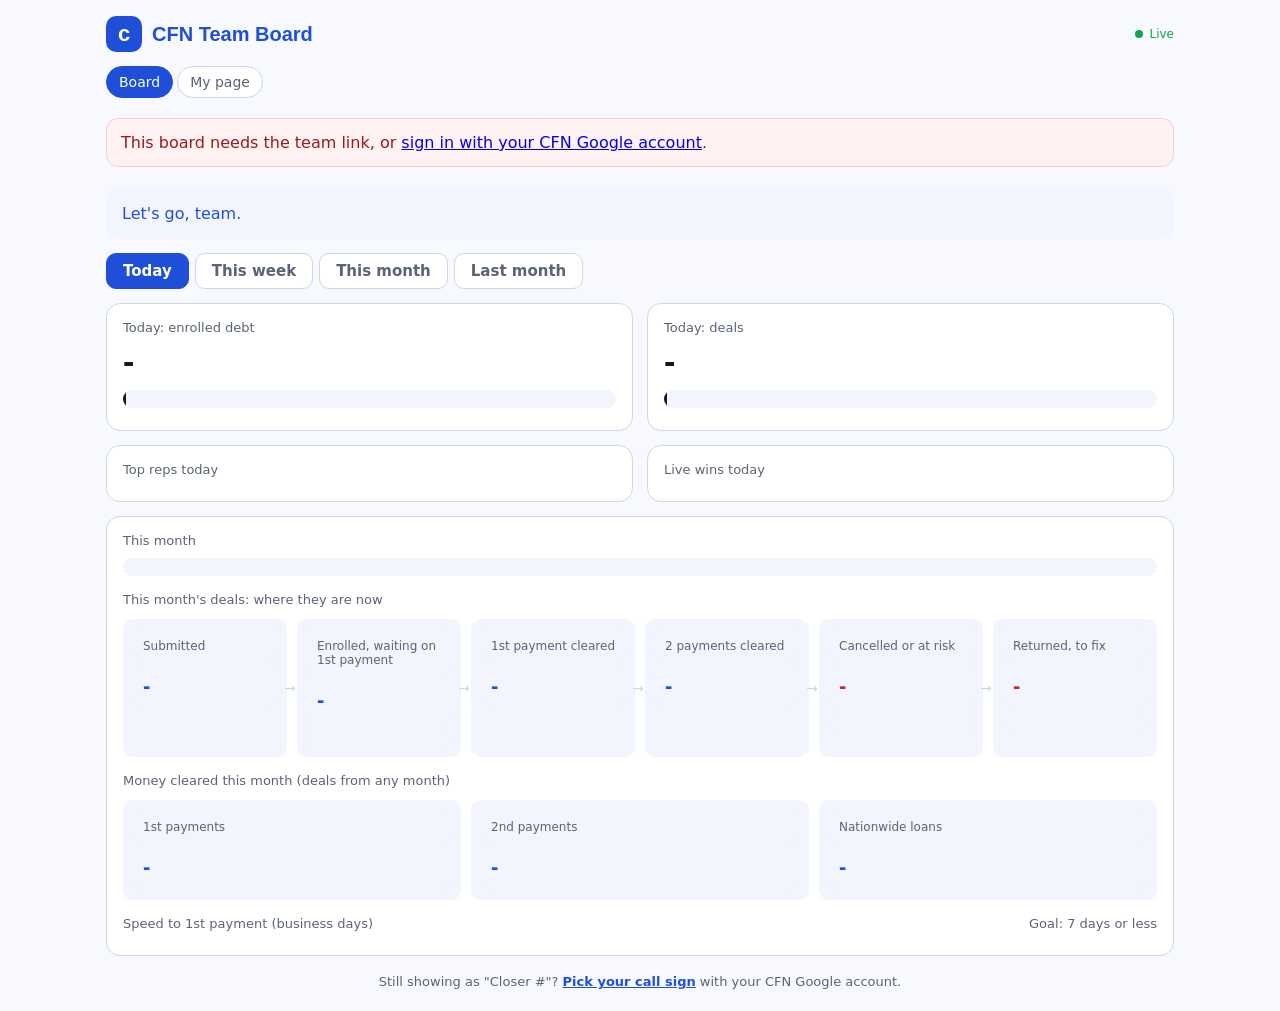
<file: index.html>
<!doctype html>
<html lang="en">
<head>
<meta charset="utf-8">
<meta name="viewport" content="width=device-width, initial-scale=1">
<meta name="robots" content="noindex, nofollow">
<meta name="referrer" content="no-referrer">
<meta http-equiv="Content-Security-Policy" content="default-src 'self'; script-src 'self' 'unsafe-inline'; style-src 'self' 'unsafe-inline' https://fonts.googleapis.com; font-src https://fonts.gstatic.com; img-src 'self' data:; connect-src https://bseyusrbjztybfgjfbja.supabase.co; worker-src blob:; base-uri 'none'; form-action 'none'; object-src 'none'">
<title>CFN Team Board</title>
<link rel="preconnect" href="https://fonts.googleapis.com">
<link rel="stylesheet" href="https://fonts.googleapis.com/css2?family=Inter:wght@400;500;700&family=Quicksand:wght@500;700&display=swap">
<link rel="icon" href="logo.svg" type="image/svg+xml">
<link rel="stylesheet" href="board.css?v=75b227b-1795117482">
<link rel="stylesheet" href="coach.css?v=75b227b-1795117482">
<script src="config.js?v=75b227b-1795117482"></script>
<script src="confetti.browser.js?v=75b227b-1795117482"></script>
<style>
/* Sales contest card: standings by call sign, a cut line, who is out greyed. */
.contest{margin-bottom:14px;border:2px solid var(--blue)}
.contest ol.leaders li.out{opacity:.45}
.contest ol.leaders li.won b{color:#16A34A}
.contest ol.leaders li.cutline{justify-content:center;border-bottom:2px dashed #B91C1C;color:#B91C1C;font-size:12px;font-weight:700;letter-spacing:.04em;text-transform:uppercase;padding:2px 0}
.contest .win{font-size:18px;font-weight:700;color:#16A34A;margin:6px 0}
.ctteams{display:flex;gap:10px;flex-wrap:wrap;margin:8px 0}
.ctteams div{flex:1;min-width:120px;background:var(--tint);border-radius:10px;padding:8px 10px}
.ctteams div.won{outline:2px solid #16A34A}
.ctteams .v{font-size:22px;font-weight:700;color:var(--blue);font-family:Quicksand,Inter,sans-serif}
body.tv .contest ol.leaders li{font-size:24px} body.tv .ctteams .v{font-size:34px} body.tv .contest .win{font-size:28px}
</style>
</head>
<body>
<div class="wrap">
  <header>
    <div class="brand"><div class="mark" aria-label="ChangeFN">c</div><div><h1>CFN Team Board</h1><div class="date" id="date"></div></div></div>
    <div class="hdr-right"><div class="live" id="live" aria-live="polite"><i></i><span>Live</span></div>
      <button class="signout tvhide" id="signout" hidden>Sign out</button></div>
  </header>
  <nav class="nav" id="nav"><a href="/" aria-current="page">Board</a><a href="/me">My page</a></nav>
  <div id="error" class="err" hidden></div>
  <div class="banner idle" id="banner" aria-live="polite"><span id="bannerText">Let's go, team.</span></div>

  <section class="card contest" id="contest" hidden aria-labelledby="ctTitle">
    <p class="label"><span id="ctTitle"></span><span id="ctLeft"></span></p>
    <div class="note" id="ctRule"></div>
    <div class="win" id="ctWin" hidden></div>
    <div class="ctteams" id="ctTeams" hidden></div>
    <ol class="leaders" id="ctRows"></ol>
    <div class="note" id="ctFoot"></div>
  </section>

  <div class="pswitch tabs" role="group" aria-label="Show the board for"><button data-p="day" aria-pressed="true">Today</button><button data-p="week" aria-pressed="false">This week</button><button data-p="month" aria-pressed="false">This month</button><button data-p="last_month" aria-pressed="false">Last month</button></div>

  <div class="grid">
    <section class="card" aria-labelledby="t-debt" id="cardDebt" data-set="day">
      <p class="label"><span id="t-debt">Today: enrolled debt</span><span id="debtGoal"></span></p>
      <div class="big num" id="debtBig">-</div><div class="sub" id="debtSub"></div>
      <div class="bar" role="img" id="debtBarWrap"><div class="fill" id="debtBar" style="width:0"></div><div class="pace" id="debtPace" title="Where we should be by now"></div></div>
      <div class="note" id="debtNote"></div>
    </section>
    <section class="card" aria-labelledby="t-deals" id="cardDeals" data-set="day">
      <p class="label"><span id="t-deals">Today: deals</span><span id="dealsGoal"></span></p>
      <div class="big num" id="dealsBig">-</div><div class="sub" id="dealsSub"></div>
      <div class="bar" role="img" id="dealsBarWrap"><div class="fill" id="dealsBar" style="width:0"></div><div class="pace" id="dealsPace" title="Where we should be by now"></div></div>
      <div class="note" id="dealsNote"></div>
    </section>
  </div>

  <div class="grid">
    <section class="card" aria-labelledby="t-top">
      <p class="label"><span id="t-top">Top reps today</span></p>
      <div class="spot" id="spot" hidden></div>
      <ol class="leaders" id="leaders"></ol>
    </section>
    <section class="card" aria-labelledby="t-feed">
      <p class="label"><span id="t-feed">Live wins today</span></p>
      <ul class="feed" id="feed"></ul>
    </section>
  </div>

  <section class="card" aria-labelledby="t-month">
    <p class="label"><span id="t-month">This month</span><span id="monthGoal"></span></p>
    <div id="monthSum"><div class="sub" id="monthLine"></div>
    <div class="bar"><div class="fill" id="monthBar" style="width:0"></div></div></div>
    <p class="label sec"><span>This month's deals: where they are now</span><span class="clickhint" hidden>Tap any number to see the deals</span></p>
    <div class="pipe funnel">
      <div data-set="month_submitted"><div class="k">Submitted</div><div class="v num" id="pSub">-</div></div>
      <div data-set="month_enrolled"><div class="k">Enrolled, waiting on 1st payment</div><div class="v num" id="pEnr">-</div><div class="tip" id="pDue" data-set="month_first_due"></div></div>
      <div data-set="month_first_cleared"><div class="k">1st payment cleared</div><div class="v num" id="pOne">-</div></div>
      <div data-set="month_two_cleared"><div class="k">2 payments cleared</div><div class="v num" id="pTwoC">-</div></div>
      <div data-set="month_lost" class="lost"><div class="k">Cancelled or at risk</div><div class="v num" id="pLost">-</div><div class="tip" id="pLostN"></div></div>
      <div data-set="month_returned" class="lost"><div class="k">Returned, to fix</div><div class="v num" id="pRet">-</div><div class="tip" id="pRetN"></div></div>
    </div>
    <p class="label sec"><span>Money cleared this month (deals from any month)</span></p>
    <div class="pipe">
      <div data-set="cleared_first"><div class="k">1st payments</div><div class="v num" id="pAct">-</div></div>
      <div data-set="cleared_second"><div class="k">2nd payments</div><div class="v num" id="pTwo">-</div></div>
      <div><div class="k">Nationwide loans</div><div class="v num" id="pNw">-</div></div>
    </div>
    <p class="label sec"><span>Speed to 1st payment (business days)</span><span>Goal: <span id="fpMax">7</span> days or less</span></p>
    <div class="fp" id="fp" hidden>
      <div data-set="speed_day"><div class="k">Today: submitted to 1st payment</div><div class="v num" id="fpDayAvg">-</div><div class="tip" id="fpDayN"></div></div>
      <div data-set="speed_month"><div class="k">This month: enrolled to 1st payment</div><div class="v num" id="fpAvg">-</div><div class="tip" id="fpN"></div></div>
    </div>
  </section>
  <p class="note tvhide" style="text-align:center;margin:18px 0 6px">Still showing as "Closer #"? <a href="/me" style="color:var(--blue);font-weight:600">Pick your call sign</a> with your CFN Google account.</p>
</div>
<div class="panel" id="panel" hidden role="dialog" aria-modal="true" aria-labelledby="pnTitle">
  <div class="pbox"><div class="phead"><h2 id="pnTitle"></h2><button id="pnClose" aria-label="Close">&times;</button></div>
    <div class="note" id="pnSum"></div>
    <div class="ptable"><table><thead id="pnHead"></thead><tbody id="pnRows"></tbody></table></div></div>
</div>
<div class="overlay" id="overlay" role="alert"><div><h2 id="ovTitle">GOAL HIT!</h2><p id="ovText"></p></div></div>

<script>
(() => {
  const $ = (id) => document.getElementById(id);
  const params = new URLSearchParams(location.hash.slice(1));
  const tv = params.has("tv") || new URLSearchParams(location.search).has("tv");
  if (tv) document.body.classList.add("tv");
  let key = params.get("k");
  try { if (key) localStorage.setItem("cfnBoardKey", key); else key = localStorage.getItem("cfnBoardKey"); } catch {}
  const whole = (n) => (n === null || n === undefined ? "-" : Math.round(n));
  const money = (n) => n >= 1e6 ? "$" + (n / 1e6).toFixed(2) + "M" : "$" + Math.round(n / 1000) + "K";
  const ago = (iso) => { const m = Math.max(0, Math.round((Date.now() - Date.parse(iso)) / 60000)); return m < 1 ? "now" : m < 60 ? m + "m" : m < 1440 ? Math.round(m / 60) + "h" : Math.round(m / 1440) + "d"; };
  const esc = (s) => String(s ?? "").replace(/[&<>"']/g, (c) => ({ "&": "&amp;", "<": "&lt;", ">": "&gt;", '"': "&quot;", "'": "&#39;" }[c]));
  let who = {};
  const label = (n) => esc(n) + (who[n] ? ` <span class="when">${esc(who[n])}</span>` : "");
  let period = "day", data = null, lastFeedKey = null, celebrated = {}, lastOk = 0;
  const showErr = (t) => { $("error").hidden = !t; $("error").textContent = t || ""; };
  let session = null, manager = false, owner = false;
  try { session = localStorage.getItem("cfn_session"); manager = localStorage.getItem("cfn_manager") === "1"; owner = manager && localStorage.getItem("cfn_owner") === "1"; } catch {}
  // Sign out: ends the session and forgets the saved team link on this device.
  if (session || key) $("signout").hidden = false;
  $("signout").onclick = async () => {
    if (session) await fetch(window.BOARD_API + "/logout", { method: "POST", headers: { Authorization: "Bearer " + session } }).catch(() => {});
    try { ["cfn_session", "cfn_manager", "cfn_owner", "cfnBoardKey"].forEach((k) => localStorage.removeItem(k)); } catch {}
    location.replace("/");
  };
  if (manager) $("nav").querySelector('a[href="/me"]').textContent = "Staff";
  if (session) $("nav").querySelector('a[href="/me"]').insertAdjacentHTML("afterend", '<a href="/coach">Coach</a><a href="/underwriting">Underwriting</a>');
  // Same tabs, same order as the staff page (web/me.html): Finance for owners, then the manager tabs.
  if (owner) $("nav").insertAdjacentHTML("beforeend", '<a href="/me#finance">Finance</a>');
  if (manager) $("nav").insertAdjacentHTML("beforeend", '<a href="/me#payroll">Payroll</a><a href="/me#team">Team pay</a><a href="/me#onboarding">Onboarding</a><a href="/me#report">Reports</a><a href="/me#deals">Deals</a><a href="/me#saves">Saves</a><a href="/me#calls">Calls</a><a href="/me#contests">Contests</a><a href="/me#hr">HR</a><a href="/me#coach">Coach library</a>');
  if (!key && !session) { $("error").hidden = false; $("error").innerHTML = 'This board needs the team link, or <a href="/me">sign in with your CFN Google account</a>.'; return; }

  function bar(fillId, paceId, pct, pacePct, hit) {
    $(fillId).style.width = Math.min(100, pct || 0) + "%";
    $(fillId).classList.toggle("hit", !!hit);
    if (paceId) $(paceId).style.left = "calc(" + Math.min(100, pacePct || 0) + "% - 1px)";
  }
  function confetti(big) {
    if (!window.confetti || matchMedia("(prefers-reduced-motion: reduce)").matches) return;
    const colors = ["#1F4FD8", "#16A34A", "#D4A017", "#FFFFFF"];
    window.confetti({ particleCount: big ? 220 : 90, spread: big ? 120 : 70, origin: { y: 0.3 }, colors });
    if (big) setTimeout(() => window.confetti({ particleCount: 160, spread: 140, origin: { y: 0.4 }, colors }), 600);
  }
  function celebrate(kind, text, title) {
    $("ovTitle").textContent = title || (kind === "week" ? "WEEKLY GOAL HIT!" : "DAILY GOAL HIT!");
    $("ovText").textContent = text;
    $("overlay").classList.add("show"); confetti(true);
    setTimeout(() => $("overlay").classList.remove("show"), 8000);
  }
  $("overlay").onclick = () => $("overlay").classList.remove("show");
  // One switch for the page: the debt and deals cards, Top reps, and the wins list all follow it. Last month is a closed
  // book (final numbers, no pace, no click-through) and is not in the TV cycle.
  const PERIODS = ["day", "week", "month"], LAST = "last_month";
  try { const p = localStorage.getItem("cfnBoardPeriod"); if (PERIODS.includes(p) || p === LAST) period = p; } catch {}
  function renderPeriod() {
    if (period === LAST && data && !data.last_month) period = "month"; // an older server without last month
    document.querySelectorAll(".pswitch button").forEach((x) => x.setAttribute("aria-pressed", x.dataset.p === period));
    if (!data) return;
    const d = data, g = d.goals || {}, P = d[period], last = period === LAST;
    const when = period === "day" ? "today" : period === "week" ? "this week" : last ? "in " + P.label : "this month";
    const name = period === "day" ? "Today" : period === "week" ? "This week" : last ? P.label : "This month";
    const goal = period === "day" ? g.daily : period === "week" ? g.weekly : last ? P.goal : g.month;
    const goalDeals = period === "day" ? g.daily_deals : period === "week" ? g.weekly_deals : last ? P.goal_deals : g.month_deals;
    const set = period === "month" ? "month_submitted" : period;
    const retSet = period === "month" ? "month_returned" : "returned_" + period;
    const pace = (pct) => last ? "final" : pct >= P.pace_pct ? "ahead of pace" : "behind pace";
    const left = period === "month" ? ` · ${P.workdays_left} working day${P.workdays_left === 1 ? "" : "s"} left` : "";
    // Last month: the cards open nothing (the deals panel has no last-month set) and the pace marker is gone.
    if (last) { delete $("cardDebt").dataset.set; delete $("cardDeals").dataset.set; } else { $("cardDebt").dataset.set = set; $("cardDeals").dataset.set = set; }
    $("debtPace").style.display = last ? "none" : ""; $("dealsPace").style.display = last ? "none" : "";
    $("t-debt").textContent = name + ": enrolled debt"; $("t-deals").textContent = name + ": deals";
    $("debtGoal").textContent = goal ? "Goal " + money(goal) : "";
    $("debtBig").textContent = money(P.debt);
    $("debtSub").textContent = `${P.debt_pct ?? 0}% of goal${P.avg_deal ? " · avg " + money(P.avg_deal) + " per deal" : ""}`;
    bar("debtBar", "debtPace", P.debt_pct, P.pace_pct, P.goal_hit);
    $("debtBarWrap").setAttribute("aria-label", `${P.debt_pct ?? 0}% of the goal ${when}`);
    $("debtNote").textContent = last ? (P.goal_hit ? `Goal hit! · ${P.label}: final` : goal ? `${money(Math.max(0, goal - P.debt))} short of goal · ${P.label}: final` : `${P.label}: final`)
      : (P.goal_hit ? (period === "day" ? "Goal hit! Keep stacking." : "Goal hit!") : goal ? `${money(Math.max(0, goal - P.debt))} to go · ${pace(P.debt_pct)}` : "") + left;
    $("dealsGoal").textContent = goalDeals ? "Goal " + whole(goalDeals) : "";
    $("dealsBig").textContent = P.deals;
    $("dealsSub").innerHTML = `deal${P.deals === 1 ? "" : "s"} ${when}${goalDeals ? ` · ${P.deals_pct ?? 0}% of goal` : ""}${P.returned?.deals ? ` · <span${last ? "" : ` data-set="${retSet}"`} class="neg">${P.returned.deals} returned to fix (${money(P.returned.debt)})</span>` : ""}`;
    const dealsHit = goalDeals && P.deals >= goalDeals;
    bar("dealsBar", "dealsPace", P.deals_pct, P.pace_pct, dealsHit);
    $("dealsBarWrap").setAttribute("aria-label", `${P.deals_pct ?? 0}% of the deal goal ${when}`);
    $("dealsNote").textContent = last ? (dealsHit ? `Deal goal hit! · ${P.label}: final` : goalDeals ? `${whole(Math.max(0, goalDeals - P.deals))} short of goal · ${P.label}: final` : `${P.label}: final`)
      : dealsHit ? "Deal goal hit!" : goalDeals ? `${whole(Math.max(0, goalDeals - P.deals))} to go · ${pace(P.deals_pct)}` : "";
    // The month card's summary line repeats the big cards when Month is picked.
    $("monthSum").hidden = period === "month"; $("monthGoal").hidden = period === "month";
    renderLeaders(when); renderFeed(when);
  }
  function renderLeaders(when) {
    // Month and last month rank on deals that stuck (stickLeaders in src/board.ts); last month's rows open nothing.
    const last = period === LAST, stuck = last || period === "month";
    const list = period === "day" ? data.top_today : period === "week" ? data.top_week : last ? (data.last_month.top || []) : (data.top_month || []);
    $("t-top").textContent = "Top reps " + when + (stuck ? " (deals that stuck)" : "");
    const stick = (r) => stuck && r.stick !== null && r.stick !== undefined ? ` · <span class="stick" title="Share of their deals since June that were not cancelled or returned">${r.stick}% stick</span>` : "";
    const open = (r) => last ? "" : ` data-set="${period === "month" ? "month_submitted" : period}" data-rep="${esc(r.name)}"`;
    const top = list[0];
    $("spot").hidden = !top;
    if (top) $("spot").innerHTML = `<span class="crown" aria-hidden="true">&#9819;</span><div><div class="k">Top agent ${when}${stuck ? " (deals that stuck)" : ""}</div><div class="who">${label(top.name)}</div><div class="what">${money(top.debt)} ${stuck ? "net" : "enrolled"} · ${top.deals} deal${top.deals === 1 ? "" : "s"}${stick(top)}</div></div>`;
    $("leaders").innerHTML = list.length ? list.map((r, i) => `<li${open(r)}><span><span class="rank">${i + 1}.</span>${i === 0 ? '<span class="crown" aria-label="leader">&#9819;</span> ' : ""}${label(r.name)}</span><span><b class="size">${money(r.debt)}</b> <span class="when">· ${r.deals} deal${r.deals === 1 ? "" : "s"}${stick(r)}</span></span></li>`).join("")
      : last ? `<li class="empty">No deals ${when}.</li>` : `<li class="empty">First deal ${when} takes the crown.</li>`;
  }
  function renderFeed(when) {
    // Week and month: the latest 15, so the list stays next to Top reps instead of running down the page.
    // Last month: the server sends the newest 15 of its deals; "latest 15" shows when the month had more.
    const last = period === LAST;
    const all = (period === "day" ? data.feed : period === "week" ? data.feed_week : last ? data.last_month.feed : data.feed_month) || [];
    const list = period === "day" ? all : all.slice(0, 15);
    const set = period === "month" ? "month_submitted" : period;
    const more = last ? data.last_month.deals > list.length : all.length > list.length;
    const day = (iso) => new Date(iso).toLocaleDateString("en-US", { month: "short", day: "numeric" });
    $("t-feed").textContent = period === "day" ? "Live wins today" : `Wins ${when}` + (more ? ` (latest ${list.length})` : "");
    $("feed").innerHTML = list.length ? list.map((f) => `<li${f.kind === "deal" && !last ? ` data-set="${set}" data-rep="${esc(f.name)}"` : ""}><span>${f.kind === "loan" ? "&#127974;" : "&#127942;"} ${label(f.name)} · ${f.kind === "loan" ? "Nationwide loan" : "deal"}${f.debt ? ` <b class="size">${money(f.debt)}</b>` : ""}</span><span class="when">${last ? day(f.at) : ago(f.at)}</span></li>`).join("")
      : last ? `<li class="empty">No wins ${when}.</li>` : `<li class="empty">No wins yet ${when}. Be first.</li>`;
  }
  const pick = (p) => { period = p; try { localStorage.setItem("cfnBoardPeriod", p); } catch {} renderPeriod(); };
  document.querySelectorAll(".pswitch button").forEach((x) => x.onclick = () => pick(x.dataset.p));
  if (tv) setInterval(() => { period = PERIODS[(PERIODS.indexOf(period) + 1) % 3]; renderPeriod(); }, 15000);
  renderPeriod();

  // Sales contest: standings by call sign, time to the next cut or the end, a cut line, who is out greyed.
  const names = (a) => a.length <= 1 ? a.join("") : a.slice(0, -1).join(", ") + " and " + a[a.length - 1];
  const left = (iso) => { const m = Math.max(0, Math.round((Date.parse(iso) - Date.now()) / 60000)); return m >= 1440 ? Math.floor(m / 1440) + "d " + Math.floor((m % 1440) / 60) + "h" : m >= 60 ? Math.floor(m / 60) + "h " + (m % 60) + "m" : m + "m"; };
  function renderContest(c) {
    $("contest").hidden = !c;
    if (!c) return;
    const pts = (n) => c.metric === "debt" ? money(n) : n + " deal" + (n === 1 ? "" : "s");
    $("ctTitle").innerHTML = "&#127942; " + esc(c.name);
    $("ctLeft").textContent = c.status === "ended" ? "Final" : c.next_at ? (Date.parse(c.next_at) > Date.now() ? c.next_label + " in " + left(c.next_at) : "Final count in a few minutes") : "Live";
    $("ctRule").textContent = [c.kind_label + (c.day ? `, day ${c.day} of ${c.days}` : ""), c.kind === "rumble" && c.status !== "ended" ? (c.last_day ? "Last day: most wins" : "Bottom half out at close") : "",
      c.kind === "first_to" ? "First to " + pts(c.target) : "", c.prize ? "Prize: " + c.prize : ""].filter(Boolean).join(" · ");
    $("ctWin").hidden = c.status !== "ended";
    $("ctWin").textContent = c.winners.length ? (c.winners.length > 1 ? "Co-winners: " : "Winner: ") + names(c.winners) : "Ended with no winner.";
    $("ctTeams").hidden = !c.teams;
    $("ctTeams").innerHTML = (c.teams || []).map((t) => `<div class="${t.won ? "won" : ""}"><div class="k">${esc(t.team)}</div><div class="v">${pts(t.points)}</div></div>`).join("");
    const rows = c.rows, lastSafe = c.cut_need !== null ? rows.reduce((n, r, i) => r.safe ? i : n, -1) : -1;
    // At most 8 rows (TV never scrolls, and the rest of the board stays in view); the rest is one "and N more" line.
    const cap = 8, shown = rows.length > cap + 1 ? rows.slice(0, cap) : rows;
    $("ctRows").innerHTML = shown.map((r, i) => `<li class="${r.out_day ? "out" : ""}${r.won ? " won" : ""}"><span><span class="rank">${r.rank ?? "-"}.</span>${r.won ? '<span class="crown" aria-label="winner">&#9819;</span> ' : ""}${label(r.name)}${r.team ? ` <span class="when">${esc(r.team)}</span>` : ""}${r.out_day ? ` <span class="when">out day ${r.out_day}</span>` : ""}</span><b class="size">${pts(r.points)}</b></li>`
      + (i === lastSafe && i < rows.length - 1 ? `<li class="cutline"><span>Cut line: ${pts(c.cut_need)}</span></li>` : "")).join("")
      + (shown.length < rows.length ? `<li class="more"><span class="when">and ${rows.length - shown.length} more${lastSafe >= shown.length ? ` (cut line: ${pts(c.cut_need)})` : ""}</span></li>` : "");
    $("ctFoot").textContent = c.cuts.length ? c.cuts.map((x) => `Day ${x.day} out: ${x.out.length ? names(x.out) : "nobody"}`).join(" · ") : "";
    // Cuts and the winner get the full-screen moment once per event (per device), only while it is fresh.
    const fresh = (iso) => iso && Date.now() - Date.parse(iso) < 2 * 3600000;
    const events = c.cuts.filter((x) => fresh(x.made_at) && x.out.length).map((x) => ["cut" + x.day, `DAY ${x.day} CUT!`, "Out today: " + names(x.out)]);
    if (c.status === "ended" && c.winners.length && fresh(c.ended_at)) events.push(["win", c.winners.length > 1 ? "CO-WINNERS!" : "WINNER!", names(c.winners) + (c.prize ? " · " + c.prize : "")]);
    for (const [ev, title, text] of events.reverse()) {
      const store = "cfnContest_" + c.contest_id + "_" + ev;
      let seen = celebrated[store] === "1"; try { seen = seen || localStorage.getItem(store) === "1"; } catch {}
      if (seen) continue;
      for (const [e2] of events) { celebrated["cfnContest_" + c.contest_id + "_" + e2] = "1"; try { localStorage.setItem("cfnContest_" + c.contest_id + "_" + e2, "1"); } catch {} }
      celebrate("contest", text, title); break; // the newest moment only
    }
  }

  function render(d) {
    data = d;
    const g = d.goals || {};
    $("date").textContent = new Date(d.as_of).toLocaleDateString("en-US", { weekday: "short", month: "short", day: "numeric", timeZone: "America/Los_Angeles" });
    $("monthGoal").textContent = g.month ? "Monthly goal " + money(g.month) + " · " + g.month_deals + " deals" : "";
    $("monthLine").textContent = `${money(d.month.debt)} · ${d.month.deals} deals${d.month.avg_deal ? " · avg " + money(d.month.avg_deal) + " per deal" : ""} · ${d.month.debt_pct ?? 0}% · ${d.month.workdays_left} working day${d.month.workdays_left === 1 ? "" : "s"} left`;
    bar("monthBar", null, d.month.debt_pct, 0, d.month.debt_pct >= 100);
    const st = Object.fromEntries((d.pipeline_month || []).map((p) => [p.status, p.deals]));
    const sum = (...k) => k.reduce((s, x) => s + (st[x] || 0), 0);
    const fm = d.funnel_month || {};
    const subN = fm.submitted ?? d.month.deals;
    const share = (n) => `${n ?? 0}${subN ? `<small> ${Math.round(((n ?? 0) / subN) * 100)}%</small>` : ""}`;
    $("pSub").textContent = subN;
    $("pEnr").innerHTML = share(fm.enrolled ?? sum("Waiting For First Payment"));
    $("pDue").textContent = fm.first_due ? `${fm.first_due} first payments still to come` : "";
    $("pOne").innerHTML = share(fm.first_cleared); $("pTwoC").innerHTML = share(fm.two_cleared);
    $("pLost").innerHTML = share((fm.cancelled ?? 0) + (fm.at_risk ?? 0));
    $("pLostN").textContent = `${fm.cancelled ?? 0} cancelled · ${fm.at_risk ?? 0} at risk`;
    $("pRet").textContent = fm.returned ?? 0; $("pRetN").textContent = fm.returned ? money(fm.returned_debt) + " debt" : "";
    $("pAct").textContent = d.payments_month?.first ?? 0; $("pTwo").textContent = d.payments_month?.second ?? 0;
    $("pNw").textContent = d.nationwide_loans_month ?? 0;
    const fp = d.first_pay_month, fd = d.first_pay_day;
    $("fp").hidden = !(fp?.deals || fd?.deals);
    const days = (x) => x?.deals ? `${x.avg_business_days} <small>days avg</small>` : "-";
    const within = (x) => x?.deals ? `${x.within_fast} of ${x.deals} within ${x.fast_max} days (${x.within_fast_pct}%)` : "No deals with a 1st payment date yet";
    if (fp) $("fpMax").textContent = fp.fast_max;
    $("fpDayAvg").innerHTML = days(fd); $("fpDayN").textContent = within(fd);
    $("fpAvg").innerHTML = days(fp); $("fpN").textContent = within(fp);
    renderPeriod();
    renderContest(d.contest);
    // New win since last look: banner + confetti. First load just shows the latest.
    const top = d.feed.find((f) => f.kind === "deal");
    const k = top ? top.name + top.at : null;
    if (top) $("banner").classList.remove("idle");
    if (top) $("bannerText").innerHTML = `<b>${esc(top.name)}</b> ${lastFeedKey === null ? "had the latest deal" : "just submitted a deal!"} · Team is at ${d.day.deals} of ${whole(g.daily_deals)} today.`;
    if (lastFeedKey !== null && k && k !== lastFeedKey) confetti(false);
    lastFeedKey = k;
    // Celebrate each goal once per day (daily) or once per week (weekly), even across page reloads.
    const t = new Date(d.today + "T12:00:00Z"), monday = new Date(t.getTime() - ((t.getUTCDay() + 6) % 7) * 86400000).toISOString().slice(0, 10);
    for (const [kind, hit, tag] of [["day", d.day.goal_hit, d.today], ["week", d.week.goal_hit, monday]]) {
      const store = "cfnCelebrated_" + kind;
      let seen = celebrated[store] === tag; try { seen = seen || localStorage.getItem(store) === tag; } catch {}
      if (hit && !seen) { celebrated[store] = tag; try { localStorage.setItem(store, tag); } catch {} celebrate(kind, kind === "day" ? `${d.day.deals} deals today. Huge team effort!` : `${d.week.deals} deals this week!`); }
    }
  }
  async function load() {
    try {
      const r = await fetch(window.BOARD_API + (key ? "?k=" + encodeURIComponent(key) : ""), { cache: "no-store", headers: session ? { Authorization: "Bearer " + session } : {} });
      if (r.status === 401) {
        if (key && session) { key = null; try { localStorage.removeItem("cfnBoardKey"); } catch {} return load(); } // old team link: fall back to sign-in
        $("error").hidden = false; $("error").innerHTML = key ? "This team link no longer works. Ask a manager for the new one." : 'Your sign-in ended. <a href="/me">Sign in again</a>.'; return;
      }
      if (!r.ok) throw new Error("status " + r.status);
      const j = await r.json(); who = j.who || {};
      render(j); showErr(""); lastOk = Date.now();
    } catch { /* keep the last numbers; the Live dot turns gray */ }
    $("live").classList.toggle("stale", Date.now() - lastOk > 90000);
    $("live").querySelector("span").textContent = Date.now() - lastOk > 90000 ? "Reconnecting" : "Live";
  }
  // Tap a number: the deals behind it. Signed-in managers see everyone; a closer sees their own. Not on the team link or TV.
  // Signed out (for example a link opened inside Telegram, Gmail, or Messages, which keep their own sign-in): a tap explains why
  // and offers sign-in, then brings them back here.
  const canClick = !tv;
  document.body.classList.toggle("can-click", canClick);
  document.querySelectorAll(".clickhint").forEach((x) => x.hidden = !canClick);
  const dollars = (n) => n === null || n === undefined ? "" : "$" + Math.round(n).toLocaleString("en-US");
  const shortDay = (s) => s ? new Date(s.length === 10 ? s + "T12:00:00Z" : s).toLocaleDateString("en-US", { month: "short", day: "numeric", timeZone: "America/Los_Angeles" }) : "";
  function closePanel() { $("panel").hidden = true; document.body.classList.remove("noscroll"); }
  async function openDeals(set, rep) {
    $("panel").hidden = false; document.body.classList.add("noscroll");
    if (!session) {
      $("pnTitle").textContent = "Sign in to see the deals"; $("pnHead").innerHTML = ""; $("pnRows").innerHTML = "";
      $("pnSum").innerHTML = 'The deals behind each number are for signed-in CFN managers and closers. If you opened this link from Telegram, Gmail, or Messages, sign in here once. <a class="full" id="pnSignIn" href="/me">Sign in with Google</a>';
      $("pnSignIn").onclick = () => { try { localStorage.setItem("cfn_next", location.pathname + location.search); } catch {} };
      return;
    }
    $("pnTitle").textContent = "Loading..."; $("pnSum").textContent = ""; $("pnRows").innerHTML = ""; $("pnHead").innerHTML = "";
    try {
      const r = await fetch(window.BOARD_API + "/deals?set=" + encodeURIComponent(set) + (rep ? "&rep=" + encodeURIComponent(rep) : ""), { headers: { Authorization: "Bearer " + session }, cache: "no-store" });
      const j = await r.json().catch(() => ({}));
      if (!r.ok) throw new Error(j.error || "Could not load the deals.");
      const speed = set.startsWith("speed_");
      $("pnTitle").textContent = j.title + (rep ? " · " + rep : "") + (manager ? "" : " (your deals)");
      const full = `/me#deals?set=${encodeURIComponent(set)}${rep ? "&rep=" + encodeURIComponent(rep) : ""}`;
      $("pnSum").innerHTML = `${j.count} deal${j.count === 1 ? "" : "s"} · ${dollars(j.total_debt)} debt${j.truncated ? " · showing the first 500" : ""} · ${manager ? `<a href="${full}" class="full">Open full list (filter, sort, download)</a>` : ""}`;
      const why = j.rows.some((x) => x.reason);
      $("pnHead").innerHTML = `<tr><th>When</th><th>Closer</th><th>Forth ID</th><th>Client</th><th>Debt</th><th>Status now</th><th>1st payment</th><th>Paid</th>${speed ? "<th>Days</th>" : ""}${why ? "<th>Why</th>" : ""}</tr>`;
      $("pnRows").innerHTML = j.rows.length ? j.rows.map((x) => `<tr><td>${shortDay(x.at)}</td><td>${esc(x.shown_as)}${x.shown_as !== x.closer ? ` <span class="when">${esc(x.closer)}</span>` : ""}</td>
        <td>${esc(x.forth_id)}</td><td>${esc(x.client)}</td><td>${dollars(x.debt)}</td><td>${esc(x.status ?? "")}</td>
        <td>${shortDay(x.first_payment)}${x.first_cleared ? ' <span class="ok">&#10003;</span>' : ""}</td><td>${x.payments_cleared >= 2 ? "2+" : x.payments_cleared}</td>${speed ? `<td><b>${x.days}</b></td>` : ""}${why ? `<td style="white-space:normal;min-width:200px">${esc(x.reason || "")}</td>` : ""}</tr>`).join("")
        : `<tr><td colspan="9" class="empty">No deals in this number.</td></tr>`;
    } catch (e) { $("pnTitle").textContent = "Deals"; $("pnSum").textContent = e.message; }
  }
  document.addEventListener("click", (e) => {
    if (e.target === $("panel") || e.target.closest("#pnClose")) return closePanel();
    if (!canClick || e.target.closest("#panel, .tabs, a, button")) return;
    const el = e.target.closest("[data-set]");
    if (el) openDeals(el.dataset.set, el.dataset.rep);
  });
  addEventListener("keydown", (e) => { if (e.key === "Escape" && !$("panel").hidden) closePanel(); });

  load(); setInterval(load, 15000);
})();
</script>
<script src="coach.js?v=75b227b-1795117482"></script>
</body>
</html>
</file>
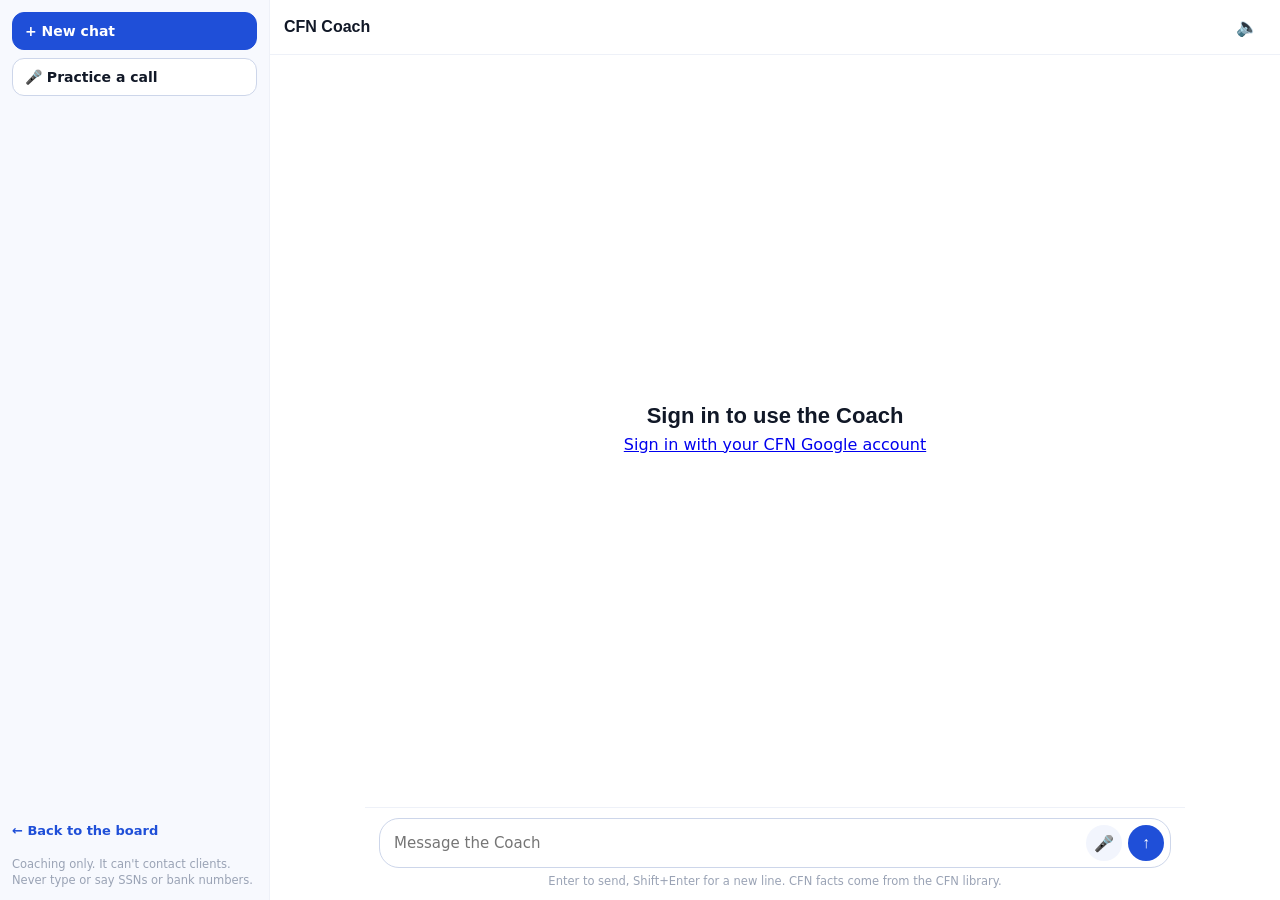
<file: coach.html>
<!doctype html>
<html lang="en">
<head>
<meta charset="utf-8">
<meta name="viewport" content="width=device-width, initial-scale=1, viewport-fit=cover">
<meta name="robots" content="noindex, nofollow">
<meta name="referrer" content="no-referrer">
<meta http-equiv="Content-Security-Policy" content="default-src 'self'; script-src 'self'; style-src 'self' 'unsafe-inline' https://fonts.googleapis.com; font-src https://fonts.gstatic.com; img-src 'self' data:; connect-src https://bseyusrbjztybfgjfbja.supabase.co; media-src 'self'; base-uri 'none'; form-action 'none'; object-src 'none'">
<title>CFN Coach</title>
<link rel="preconnect" href="https://fonts.googleapis.com">
<link rel="stylesheet" href="https://fonts.googleapis.com/css2?family=Inter:wght@400;500;600;700&family=Quicksand:wght@500;700&display=swap">
<link rel="icon" href="logo.svg" type="image/svg+xml">
<link rel="stylesheet" href="coach.css?v=75b227b-1795117482">
<script src="config.js?v=75b227b-1795117482"></script>
</head>
<body class="coach-page" data-coach-page="1">
<div id="coach" class="cc"></div>
<script src="coach.js?v=75b227b-1795117482"></script>
</body>
</html>
</file>
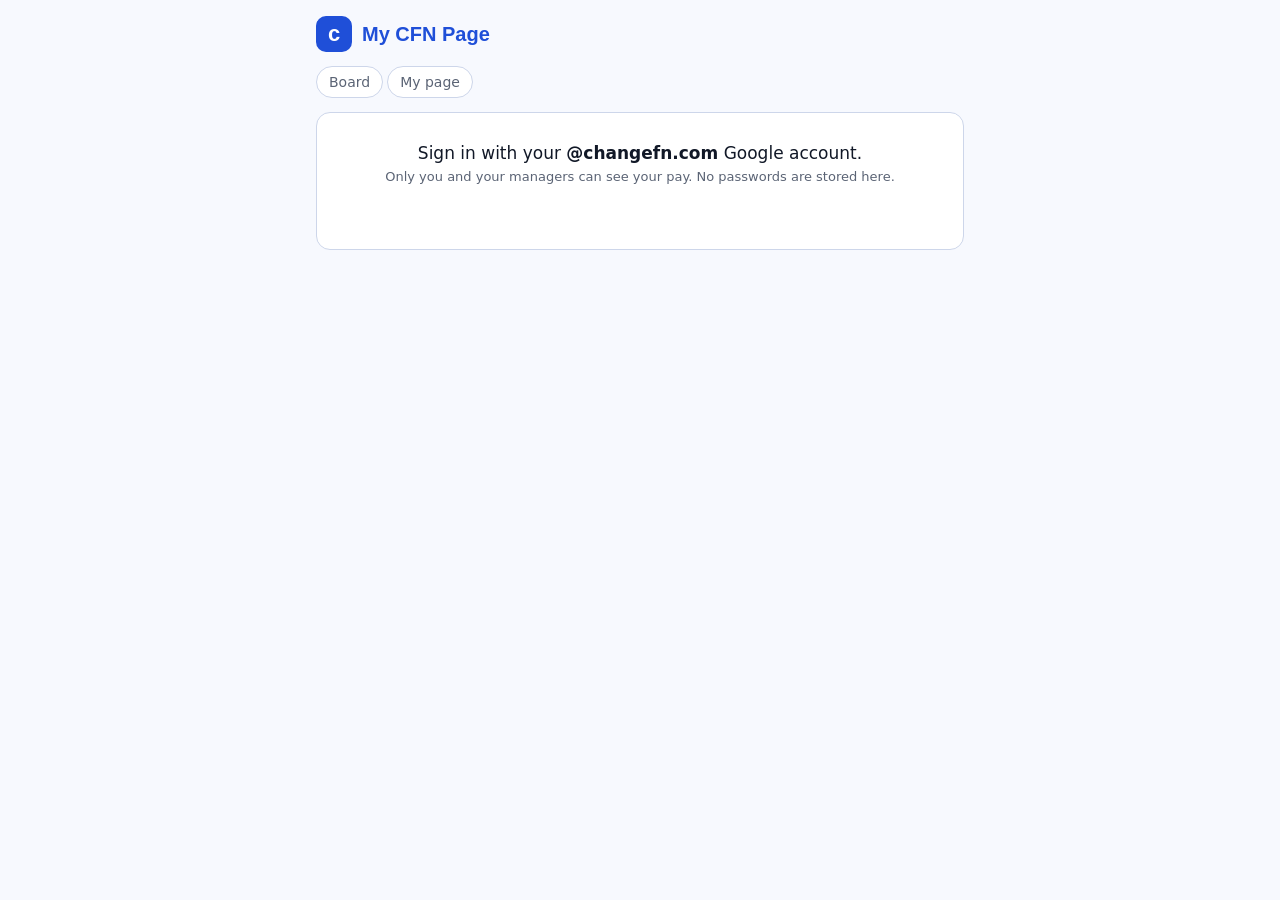
<file: me.html>
<!doctype html>
<html lang="en">
<head>
<meta charset="utf-8">
<meta name="viewport" content="width=device-width, initial-scale=1">
<meta name="robots" content="noindex, nofollow">
<meta name="referrer" content="no-referrer">
<meta http-equiv="Content-Security-Policy" content="default-src 'self'; script-src 'self' 'unsafe-inline' https://accounts.google.com/gsi/client; frame-src https://accounts.google.com/gsi/; style-src 'self' 'unsafe-inline' https://fonts.googleapis.com https://accounts.google.com/gsi/style; font-src https://fonts.gstatic.com; img-src 'self' data: https://*.googleusercontent.com; media-src https://bseyusrbjztybfgjfbja.supabase.co; connect-src https://bseyusrbjztybfgjfbja.supabase.co https://accounts.google.com/gsi/; base-uri 'none'; form-action 'none'; object-src 'none'">
<title>My CFN Page</title>
<link rel="stylesheet" href="https://fonts.googleapis.com/css2?family=Inter:wght@400;500;700&family=Quicksand:wght@500;700&display=swap">
<link rel="icon" href="logo.svg" type="image/svg+xml">
<link rel="stylesheet" href="board.css?v=75b227b-1795117482">
<link rel="stylesheet" href="coach.css?v=75b227b-1795117482">
<style>
.wrap{max-width:680px}
.three{display:grid;grid-template-columns:repeat(3,minmax(0,1fr));gap:10px}
.mini{background:var(--tint);border-radius:10px;padding:10px}
.mini .k{font-size:12px;color:var(--muted)} .mini .v{font-size:22px;font-weight:700;color:var(--blue);font-family:Quicksand,Inter,sans-serif}
input.f,select.f{padding:8px 10px;border:1px solid var(--line);border-radius:8px;font:inherit;width:100%;box-sizing:border-box}
button.go{background:var(--blue);color:#fff;border:0;border-radius:8px;padding:8px 14px;font:inherit;cursor:pointer}
button.link{background:none;border:0;color:var(--muted);font:inherit;font-size:13px;cursor:pointer;text-decoration:underline}
.row{display:flex;gap:8px;align-items:end;flex-wrap:wrap}
.row > label{flex:1;min-width:140px;font-size:13px;color:var(--muted)}
details{border-bottom:1px solid var(--tint);padding:8px 0}
details summary{display:flex;justify-content:space-between;cursor:pointer;font-size:15px;list-style:none}
details table{width:100%;font-size:13px;border-collapse:collapse;margin-top:8px}
details td,details th{text-align:left;padding:4px 2px;border-bottom:1px solid var(--tint)} details th{color:var(--muted);font-weight:500}
select.f{background:#fff}
[hidden]{display:none !important}
.ctwholist{display:grid;grid-template-columns:repeat(auto-fill,minmax(210px,1fr));gap:6px}
.ctwho{display:flex;justify-content:space-between;align-items:center;gap:8px;background:var(--tint);border-radius:8px;padding:6px 10px;font-size:14px;color:inherit}
.ctwho select.f{width:auto;padding:4px 6px}
/* First visit: a rep picks a call sign before anything else. */
#app.gate > :not(#csCard){display:none !important}
#app.gate #csCard{border:2px solid var(--blue)}
#app.gate #csAsk{font-size:16px;color:var(--ink)}
.pilot{display:flex;justify-content:center;margin:2px 0 6px}
.wings{width:100%;max-width:300px;height:auto}
#app:not(.gate) .wings{max-width:200px}
.pilot-h{font-size:18px;margin:4px 0 8px;color:var(--blue);text-align:center}
.pilot-list{margin:0 0 12px;padding-left:18px;font-size:14px;line-height:1.5}
.pilot-list li{margin:4px 0}
table.tt{width:100%;border-collapse:collapse;font-size:14px}
table.tt th,table.tt td{text-align:right;padding:6px 4px;border-bottom:1px solid var(--tint);white-space:nowrap}
table.tt th:first-child,table.tt td:first-child{text-align:left}
table.tt th{color:var(--muted);font-weight:500;font-size:12px}
table.onb td{text-align:center;vertical-align:top} table.onb th{text-align:center}
.ok{color:var(--win);font-weight:700} .wait{color:#B45309;font-size:12px}
button.go.small{padding:5px 10px;font-size:12px}
.filters{display:grid;grid-template-columns:repeat(auto-fit,minmax(150px,1fr));gap:8px;margin:4px 0 10px} .filters label{display:flex;flex-direction:column;gap:3px;font-size:12px;color:var(--muted)}
.actions{display:flex;gap:8px;align-items:center;flex-wrap:wrap;margin-bottom:10px} .go.ghost{background:#fff;color:var(--blue);border:1px solid var(--blue)}
.neg{color:#C62828} .coach{color:#93370D;font-weight:700}
.savebtn{display:inline-block;margin-top:6px;background:#1F4FD8;color:#fff;border-radius:8px;padding:5px 10px;font-size:12.5px;font-weight:600;text-decoration:none}
.savebtn.ai{background:#0E7C66;border:0;cursor:pointer;margin-left:6px;font-family:inherit}
.savebtn.ai[disabled]{background:#9AA3B2;cursor:default}
.two-tables{display:grid;grid-template-columns:1fr 1fr;gap:14px} @media (max-width:700px){.two-tables{grid-template-columns:1fr}}
table.why{width:100%} table.why td:first-child,table.why td:nth-child(2){white-space:normal} table.why td:not(:first-child){width:1%}
.deal{border-top:1px solid var(--tint);padding:9px 0;font-size:14px;line-height:1.45} .deal:first-child{border-top:none} .deal .st{font-weight:600} .deal .ai{margin-top:6px}
.cards{display:grid;grid-template-columns:repeat(auto-fill,minmax(300px,1fr));gap:10px} .ccard{border:1px solid var(--line);border-radius:12px;padding:12px} .ccard .note{margin-top:4px} .cc-h{font-size:15px} .cc-f{margin-top:8px;background:var(--tint);border-radius:8px;padding:8px;font-size:13.5px}
.preview{white-space:pre-wrap;background:var(--tint);border-radius:10px;padding:12px;max-height:420px;overflow:auto;font:13px/1.5 Inter,system-ui,sans-serif}
ul.list{list-style:none;margin:0;padding:0} ul.list li{display:flex;justify-content:space-between;gap:10px;padding:7px 0;border-bottom:1px solid var(--tint);font-size:14px}
table.tt tr.sum td{font-weight:700;border-top:2px solid var(--line)}
a.pill{display:inline-block;padding:6px 14px;border:1px solid var(--line);border-radius:999px;text-decoration:none;color:inherit;font-size:14px} a.pill[aria-current]{background:var(--blue,#1F4FD8);color:#fff;border-color:transparent}
.sc-card{border:1px solid var(--line);border-radius:12px;padding:12px;margin:0 0 10px} .sc-card.top{border-color:#C9A227;box-shadow:0 0 0 1px #C9A227 inset}
.sc-row{display:grid;grid-template-columns:1fr auto auto;gap:8px;align-items:center;font-size:14px;padding:3px 0} .sc-bar{display:inline-block;width:70px;height:8px;border-radius:4px;background:var(--tint);position:relative;overflow:hidden} .sc-bar i{position:absolute;left:0;top:0;bottom:0;background:var(--blue,#1F4FD8)}
.dots{letter-spacing:2px;color:var(--blue,#1F4FD8)} .gap-neg{color:#b42318} .gap-pos{color:#067647}
table.calls{width:100%;table-layout:fixed} table.calls th,table.calls td{text-align:left;white-space:normal;vertical-align:top;overflow-wrap:anywhere} table.calls th:nth-child(1){width:24%} table.calls th:nth-child(2){width:34%} table.checks th:nth-child(1){width:74%} table.checks th:nth-child(2){width:26%} table.calls tbody tr:hover{background:var(--tint)}
table.tt tbody tr[data-rep]{cursor:pointer} table.tt tbody tr[data-rep]:hover{background:var(--tint)}
#signin{text-align:center;padding:30px 16px}
/* HR tab (managers only for now) and the closer's HR card (only once HR is open to closers). */
.hr-banner{background:#FFF7E6;border:1px solid #F5C26B;border-radius:10px;padding:10px 12px;font-size:14px;margin:0 0 12px}
.hr-jump{display:flex;flex-wrap:wrap;gap:6px;margin:0 0 6px} .hr-jump a{display:inline-block;padding:5px 12px;border:1px solid var(--line);border-radius:999px;text-decoration:none;color:inherit;font-size:13px}
.hr-part{margin-top:22px;scroll-margin-top:12px} .hr-part > .label:first-child{font-size:15px;color:var(--ink)}
.hr-sub{margin:14px 0 6px}
.hb{font-size:14px;line-height:1.55;overflow-wrap:anywhere} .hb section{border-top:1px solid var(--tint);padding-top:4px;scroll-margin-top:12px}
.hb h2{font-size:19px;margin:10px 0 6px} .hb h3{font-size:16px;margin:10px 0 4px} .hb h4,.hb h5,.hb h6{font-size:14px;margin:8px 0 4px}
.hb p{margin:6px 0} .hb ul,.hb ol{margin:6px 0;padding-left:20px} .hb li.sub{margin-left:18px;list-style:circle}
.hb blockquote{margin:8px 0;padding:4px 12px;border-left:3px solid #F5C26B;background:var(--tint);border-radius:6px}
.hb .hb-table{overflow-x:auto;max-width:100%} .hb table{border-collapse:collapse;width:100%;font-size:13px} .hb th,.hb td{border-bottom:1px solid var(--tint);padding:4px;text-align:left;vertical-align:top} .hb th{color:var(--muted);font-weight:500}
.hb a{color:var(--blue)} mark{background:#FFE58A;padding:0 1px;border-radius:2px}
.hr-toc{border:0;padding:4px 0} .hr-toc ol{margin:6px 0;padding-left:20px;font-size:14px;line-height:1.6} .hr-toc li.l3{margin-left:14px;font-size:13px;list-style:circle} .hr-toc a{color:inherit}
table.hr-grid{width:100%;border-collapse:collapse;font-size:13px;table-layout:fixed} table.hr-grid th,table.hr-grid td{text-align:left;padding:6px 3px;border-bottom:1px solid var(--tint);vertical-align:top;overflow-wrap:anywhere}
table.hr-grid th{color:var(--muted);font-weight:500;font-size:12px} table.hr-grid th:first-child{width:30%}
.hr-miss{color:#B45309;font-weight:600}
#hrTab ul.feed li > span:first-child,#hrMine ul.feed li > span:first-child{min-width:0;overflow-wrap:anywhere}
#hrTab ul.feed li > span:last-child,#hrMine ul.feed li > span:last-child{flex-shrink:0;text-align:right}
textarea.f{padding:8px 10px;border:1px solid var(--line);border-radius:8px;font:inherit;width:100%;box-sizing:border-box;min-height:90px;resize:vertical}
.hr-text{white-space:pre-wrap}
@media (max-width:480px){.three{grid-template-columns:1fr 1fr 1fr}.mini .v{font-size:18px}}
/* Owners' business review (Finance tab): one bordered card per section, board brand, and a landscape print layout for the PDF. */
body.fin-wide .wrap{max-width:1180px}
#finTab{background:none;border:0;padding:0;font-variant-numeric:tabular-nums}
.fc{background:var(--card);border:1px solid var(--line);border-radius:12px;padding:16px;min-width:0;box-sizing:border-box}
.fstack{display:flex;flex-direction:column;gap:12px}
.fc-t{font-family:Quicksand,Inter,sans-serif;font-weight:700;font-size:15px;color:var(--ink);margin:0;display:flex;align-items:center;gap:6px}
.fc-h{display:flex;justify-content:space-between;align-items:center;gap:8px;padding:0 0 10px;margin:0 0 4px;border-bottom:1px solid var(--line)}
.fi{display:inline-flex;align-items:center;justify-content:center;width:15px;height:15px;border:1px solid var(--line);border-radius:50%;font:600 10px/1 Inter,sans-serif;color:var(--muted);cursor:help;flex-shrink:0;font-style:normal}
.fmuted{font-size:12px;color:var(--muted)}
.fhead{display:flex;flex-wrap:wrap;align-items:center;gap:10px 14px}
.fhead .fh-main{display:flex;flex-wrap:wrap;align-items:center;gap:10px 14px;flex:1;min-width:0}
.br-pills{display:flex;flex-wrap:wrap;gap:6px}
.br-pills a.pill{padding:5px 12px;font-size:13px}
.br-pills a.pill[aria-current]{background:#E8EEFC;color:var(--blue);border-color:#B9C8F3;font-weight:600}
.fh-div{width:1px;align-self:stretch;min-height:24px;background:var(--line)}
.fh-per{display:flex;align-items:center;gap:6px;font-family:Quicksand,Inter,sans-serif;font-weight:700;font-size:16px;color:var(--ink)}
.fh-per button{background:none;border:1px solid var(--line);border-radius:8px;width:28px;height:28px;font-size:16px;line-height:1;color:var(--ink);cursor:pointer;padding:0}
.fh-status{flex-basis:100%;margin:0;font-size:12.5px;color:var(--muted)}
.br-custom{display:flex;flex-wrap:wrap;gap:8px;align-items:end;margin:0} .br-custom label{font-size:12px;color:var(--muted);display:flex;flex-direction:column;gap:3px} .br-custom input.f{width:auto;padding:5px 8px}
.fkpis{display:grid;grid-template-columns:repeat(4,minmax(0,1fr));gap:12px}
.fk-l{font-size:12px;color:var(--muted);display:flex;align-items:center;gap:5px}
.fk-v{font-size:25px;font-weight:700;color:var(--ink);margin:6px 0 8px;line-height:1.1;font-variant-numeric:tabular-nums;white-space:nowrap;overflow:hidden;text-overflow:ellipsis}
.fchip{display:inline-block;border-radius:999px;padding:2px 9px;font-size:12px;font-weight:600;white-space:nowrap;background:#EEF1F7;color:#5B6475}
.fchip.g{background:#E3F4EA;color:#067647} .fchip.a{background:#FEF3E2;color:#B45309} .fchip.r{background:#FDE8E8;color:#B42318}
.fbar{height:4px;border-radius:2px;background:#EEF1F7;margin-top:12px;overflow:hidden} .fbar i{display:block;height:100%;border-radius:2px;background:#9AA3B2}
.fbar i.g{background:#16A34A} .fbar i.a{background:#D97706} .fbar i.r{background:#DC2626}
.fkpis > .fc{display:flex;flex-direction:column;align-items:flex-start} .fkpis > .fc > div{align-self:stretch}
.fk-f{padding-top:10px}
.fk-f div{display:flex;justify-content:space-between;align-items:baseline;gap:8px;font-size:12px;color:var(--muted);padding:2px 0} .fk-f div b{color:var(--ink);font-weight:600;white-space:nowrap;font-variant-numeric:tabular-nums} .fk-f div b.neg{color:#B42318}
.fk-f div.qb{border-top:1px dashed var(--line);margin-top:3px;padding-top:5px}
.fnote{margin:0;background:#F4F7FE;border:1px solid #D6E0FA;border-radius:10px;padding:10px 14px;font-size:13px;line-height:1.5;color:var(--ink)} .fnote b.neg{color:#B42318}
.fs-f{font-size:11.5px;color:var(--muted);margin-top:6px;line-height:1.35}
.fstrip{display:grid;grid-template-columns:repeat(4,minmax(0,1fr));padding:0}
.fstrip > div{padding:14px 16px;border-left:1px solid var(--line);min-width:0} .fstrip > div:first-child{border-left:0}
.fstrip .fs-v{font-size:18px;font-weight:700;margin:4px 0 6px;white-space:nowrap}
.fstrip .fchip{font-size:11.5px;padding:1px 8px}
.fg2{display:grid;grid-template-columns:repeat(2,minmax(0,1fr));gap:12px;align-items:stretch} .fg2.fnext{grid-template-columns:minmax(0,2fr) minmax(0,3fr);align-items:start}
.fdown a{display:grid;grid-template-columns:72px 1fr;gap:10px;align-items:baseline;padding:10px 0;border-bottom:1px solid var(--tint);color:inherit;text-decoration:none;font-size:14px;line-height:1.4} .fdown a:last-child{border-bottom:0}
.fdown a:hover span{text-decoration:underline} .fdown b{color:#B42318;font-variant-numeric:tabular-nums}
.fdown .fok{color:#067647;font-weight:600;font-size:14px;padding:10px 0;margin:0}
.fmoney .fm-r{display:grid;grid-template-columns:132px minmax(0,1fr) 132px;gap:12px;align-items:center;padding:7px 0;font-size:13.5px}
.fmoney .fm-r small{display:block;font-size:11px;color:var(--muted);line-height:1.2}
.fm-track{position:relative;height:10px;border-radius:5px;background:#F1F3F8}
.fm-track i{position:absolute;left:0;top:0;bottom:0;border-radius:5px}
.fm-track i{background:#9AA3B2} .fm-track i.g{background:#16A34A} .fm-track i.a{background:#D97706} .fm-track i.r{background:#DC2626}
.fm-key{display:flex;align-items:center;gap:10px;font-size:12px;color:var(--muted);white-space:nowrap} .fm-key i{display:inline-block;width:14px;height:6px;border-radius:3px;background:#9AA3B2;margin-right:4px;vertical-align:1px} .fm-key b{display:inline-block;width:2px;height:11px;background:var(--ink);margin-right:5px;vertical-align:-1px}
.fbook{margin-top:8px;background:var(--tint);border-radius:10px;padding:10px 12px;font-size:12.5px}
.fbook .fb-h{color:var(--muted);margin:0 0 6px;display:flex;justify-content:space-between;gap:8px}
.fbook .fb-g{display:grid;grid-template-columns:repeat(3,minmax(0,1fr));gap:8px} .fbook .fb-g span{display:block;color:var(--muted);font-size:11.5px} .fbook .fb-g b{font-size:15px;font-variant-numeric:tabular-nums} .fbook .fb-g b.neg{color:#B42318}
.fm-track b{position:absolute;top:-3px;bottom:-3px;width:2px;margin-left:-1px;background:var(--ink);border-radius:1px}
.fm-v{text-align:right;white-space:nowrap;font-variant-numeric:tabular-nums} .fm-v span{color:var(--muted)}
.fmoney .fm-r.fm-sub{color:var(--muted)} .fmoney .fm-r.fm-sub .fm-v{color:var(--muted)}
.fnx .fn-r{display:grid;grid-template-columns:minmax(0,1fr) auto;align-items:baseline;gap:2px 10px;padding:10px 0;border-bottom:1px solid var(--tint)} .fnx .fn-r:last-of-type{border-bottom:0}
.fnx .fn-l{font-size:13.5px} .fnx .fn-v{font-size:20px;font-weight:700;text-align:right;font-variant-numeric:tabular-nums;white-space:nowrap}
.fnx .fn-s{grid-column:1/-1;display:flex;justify-content:space-between;gap:8px;font-size:12px;color:var(--muted);font-variant-numeric:tabular-nums}
.fnx .fn-edit{margin-top:8px;font-size:12px;color:var(--muted)} .fnx .fn-edit button.link{font-size:12px}
input.br-num{width:70px;padding:4px 6px;display:inline-block}
table.fcl{width:100%;border-collapse:collapse;font-size:13.5px;font-variant-numeric:tabular-nums}
table.fcl th{font-size:12px;color:var(--muted);font-weight:500;text-align:right;padding:0 0 8px 8px;border-bottom:1px solid var(--line);white-space:nowrap}
table.fcl td{text-align:right;padding:7px 0 7px 8px;border-bottom:1px solid var(--tint);white-space:nowrap;vertical-align:top}
table.fcl th:first-child,table.fcl td:first-child{text-align:left;padding-left:0;white-space:normal}
table.fcl tr:last-child td{border-bottom:0}
.fx{padding:4px 16px}
.fx > details{border-bottom:1px solid var(--line);padding:0} .fx > details:last-child{border-bottom:0}
.fx > details > summary{display:flex;justify-content:space-between;align-items:center;gap:10px;padding:13px 0;cursor:pointer;list-style:none;font-family:Quicksand,Inter,sans-serif;font-weight:700;font-size:14.5px}
.fx > details > summary::-webkit-details-marker{display:none}
.fx > details > summary .fchev{display:inline-block;width:8px;height:8px;border-right:2px solid var(--muted);border-bottom:2px solid var(--muted);transform:rotate(45deg);margin:-4px 4px 0 6px;transition:transform .15s}
.fx > details[open] > summary .fchev{transform:rotate(-135deg);margin-top:4px}
.fx > details > summary .fmuted{font-family:Inter,sans-serif;font-weight:400;margin-left:auto}
.fx .fx-b{padding:0 0 16px}
.fx .fx-sub{font-size:13px;color:var(--muted);margin:14px 0 6px;display:flex;align-items:center;gap:6px}
.br-scroll{overflow-x:auto;max-width:100%}
table.br-t td.l{text-align:left;white-space:normal} table.br-t tr.grp td{color:var(--muted);font-size:12px;background:var(--tint);text-align:left}
table.br-small{font-size:12.5px} table.br-small th,table.br-small td{padding:5px 3px} table.br-small th{white-space:normal;vertical-align:bottom;min-width:44px} table.br-small td.l{white-space:nowrap}
.br-idx{display:inline-block;min-width:44px;text-align:center;border-radius:6px;padding:1px 6px;font-weight:700;font-size:12.5px}
.br-idx.good{background:#E3F4EA;color:#067647} .br-idx.bad{background:#FDEBD8;color:#B45309}
.br-nt{color:var(--muted);font-size:12px;font-style:italic}
.br-print-head{display:none}
/* The closer table and the real bill by week: a table on desktop and in the PDF, one compact row per item on a phone. */
table.wl-t{width:100%;border-collapse:collapse;font-size:13.5px;font-variant-numeric:tabular-nums}
table.wl-t th{font-size:12px;color:var(--muted);font-weight:500;text-align:right;padding:0 0 8px 10px;border-bottom:1px solid var(--line);white-space:nowrap;vertical-align:bottom}
table.wl-t th small{display:block;font-size:11px}
table.wl-t td{text-align:right;padding:8px 0 8px 10px;border-bottom:1px solid var(--tint);white-space:nowrap}
table.wl-t th:first-child,table.wl-t td:first-child{text-align:left;padding-left:0;white-space:normal}
table.wl-t td small{color:var(--muted);font-size:12px}
table.wl-t tr.wl-tot td{font-weight:700;border-top:2px solid var(--line);border-bottom:0}
table.rp-t{font-size:13px} table.rp-t th{white-space:normal;min-width:52px} table.rp-t th:first-child{min-width:0}
table.wl-t tr.rp-none td{color:var(--muted)}
.rp-act{display:flex;align-items:center;gap:10px;flex-wrap:wrap;justify-content:flex-end}
.rp-h{font-size:13px;color:var(--muted);margin:18px 0 6px;display:flex;align-items:center;gap:6px}
.fdown .fdn{font-size:13px;color:var(--muted);line-height:1.45;margin:8px 0 0;padding-top:8px;border-top:1px solid var(--tint)}
.wl-list{display:none}
.wl-r{padding:9px 0;border-bottom:1px solid var(--tint)} .wl-r:last-child{border-bottom:0}
.wl-r1{display:flex;justify-content:space-between;align-items:baseline;gap:10px;font-size:14px;font-variant-numeric:tabular-nums} .wl-r1 > span:first-child{min-width:0;overflow-wrap:anywhere}
.wl-r2{font-size:12px;color:var(--muted);margin-top:3px;line-height:1.45;font-variant-numeric:tabular-nums}
.wl-r.wl-tot{border-top:2px solid var(--line)} .wl-r.wl-tot .wl-r1{font-weight:700}
.wl-foot{margin:10px 0 0;font-size:12px;color:var(--muted);line-height:1.45}
/* Next payouts: the coming Monday big, then the next Mondays and the recent ones. Tables on desktop and in the PDF, rows on a phone. */
.fpay-top{display:flex;flex-wrap:wrap;align-items:baseline;gap:2px 10px;padding:6px 0 0}
.fpay-top .fp-v{font-size:25px;font-weight:700;color:var(--ink);line-height:1.2;font-variant-numeric:tabular-nums;overflow-wrap:anywhere}
.fpay-top .fp-r{font-size:14px;color:var(--muted);white-space:nowrap;font-variant-numeric:tabular-nums}
.fpay-sub{margin:4px 0 10px;font-size:12.5px;color:var(--muted);line-height:1.45}
.fpay .fp-h{font-size:13px;color:var(--muted);margin:14px 0 6px}
table.fpay-t td small{display:block;color:var(--muted);font-size:11.5px}
.fpay-list{display:none}
@media (max-width:700px){
  .fkpis{grid-template-columns:repeat(2,minmax(0,1fr));gap:10px}
  .fk-v{font-size:22px}
  .fstrip{grid-template-columns:repeat(2,minmax(0,1fr))}
  .fstrip > div:nth-child(3){border-left:0} .fstrip > div:nth-child(n+3){border-top:1px solid var(--line)}
  .fg2,.fg2.fnext{grid-template-columns:1fr}
  .fh-div{display:none}
  .fhead .fh-main{display:contents} .fhead{gap:10px} .br-pills{flex-basis:100%;flex-wrap:nowrap} .br-pills a.pill{padding:4px 10px;font-size:12.5px}
  .fh-per{flex:1} .br-custom{flex-basis:100%}
  .fnote{font-size:12.5px;padding:10px 12px}
  .fbook .fb-g b{font-size:14px}
  .fmoney .fm-r{grid-template-columns:104px minmax(0,1fr);gap:4px 10px} .fmoney .fm-v{grid-column:2;text-align:left;font-size:12.5px}
  .fdown a{grid-template-columns:62px 1fr}
  table.fcl{font-size:12.5px} table.fcl th,table.fcl td{padding-left:6px}
  #br-rp table.wl-t{display:none} #br-rp .wl-list{display:block} #br-rp .fc-h{flex-wrap:wrap}
  #br-pay table.fpay-t{display:none} #br-pay .fpay-list{display:block} .fpay-top .fp-v{font-size:22px}
  #br-vx table.fpay-t{display:none} #br-vx .fpay-list{display:block}
  .fx > details > summary .fmuted{display:none} .fx > details > summary .fchev{margin-left:auto}
}
@media print{
  @page{size:landscape;margin:10mm}
  body{background:#fff} body.fin-wide .wrap{max-width:none}
  header,nav,#mgr,#error,.br-noprint,#finMsg,#qboArea,#app,section.card:not(#finTab){display:none !important}
  .br-print-head{display:flex;gap:12px;align-items:center;margin:0 0 8px;font-size:16px} .br-print-head img{height:34px}
  .fstack{gap:10px}
  .fkpis{grid-template-columns:repeat(4,minmax(0,1fr))} .fstrip{grid-template-columns:repeat(4,minmax(0,1fr))} .fg2{grid-template-columns:repeat(2,minmax(0,1fr))} .fg2.fnext{grid-template-columns:minmax(0,2fr) minmax(0,3fr)}
  .fc,.fg2{break-inside:avoid}
  .br-page{break-before:page}
  .fx > details > summary .fchev{display:none}
  .fx > details{break-inside:auto} .fx > details + details{break-before:page}
  .br-scroll{overflow:visible} table.br-t{font-size:11px} table.br-small{font-size:9.5px}
  #br-rp table.wl-t{display:table !important;font-size:9.5px} #br-rp .wl-list{display:none !important} #br-rp table.wl-t th,#br-rp table.wl-t td{padding-left:5px}
  #br-pay table.fpay-t{display:table !important;font-size:11px} #br-pay .fpay-list{display:none !important}
  #br-vx table.fpay-t{display:table !important;font-size:11px} #br-vx .fpay-list{display:none !important}
  .fchip,.fbar,.fbar i,.fm-track,.fm-track i,.fm-track b,.fm-key i,.fm-key b,.fnote,.fbook,.br-idx,.br-pills a.pill{-webkit-print-color-adjust:exact;print-color-adjust:exact}
}
</style>
<script src="config.js?v=75b227b-1795117482"></script>
</head>
<body>
<div class="wrap">
  <header><div class="brand"><div class="mark" aria-label="ChangeFN">c</div><div><h1 id="pageTitle">My CFN Page</h1><div class="date" id="hello"></div></div></div>
    <button class="link" id="logout" hidden>Sign out</button></header>
  <nav class="nav" id="nav"><a href="/">Board</a><a href="/me" data-v="">My page</a></nav>
  <div id="error" class="err" hidden></div>

  <section class="card" id="signin" hidden>
    <p style="margin:0 0 6px;font-size:17px">Sign in with your <b>@changefn.com</b> Google account.</p>
    <p class="note" style="margin:0 0 16px">Only you and your managers can see your pay. No passwords are stored here.</p>
    <div id="gbtn" style="display:inline-block"></div>
  </section>

  <section class="card" id="mgr" style="margin-bottom:14px" hidden>
    <p class="label"><span>Manager view</span><span>every view and change is logged</span></p>
    <select id="pick" class="f"><option value="">Pick a closer...</option></select>
  </section>

  <section class="card" id="team" style="margin-bottom:14px" hidden>
    <p class="label"><span>Team: next paychecks (salary + commission)</span><span id="teamDate"></span></p>
    <div class="big num" id="teamRange">-</div>
    <div class="note" id="teamNote" style="margin:4px 0 12px"></div>
    <div style="overflow-x:auto"><table class="tt"><thead><tr><th>Closer</th><th>Full check</th><th>Base</th><th>Commission</th><th>Confirmed</th><th>Likely</th><th>At risk</th></tr></thead><tbody id="teamRows"></tbody></table></div>
  </section>

  <section class="card" id="onb" style="margin-bottom:14px" hidden>
    <p class="label"><span>Onboarding</span><span id="onbN"></span></p>
    <p class="note" style="margin:0 0 10px">New closers and anyone still setting up. Steps: in Forth, signed in, call sign, pay set up (Gusto or overseas), first deal, Vici ID. Copy the welcome text into a text or email to the new rep.</p>
    <div style="overflow-x:auto"><table class="tt onb"><thead><tr><th>Closer</th><th>Added</th><th>Signed in</th><th>Call sign</th><th>Pay</th><th>First deal</th><th>Vici ID</th><th>Transfer line</th><th>Chat</th><th></th></tr></thead><tbody id="onbRows"></tbody></table></div>
    <p class="note" id="onbChat"></p>
    <p class="note" id="onbMsg" aria-live="polite"></p>
  </section>

  <section class="card" id="finTab" style="margin-bottom:14px" hidden>
    <!-- QuickBooks is on hold (owner, 2026-10-26): the connect box stays hidden until the Intuit app is approved. -->
    <div id="qboArea" hidden><p class="label"><span>QuickBooks</span><span id="qboState" class="when"></span></p>
    <div id="qboBox" style="margin:0 0 6px"></div></div>
    <p class="note" id="finMsg" aria-live="polite"></p>
    <!-- Owners' business review (the stakeholders deck, live): one bordered card per section. Prints as a landscape PDF from the browser. -->
    <div class="br-print-head"><img src="logo.svg" alt=""><div><b>ChangeFN business review</b><br><span id="brPrintPeriod"></span></div></div>
    <div class="fstack">
      <div class="fc fhead" id="br-head">
        <div class="fh-main">
          <span class="br-pills br-noprint" id="brPeriods"><a class="pill" data-p="day" href="/me#finance?period=day">Day</a><a class="pill" data-p="month" href="/me#finance?period=month">Month</a><a class="pill" data-p="quarter" href="/me#finance?period=quarter">Quarter</a><a class="pill" data-p="ytd" href="/me#finance?period=ytd">YTD</a><a class="pill" data-p="custom" href="/me#finance?period=custom">Custom</a></span>
          <span class="fh-div br-noprint"></span>
          <span class="fh-per"><button class="br-noprint" id="finPrev" aria-label="Earlier">&lsaquo;</button><span id="brPeriod"></span><button class="br-noprint" id="finNext" aria-label="Later">&rsaquo;</button></span>
          <form class="br-custom br-noprint" id="brCustom" hidden><label>From <input class="f" type="date" name="from" required></label><label>To <input class="f" type="date" name="to" required></label><button class="go small">Show</button></form>
        </div>
        <button class="go small ghost br-noprint" id="brPdf">Download PDF</button>
        <p class="fh-status" id="brAsOf"></p>
      </div>
      <div class="fkpis" id="brKpis"></div>
      <div class="fc fpay" id="br-vx" hidden><div class="fc-h"><p class="fc-t">Ken's bonus (Verixa) <span class="fi" id="brVxInfo" tabindex="0">i</span></p><span class="fmuted">Finance viewers only</span></div>
        <div class="fpay-top" id="brVxTop"></div><div class="fbar"><i id="brVxBar"></i></div><p class="fpay-sub" id="brVxSub"></p>
        <div class="br-scroll"><table class="fcl fpay-t" id="brVxT"></table></div><div class="fpay-list" id="brVxList"></div>
        <p class="fnote" id="brVxBol" style="margin-top:10px"></p><p class="wl-foot" id="brVxFoot"></p></div>
      <div class="fc" id="br-rp"><div class="fc-h"><p class="fc-t">Closers <span class="fi" id="brRpInfo" tabindex="0">i</span></p><span class="rp-act"><span class="fmuted" id="brRpSub"></span><button class="go small ghost br-noprint" id="brRpCsv" type="button">Download tiers</button></span></div>
        <div class="br-scroll"><table class="wl-t rp-t" id="brRpT"></table></div><div class="wl-list" id="brRpList"></div><p class="wl-foot" id="brRpFoot"></p>
        <p class="rp-h">Real bill by week <span class="fi" id="brRpWeekInfo" tabindex="0">i</span></p>
        <div class="br-scroll"><table class="wl-t" id="brRpWeeks"></table></div><div class="wl-list" id="brRpWeekList"></div></div>
      <div class="fc fpay" id="br-pay"><div class="fc-h"><p class="fc-t">Next payouts <span class="fi" id="brPayInfo" tabindex="0">i</span></p><span class="fmuted">from Cordoba, every Monday</span></div>
        <div class="fpay-top" id="brPayTop"></div><p class="fpay-sub" id="brPaySub"></p>
        <div class="br-scroll"><table class="fcl fpay-t" id="brPayNext"></table></div><div class="fpay-list" id="brPayNextList"></div>
        <p class="fp-h">Recent Mondays</p>
        <div class="br-scroll"><table class="fcl fpay-t" id="brPayHist"></table></div><div class="fpay-list" id="brPayHistList"></div>
        <p class="wl-foot" id="brPayFoot"></p></div>
      <p class="fnote" id="brTruth"></p>
      <div class="fc fstrip" id="brStats"></div>
      <div class="fg2">
        <div class="fc fdown" id="br-down"><div class="fc-h"><p class="fc-t">What's taking us down <span class="fi" title="How much profit each gap costs on its own, with everything else at plan. Biggest first. Click one to see the numbers behind it." tabindex="0">i</span></p><span class="fmuted">profit lost vs plan</span></div><div id="brDown"></div></div>
        <div class="fc fmoney" id="br-fin"><div class="fc-h"><p class="fc-t">Money vs budget <span class="fi" id="brFinInfo" tabindex="0">i</span></p><span class="fm-key"><span><i></i><span id="brBarWord">Pace</span></span><span><b></b>Budget</span></span></div><div id="brBars"></div><div class="fbook" id="brBook"></div></div>
      </div>
      <div class="br-page">
        <div class="fc fnx" id="br-next"><div class="fc-h"><p class="fc-t"><span id="brNextMonth"></span> forecast <span class="fi" id="brNextInfo" tabindex="0">i</span></p><span class="fmuted">likely, with range</span></div><div id="brNextRows"></div>
          <div class="fn-edit br-noprint"><span id="brClosersNow"></span> <button class="link" id="brClosersEdit" type="button">Edit closers planned</button>
            <span id="brClosersBox" hidden><input class="f br-num" type="number" min="1" max="200" id="brClosers" aria-label="Closers planned"> <button class="go small" id="brClosersGo" type="button">Update</button></span></div></div>
      </div>
      <div class="fc fx br-page" id="br-more">
        <details id="br-ops"><summary><span>Full performance table</span><span class="fmuted" id="brOpsNote"></span><i class="fchev"></i></summary><div class="fx-b">
          <p class="fx-sub">Operations</p><div class="br-scroll"><table class="tt br-t" id="brOps"></table></div>
          <p class="fx-sub">Money <span class="fi" id="brFinNote" tabindex="0">i</span></p><div class="br-scroll"><table class="tt br-t" id="brFin"></table></div>
          <p class="fx-sub">Next month, every line <span class="fi" id="brNextNote" tabindex="0">i</span></p><div class="br-scroll"><table class="tt br-t" id="brNext"></table></div>
          <p class="fx-sub" id="br-lead">Lead sources: <span id="brLead"></span></p></div></details>
        <details id="br-qbo"><summary><span>QuickBooks P&amp;L by month</span><span class="fmuted" id="brQboWhen"></span><i class="fchev"></i></summary><div class="fx-b"><div class="br-scroll" id="brQbo"></div></div></details>
        <details id="br-older"><summary><span>Older views</span><span class="fmuted">closer activity, profit per rep, actual vs pro forma</span><i class="fchev"></i></summary><div class="fx-b">
          <p class="fx-sub" id="br-closers-full">Closer activity (all Vici calls, credit pulls from Forth)</p>
          <div class="br-scroll"><table class="tt br-t br-small" id="brClosersT"></table></div><p class="fmuted" id="brClosersFoot"></p>
          <p class="fx-sub">Profit per rep <b id="finMonth"></b></p>
          <p class="note" id="finRepNote" style="margin:0 0 10px"></p>
          <div id="finRepTotals"></div>
          <div id="finReps"></div>
          <p class="fx-sub">Actual vs pro forma, by month <span class="fi" tabindex="0" title="Each month is the deals sold that month, like the pro forma. Revenue is 8% of debt: earned when the 1st deposit clears (Cordoba payout files), expected at the pro forma clear rate while waiting. Costs use the pro forma's figures for now and are marked as estimates. The pro forma assumed 9%.">i</span></p>
          <div id="finMonths"></div></div></details>
      </div>
    </div>
  </section>

  <section class="card" id="callsTab" style="margin-bottom:14px" hidden>
    <p style="margin:0 0 12px;display:flex;gap:8px"><a class="pill" id="callsTabList" href="/me#calls">Calls</a><a class="pill" id="callsTabScore" href="/me#calls?view=scorecard">Scorecard</a></p>
    <div id="scoreView" hidden>
      <p class="label"><span>Best practices scorecard</span><span><button class="link" id="scPrev">&larr;</button> <b id="scMonth"></b> <button class="link" id="scNext">&rarr;</button></span></p>
      <p class="note" style="margin:0 0 10px">Fix (red): the 4 hard stops (a promised result, bank info taken before the two warnings: credit will drop, creditors can still call or sue; the wrong program; telling the caller they are getting a loan from Cordoba). Coach (amber): behaviors to work on and other compliance items. Done well (green): nothing to fix. Layer 2: the 4 areas, 1 to 5 from scored calls. Top closer = most net debt this month. Conversion = net deals per 100 Vici calls. Gaps are against the top closer.</p>
      <div id="scTop"></div>
      <div id="scCards"></div>
      <p class="label" style="margin-top:22px"><span>Closers who say X get Y</span><span class="when">last 3 months</span></p>
      <p class="note" style="margin:0 0 10px">Real lines scored 4 or 5 in each area, with that closer's conversion. The top closer's lines come first.</p>
      <div id="scLib"></div>
      <p class="label" style="margin-top:22px"><span>Is the playbook backed by results?</span><span id="scValN" class="when"></span></p>
      <p class="note" style="margin:0 0 10px">For each check: scored calls where the closer did it against calls where they skipped it (last 90 days). "Deal" = the client's Forth file was submitted; "1st dep" = the first deposit cleared. A check is only proven when both sides have enough calls.</p>
      <div id="scVal"></div>
      <p class="label" style="margin-top:22px"><span>Calibration</span><span id="scCalDue" class="when"></span></p>
      <p class="note" style="margin:0 0 10px">Each quarter managers rescore calls (open a call, "Your scores"). This shows how often the scorer agrees with managers.</p>
      <div id="scCal"></div>
    </div>
    <div id="fbReview" hidden>
      <p class="label"><span>Feedback to review</span><span id="fbN" class="when"></span></p>
      <p class="note" style="margin:0 0 10px">Managers' right or wrong on a flagged call, from the QA group. It trains the scorer only when both owners accept it; either one dismissing drops it. A call marked wrong is left out of the Fix counts until then.</p>
      <div id="fbList"></div>
      <p class="note" id="fbMsg" aria-live="polite"></p>
    </div>
    <div id="callList">
      <p class="label"><span>Call QA</span><span id="callsN"></span></p>
      <p class="note" id="callsNote" style="margin:0 0 10px">Closer calls from Vici, pulled after 6 PM Pacific, Monday to Saturday. Calls of 5 minutes or longer are transcribed and scored (up to 40 a night, shared across closers) on the CFN checks. Tap a call for the full review. Recordings are kept.</p>
      <div><table class="tt calls"><thead><tr><th>When</th><th>Closer</th><th>Result</th></tr></thead><tbody id="callRows"></tbody></table></div>
    </div>
    <div id="callDetail" hidden>
      <p style="margin:0 0 10px"><button class="link" id="callBack">&larr; All calls</button></p>
      <p class="label"><span id="cdTitle"></span><span id="cdWhen"></span></p>
      <p id="cdSummary" style="margin:0 0 10px"></p>
      <p id="cdForth" class="note" style="margin:0 0 10px"></p>
      <p id="cdAudio" style="margin:0 0 12px"></p>
      <div id="cdScore"></div>
      <div id="cdBody"></div>
      <details id="cdTranscriptBox" style="margin-top:14px"><summary><span>Transcript</span></summary><pre id="cdTranscript" style="white-space:pre-wrap;font:inherit;font-size:14px;line-height:1.5;margin:8px 0 0"></pre></details>
    </div>
    <p class="note" id="callsMsg" aria-live="polite"></p>
  </section>

  <section class="card" id="saves" style="margin-bottom:14px" hidden>
    <p class="note" style="margin:0 0 12px">Active closers only. Tap a closer to see their deals. Former closers are under <b>Past closers</b> at the bottom.</p>
    <p class="label"><span>First deposits coming up</span><span id="ciTeamN"></span></p>
    <p class="note" style="margin:0 0 8px">Deals waiting on a first deposit in the next 3 business days, and deposits past their date that are not on a Cordoba payout file a week later, with what Forth's Servicing tab showed last night (the bot reads it after close). Cleared in Forth: tell a manager (Cordoba may not have paid us). NSF or nothing: call the client. The closer checks in 2 business days before. A check mark means it was done.</p>
    <div id="ciTeam"></div>
    <p class="label"><span>Returned to fix</span><span id="retN"></span></p>
    <p class="note" style="margin:0 0 8px">Sent back by Forth in the last 30 days. They do not count on the board until fixed and resubmitted. Longest waiting first.</p>
    <p class="note" id="retWhy" style="margin:0 0 8px" hidden></p>
    <div id="retGroups"></div>
    <p class="label" style="margin-top:20px"><span>At risk of cancel</span><span id="riskN"></span></p>
    <p class="note" style="margin:0 0 8px">Pending cancel, NSF, admin pause, cancellation review. Most debt first. "Paid" means commission was already paid, so a cancel means a clawback.</p>
    <div id="riskGroups"></div>
    <details class="sc-card" id="pastBox" style="margin-top:16px"><summary style="display:flex;justify-content:space-between;gap:8px;cursor:pointer"><b>Past closers</b><span id="pastN" class="when"></span></summary>
      <p class="note" style="margin:8px 0">Deals of closers who are no longer active (and deals with no closer). Someone still needs to save or fix these.</p>
      <div id="pastGroups"></div>
    </details>
    <p class="label" style="margin-top:22px"><span>Why deals cancel and come back</span><span id="whyN"></span></p>
    <p class="note" style="margin:0 0 10px">Read from the Forth notes on each cancelled or returned deal (last 90 days), all closers. Only the reason is kept, never the note.</p>
    <p class="label"><span>Cancelled because</span><span class="when">tap a reason to see its deals</span></p>
    <div id="whyCancel"></div>
    <p class="label" style="margin-top:14px"><span>Returned because</span></p>
    <div id="whyReturn"></div>
    <p class="label" style="margin-top:18px"><span>Each active closer's most common cancel reason</span></p>
    <table class="tt why"><thead><tr><th>Closer and top reason</th><th>Of their cancels</th></tr></thead><tbody id="whyCloser"></tbody></table>
  </section>

  <section class="card" id="reportTab" style="margin-bottom:14px" hidden>
    <p class="label"><span id="rpTitle">Weekly sales report</span><span id="rpSub"></span></p>
    <div class="actions"><button class="go small ghost" id="rpPrev">&larr; Previous week</button> <button class="go small ghost" id="rpNext">Next week &rarr;</button> <button class="go small" id="rpCsv">Download for Excel</button> <button class="go small ghost" id="rpDeals">Every deal this week</button></div>
    <div style="overflow-x:auto"><table class="tt"><thead><tr><th>Call sign</th><th>Closer</th><th>Deals</th><th>Debt</th><th>Avg deal</th><th>Returned</th><th>Cancelled</th><th>At risk</th><th>Net</th><th>Net debt</th><th>Days to 1st pay</th><th>Within 7 days</th><th>1st pays cleared</th><th>Cancel rate</th><th>Practice calls</th><th>Calls</th><th>Talk</th><th>Pause</th><th>Talk %</th><th>Calls per deal</th></tr></thead><tbody id="rpRows"></tbody></table></div>
    <p class="note" style="margin-top:8px">Live numbers. A deal counts in the week it was submitted (Pacific time); returned, cancelled, and at risk show where those deals stand right now. Cancel rate is since June 1.</p>
    <p class="label" style="margin-top:22px"><span>Coaching cards: one focus per closer this week</span><span id="ccWeek"></span></p>
    <p class="note" style="margin:0 0 10px">Sent to the management group every Monday at 7 AM Pacific. Use them for 1-on-1s.</p>
    <div class="cards" id="ccCards"></div>
  </section>

  <section class="card" id="dealsTab" style="margin-bottom:14px" hidden>
    <p class="label"><span id="dlTitle">Deals</span><span id="dlSum"></span></p>
    <div class="filters">
      <label>Show<select id="dlSet" class="f"></select></label>
      <label id="dlFromL">From<input type="date" id="dlFrom" class="f"></label>
      <label id="dlToL">To<input type="date" id="dlTo" class="f"></label>
      <label>Closer<select id="dlRep" class="f"><option value="">Everyone</option></select></label>
      <label>Status<select id="dlStatus" class="f"><option value="">Any</option><option value="live">Still alive</option><option value="Submitted|Approved|Contract Needed">Not enrolled yet</option><option value="Waiting For First Payment">Waiting on 1st payment</option><option value="Active">Active (2+ payments)</option><option value="risk">At risk (NSF, pending cancel)</option><option value="Cancelled">Cancelled</option><option value="Returned">Returned</option></select></label>
      <label>Search<input id="dlQ" class="f" placeholder="Forth ID or initials"></label>
    </div>
    <div class="actions"><button class="go small" id="dlCsv">Download for Excel</button> <button class="go small ghost" id="dlLink">Copy link to this view</button> <span class="note" id="dlMsg" aria-live="polite"></span></div>
    <div style="overflow-x:auto"><table class="tt sortable"><thead><tr id="dlHead"></tr></thead><tbody id="dlRows"></tbody></table></div>
  </section>

  <section class="card" id="coachTab" style="margin-bottom:14px" hidden>
    <p class="label"><span>Coach library</span><span id="libN"></span></p>
    <p class="note" style="margin:0 0 10px">The Coach answers only from Approved documents. Drafts are waiting for a manager to read and approve. Approving a new version retires the old one. Until something is approved, the Coach uses the built-in CFN playbook.</p>
    <div style="overflow-x:auto"><table class="tt"><thead><tr><th>Document</th><th>Type</th><th>Status</th><th>Size</th><th></th></tr></thead><tbody id="libRows"></tbody></table></div>
    <p class="note" id="libMsg" aria-live="polite"></p>
    <pre id="libPreview" class="preview" hidden></pre>
    <p class="label" style="margin-top:22px"><span>Add a document</span></p>
    <p class="note" style="margin:0 0 8px">HR handbook, company rules, program guides, scripts. PDF, Word (.docx), or text. The file is read on this device; check the text below, then save it as a draft. It goes live once a manager approves it above.</p>
    <div class="row" style="margin-bottom:8px">
      <label>Title<input class="f" id="addTitle" maxlength="120" placeholder="CFN Employee Handbook"></label>
      <label>Type<select class="f" id="addKind"><option value="rules">Company rules / HR</option><option value="program">Program guide</option><option value="script">Script</option><option value="other">Other</option></select></label>
    </div>
    <div class="actions"><button class="go" type="button" id="addPick">Choose a file</button><input type="file" id="addFile" accept=".pdf,.docx,.txt,.md,application/pdf,application/vnd.openxmlformats-officedocument.wordprocessingml.document,text/plain" tabindex="-1" aria-hidden="true" style="position:absolute;width:1px;height:1px;opacity:0;pointer-events:none"><span class="note" id="addFileMsg">or paste the text below</span></div>
    <textarea class="f" id="addBody" rows="10" placeholder="The document's text shows here after you choose a file. You can fix it before saving." style="width:100%;box-sizing:border-box;font:13px/1.5 Inter,system-ui,sans-serif"></textarea>
    <div class="actions"><button class="go" type="button" id="addSave">Save as draft</button><span class="note" id="addMsg" aria-live="polite"></span></div>
    <p class="label" style="margin-top:22px"><span>Questions the library could not answer (last 30 days)</span></p>
    <p class="note" style="margin:0 0 10px">Fill these gaps by adding a document.</p>
    <ul class="list" id="libGaps"></ul>
    <p class="label" style="margin-top:22px"><span>Answers rated thumbs down (last 60 days)</span></p>
    <ul class="list" id="libDown"></ul>
    <p class="label" style="margin-top:22px"><span>Practice calls (last 30 days)</span></p>
    <div style="overflow-x:auto"><table class="tt"><thead><tr><th>Person</th><th>Calls</th><th>Average score</th><th>Last</th></tr></thead><tbody id="coachPractice"></tbody></table></div>
    <p class="label" style="margin-top:22px"><span>Who uses the Coach (last 7 days)</span></p>
    <div style="overflow-x:auto"><table class="tt"><thead><tr><th>Person</th><th>Questions</th><th>Last</th></tr></thead><tbody id="coachUse"></tbody></table></div>
  </section>

  <section class="card" id="contestsTab" style="margin-bottom:14px" hidden>
    <p class="label"><span>Launch a sales contest</span><span>the floor sees it on the board</span></p>
    <form id="ctForm">
      <div class="row">
        <label>Type<select id="ctKind" class="f"><option value="rumble">Royal Rumble (bottom half out each day)</option><option value="race">Straight race (most at the end)</option><option value="first_to">First to N</option><option value="teams">Team vs team</option></select></label>
        <label>Points<select id="ctMetric" class="f"><option value="deals">Deals</option><option value="debt">Enrolled debt</option></select></label>
      </div>
      <div class="row" style="margin-top:8px"><label>Name<input id="ctName" class="f" maxlength="40" placeholder="Royal Rumble"></label></div>
      <div class="row" style="margin-top:8px">
        <label>Starts<select id="ctStartPick" class="f"><option value="now">Now</option><option value="later">Pick a time</option></select></label>
        <label id="ctStartL" hidden>Start (your time)<input id="ctStart" class="f" type="datetime-local"></label>
      </div>
      <div class="row" style="margin-top:8px" id="ctDaysRow"><label>Days (Monday to Saturday, Sunday skipped)<select id="ctDays" class="f"><option>2</option><option selected>3</option><option>4</option><option>5</option></select></label></div>
      <div class="row" style="margin-top:8px" id="ctEndRow">
        <label>Ends<select id="ctEndPick" class="f"><option value="today">Today at close</option><option value="week">End of the week (Friday close)</option><option value="hour">Power hour (1 hour)</option><option value="custom">Pick a time</option><option value="none" id="ctNone">No end time (runs until someone hits the target)</option></select></label>
        <label id="ctEndL" hidden>End (your time)<input id="ctEnd" class="f" type="datetime-local"></label>
      </div>
      <div class="row" style="margin-top:8px" id="ctTargetRow"><label><span id="ctTargetL">Target (deals)</span><input id="ctTarget" class="f" type="number" min="1" step="any"></label></div>
      <div class="row" style="margin-top:8px" id="ctTeamsRow"><label>Team 1 name<input id="ctTeamA" class="f" maxlength="24" placeholder="Team A"></label><label>Team 2 name<input id="ctTeamB" class="f" maxlength="24" placeholder="Team B"></label></div>
      <div class="row" style="margin-top:8px"><label>Prize (optional)<input id="ctPrize" class="f" maxlength="80" placeholder="Lunch on management"></label></div>
      <p class="label" style="margin-top:14px"><span>Who's in</span><span id="ctWhoN"></span></p>
      <div id="ctWho" class="ctwholist"></div>
      <label class="note" style="display:flex;gap:8px;align-items:center;margin:12px 0"><input type="checkbox" id="ctTest"> Test contest: shows on the board, never posts to the floor chat</label>
      <button class="go" type="submit">Launch contest</button>
      <p class="note" id="ctMsg" aria-live="polite"></p>
    </form>
    <p class="label" style="margin-top:18px"><span>Live and past contests</span></p>
    <ul class="feed" id="ctList"></ul>
    <p class="note" id="ctMsg2" aria-live="polite"></p>
  </section>

  <section class="card" id="hrTab" style="margin-bottom:14px" hidden>
    <p class="hr-banner" id="hrBanner">Review mode: only managers can see HR. Closers will see the handbook, their documents, and time off once the owner turns it on.</p>
    <nav class="hr-jump" aria-label="HR sections"><a href="#" data-jump="hrHb">Handbook</a><a href="#" data-jump="hrAck">Acknowledgments</a><a href="#" data-jump="hrTo">Time off</a><a href="#" data-jump="hrNotes">Write-ups and coaching</a></nav>

    <div class="hr-part" id="hrHb">
      <p class="label"><span>Employee handbook</span><span class="when" id="hrHbState"></span></p>
      <p class="empty" id="hrHbMissing" hidden></p>
      <div id="hrHbBody">
        <input id="hrSearch" class="f" type="search" placeholder="Search the handbook (for example: time off)" autocomplete="off" aria-label="Search the handbook">
        <p class="note" id="hrSearchN" aria-live="polite" style="margin:6px 0"></p>
        <details class="hr-toc" open><summary>Contents</summary><ol id="hrToc"></ol></details>
        <div class="hb" id="hrSections"></div>
      </div>
    </div>

    <div class="hr-part" id="hrAck">
      <p class="label"><span>Acknowledgments</span><span class="when">date signed, or missing</span></p>
      <table class="hr-grid"><thead id="hrAckHead"></thead><tbody id="hrAckRows"></tbody></table>
      <form id="hrAckForm" style="margin-top:12px">
        <p class="label hr-sub"><span>Record acknowledgment</span><span class="when">for example, signed in DocuSign</span></p>
        <div class="row"><label>Closer<select id="hrAckRep" class="f"></select></label><label>Document<select id="hrAckDoc" class="f"></select></label></div>
        <div class="row" style="margin-top:8px"><label>Version signed (empty = current)<input id="hrAckVer" class="f" maxlength="40"></label><label>Signed on (empty = today)<input id="hrAckOn" class="f" type="date"></label></div>
        <button class="go" type="submit" style="margin-top:10px">Record acknowledgment</button>
        <p class="note" id="hrAckMsg" aria-live="polite"></p>
      </form>
    </div>

    <div class="hr-part" id="hrTo">
      <p class="label"><span>Time off</span><span class="when" id="hrToRules"></span></p>
      <p class="note" id="hrToText" style="margin:0 0 6px"></p>
      <p class="label hr-sub"><span>Waiting for a decision</span><span id="hrToPendingN"></span></p>
      <ul class="feed" id="hrToPending"></ul>
      <p class="label hr-sub"><span>Coming up (approved)</span></p>
      <ul class="feed" id="hrToUpcoming"></ul>
      <p class="label hr-sub"><span>By week</span><span class="when">next 12 weeks</span></p>
      <div id="hrToWeeks"></div>
      <p class="label hr-sub"><span>Days used this year</span><span class="when">approved only</span></p>
      <table class="hr-grid"><thead><tr><th>Closer</th><th>PTO used</th><th>PTO left</th><th>Sick</th><th>Unpaid</th></tr></thead><tbody id="hrToUsed"></tbody></table>
      <p class="label hr-sub"><span>Last 30 days</span></p>
      <ul class="feed" id="hrToRecent"></ul>
      <form id="hrToForm" style="margin-top:12px">
        <p class="label hr-sub"><span>Add for a closer</span></p>
        <div class="row"><label>Closer<select id="hrToRep" class="f"></select></label><label>Kind<select id="hrToKind" class="f"><option value="pto">PTO</option><option value="sick">Sick</option><option value="unpaid">Unpaid</option></select></label></div>
        <div class="row" style="margin-top:8px"><label>First day<input id="hrToStart" class="f" type="date"></label><label>Last day (empty = one day)<input id="hrToEnd" class="f" type="date"></label></div>
        <div class="row" style="margin-top:8px"><label>Days (empty = weekdays; 0.5 for a half day)<input id="hrToDays" class="f" inputmode="decimal"></label><label>Note (optional)<input id="hrToNote" class="f" maxlength="200"></label></div>
        <label class="note" style="display:flex;gap:8px;align-items:center;margin:10px 0"><input type="checkbox" id="hrToApprove"> Approve now</label>
        <button class="go" type="submit">Add time off</button>
        <p class="note" id="hrToMsg" aria-live="polite"></p>
      </form>
    </div>

    <div class="hr-part" id="hrNotes">
      <p class="label"><span>Write-ups and coaching</span><span class="when">managers only</span></p>
      <p class="note" style="margin:0 0 8px">Never shown to closers. Deleting takes a note off the log; a record of it is kept.</p>
      <form id="hrNoteForm">
        <div class="row"><label>Closer<select id="hrNoteRep" class="f"></select></label><label>Kind<select id="hrNoteKind" class="f"></select></label></div>
        <div class="row" style="margin-top:8px"><label>Date it happened<input id="hrNoteOn" class="f" type="date"></label><label>Follow up on (optional)<input id="hrNoteFollow" class="f" type="date"></label></div>
        <label class="note" style="display:block;margin-top:8px">What happened (up to 2,000 characters)<textarea id="hrNoteText" class="f" maxlength="2000"></textarea></label>
        <button class="go" type="submit" style="margin-top:10px">Add to the log</button>
        <p class="note" id="hrNoteMsg" aria-live="polite"></p>
      </form>
      <div class="row" style="margin-top:12px"><label>Show<select id="hrNoteFilter" class="f"></select></label></div>
      <ul class="feed" id="hrNoteList" style="margin-top:6px"></ul>
    </div>
  </section>

  <section id="pay" style="margin-bottom:14px" hidden>
    <div class="card" style="margin-bottom:14px">
      <p class="label"><span>Payroll review</span><span id="payStatus"></span></p>
      <div class="big num" id="payTotal">-</div>
      <div class="note" id="paySub" style="margin:4px 0 12px"></div>
      <div class="three" style="grid-template-columns:repeat(4,minmax(0,1fr))">
        <div class="mini"><div class="k">Bonus</div><div class="v" id="payBonus">-</div></div>
        <div class="mini"><div class="k">Nationwide</div><div class="v" id="payNw">-</div></div>
        <div class="mini"><div class="k">Clawbacks</div><div class="v" id="payCb">-</div></div>
        <div class="mini"><div class="k">Deals</div><div class="v" id="payDeals">-</div></div>
      </div>
      <p class="note" id="payFiles" style="margin:10px 0 0"></p>
    </div>
    <div class="card" style="margin-bottom:14px" id="payReviewCard">
      <p class="label"><span>Review items</span><span id="payReviewN"></span></p>
      <ul class="feed" id="payReviews"></ul>
    </div>
    <div class="card" style="margin-bottom:14px">
      <p class="label">By closer (tap for deal lines)</p>
      <div id="payReps"></div>
    </div>
    <div class="card" id="payApprove"></div>
  </section>

  <div id="app" hidden>
    <section class="card" style="margin-bottom:14px" id="csCard">
      <p class="label"><span>Your call sign</span><span id="csNow"></span></p>
      <div class="pilot">
      <svg class="wings" viewBox="0 0 320 120" role="img" aria-labelledby="wingsTitle">
        <title id="wingsTitle">Pilot wings with your call sign</title>
        <defs><linearGradient id="gold" x1="0" y1="0" x2="0" y2="1"><stop offset="0" stop-color="#F5C542"/><stop offset="1" stop-color="#C9961A"/></linearGradient></defs>
        <g fill="url(#gold)" stroke="#9A7212" stroke-width="1">
          <path d="M140 52 C110 40 70 34 18 40 C40 48 60 52 82 54 C62 56 44 60 26 68 C60 66 88 64 112 64 C96 68 80 74 66 84 C96 78 120 74 140 72 Z"/>
          <path d="M180 52 C210 40 250 34 302 40 C280 48 260 52 238 54 C258 56 276 60 294 68 C260 66 232 64 208 64 C224 68 240 74 254 84 C224 78 200 74 180 72 Z"/>
        </g>
        <path d="M160 26 L186 38 L182 74 Q160 96 160 96 Q160 96 138 74 L134 38 Z" fill="var(--blue)" stroke="#9A7212" stroke-width="2"/>
        <path d="M160 40 l4 9 10 1 -8 6 3 10 -9 -6 -9 6 3 -10 -8 -6 10 -1 Z" fill="#F5C542"/>
        <rect x="70" y="92" width="180" height="24" rx="12" fill="var(--blue)"/>
        <text id="wingsName" x="160" y="109" text-anchor="middle" font-family="Quicksand, Inter, sans-serif" font-weight="700" font-size="14" fill="#fff" letter-spacing="1.5">YOUR CALL SIGN</text>
      </svg>
      </div>
      <div id="csAsk" hidden>
        <h2 class="pilot-h">Every pilot flies under a call sign. On the CFN floor, so do you.</h2>
        <ul class="pilot-list">
          <li><b>It's how the floor sees you.</b> When you close, the team board lights up with your call sign. Your real name never shows there.</li>
          <li><b>Make it yours.</b> Ideas: Viper, Ghost, Blaze, Ace, Closer Nation, Night Hawk.</li>
          <li><b>The rules:</b> 2 to 16 letters, numbers, spaces or dashes. No two pilots share one. Keep it clean.</li>
          <li><b>Not stuck with it.</b> Change it here any time.</li>
        </ul>
      </div>
      <form id="csForm" class="row">
        <label>2 to 16 letters, numbers, spaces or dashes<input class="f" id="cs" maxlength="16" placeholder="Viper" autocomplete="off"></label>
        <button class="go" type="submit">Save</button>
      </form>
      <p class="note" id="csMsg" aria-live="polite"></p>
      <p class="note" style="margin:6px 0 0">The board shows your call sign, your deals, and each deal's size. Never your pay or client names.</p>
    </section>

    <div class="grid" style="grid-template-columns:repeat(3,minmax(0,1fr))">
      <div class="card"><p class="label">Today</p><div class="big num" id="today">-</div><div class="note">deals</div></div>
      <div class="card"><p class="label">This week</p><div class="big num" id="week">-</div><div class="note">deals</div></div>
      <div class="card"><p class="label">This month</p><div class="big num" id="month">-</div><div class="note">deals</div></div>
    </div>

    <section class="card" style="margin-bottom:14px;border:2px solid var(--blue)" id="ctCard" hidden>
      <p class="label"><span id="ctCardName"></span><span id="ctCardLeft"></span></p>
      <div style="font-size:20px;font-weight:700" id="ctCardMsg"></div>
      <p class="note" style="margin:6px 0 0" id="ctCardPrize"></p>
      <p class="note" style="margin:6px 0 0"><a href="/" style="color:var(--blue);font-weight:600">See the standings on the board</a></p>
    </section>

    <section class="card" style="margin-bottom:14px" id="ciCard" hidden>
      <p class="label"><span>Check in before the first deposit</span><span id="ciN"></span></p>
      <p class="note" style="margin:0 0 8px" id="ciWords"></p>
      <ul class="feed" id="ciList"></ul>
    </section>

    <section class="card" style="margin-bottom:14px" id="pcCard" hidden>
      <p class="label"><span>Deals to save or fix</span><span id="pcN"></span></p>
      <p class="note" style="margin:0 0 8px">These clients may cancel, or their file came back. A deal that cancels before 2 payments clear takes back its bonus. Tap <b>Help me save this</b> and the Coach walks you through the call.</p>
      <ul class="feed" id="pcList"></ul>
    </section>

    <section class="card" style="margin-bottom:14px" id="fpCard" hidden>
      <p class="label"><span>Enrolled to 1st payment</span><span>this month</span></p>
      <div class="three" style="grid-template-columns:1fr 1fr">
        <div class="mini"><div class="k">Average</div><div class="v" id="fpAvg">-</div><div class="note">business days</div></div>
        <div class="mini"><div class="k">Within <span id="fpMax">7</span> days</div><div class="v" id="fpPct">-</div><div class="note" id="fpN"></div></div>
      </div>
      <p class="note" id="fpTip" style="margin:10px 0 0"></p>
    </section>

    <section class="card" style="margin-bottom:14px" id="payCard">
      <p class="label"><span>Next paycheck</span><span id="payDate"></span></p>
      <div class="big num" id="range">-</div>
      <div class="note" id="split" style="margin-top:2px"></div>
      <div class="note" id="projNote" style="margin:4px 0 12px"></div>
      <div class="three">
        <div class="mini"><div class="k">Confirmed</div><div class="v" id="confirmed">-</div><div class="note">first payment cleared</div></div>
        <div class="mini"><div class="k">Likely</div><div class="v" id="likely">-</div><div class="note" id="likelyN"></div></div>
        <div class="mini"><div class="k">At risk</div><div class="v" id="atRisk">-</div><div class="note" id="atRiskN"></div></div>
      </div>
      <p class="note" id="carry" style="margin:10px 0 0"></p>
    </section>

    <section class="card" style="margin-bottom:14px">
      <p class="label"><span>My goals this month</span><span id="goalMonth"></span></p>
      <div id="goalBars"></div>
      <form id="goalForm" class="row" style="margin-top:10px">
        <label>Deal goal<input class="f" id="gDeals" inputmode="numeric" placeholder="20"></label>
        <label id="gMoneyLbl">Commission goal ($)<input class="f" id="gMoney" inputmode="decimal" placeholder="5000"></label>
        <button class="go" type="submit">Save goals</button>
      </form>
      <p class="note" id="goalMsg" aria-live="polite"></p>
    </section>

    <section class="card" style="margin-bottom:14px" id="histCard">
      <p class="label">Pay history (tap a pay date for its deals)</p>
      <div id="history"></div>
    </section>

    <section class="card" style="margin-bottom:14px" id="hrMine" hidden>
      <p class="label"><span>HR</span><span id="hrMineDays"></span></p>
      <p class="label hr-sub"><span>My documents</span></p>
      <ul class="feed" id="hrMineDocs"></ul>
      <p class="label hr-sub"><span>My time off</span></p>
      <p class="note" id="hrMineRules" style="margin:0 0 6px"></p>
      <ul class="feed" id="hrMineTo"></ul>
      <form id="hrMineForm" style="margin-top:10px">
        <div class="row"><label>Kind<select id="hrMineKind" class="f"><option value="pto">PTO</option><option value="sick">Sick</option><option value="unpaid">Unpaid</option></select></label><label>First day<input id="hrMineStart" class="f" type="date"></label><label>Last day (empty = one day)<input id="hrMineEnd" class="f" type="date"></label></div>
        <div class="row" style="margin-top:8px"><label>Note (optional)<input id="hrMineNote" class="f" maxlength="200"></label><button class="go" type="submit">Ask for time off</button></div>
        <p class="note" id="hrMineMsg" aria-live="polite"></p>
      </form>
      <details style="margin-top:8px"><summary>Employee handbook</summary><div class="hb" id="hrMineHb"></div></details>
    </section>

    <section class="card"><p class="label">My recent deals</p><ul class="feed" id="recent"></ul></section>
  </div>
</div>
<script>
(() => {
  const $ = (id) => document.getElementById(id);
  const KEY = "cfn_session";
  const store = { get() { try { return localStorage.getItem(KEY); } catch { return null; } },
                  set(v) { try { v ? localStorage.setItem(KEY, v) : localStorage.removeItem(KEY); } catch {} } };
  let session = store.get();
  const showErr = (m) => { $("error").hidden = !m; $("error").textContent = m || ""; };
  const esc = (s) => String(s ?? "").replace(/[&<>"']/g, (c) => ({ "&": "&amp;", "<": "&lt;", ">": "&gt;", '"': "&quot;", "'": "&#39;" }[c]));
  const money = (n) => (n < 0 ? "-$" : "$") + Math.abs(Math.round(n || 0)).toLocaleString("en-US");
  const cents = (n) => (n < 0 ? "-$" : "$") + Math.abs(n || 0).toLocaleString("en-US", { minimumFractionDigits: 2, maximumFractionDigits: 2 });
  const day = (d) => new Date(d + (d.length === 10 ? "T12:00:00Z" : "")).toLocaleDateString("en-US", { month: "short", day: "numeric", timeZone: "America/Los_Angeles" });

  async function api(path, body) {
    const r = await fetch(window.BOARD_API + path, { method: body ? "POST" : "GET",
      headers: { Authorization: "Bearer " + session, ...(body ? { "Content-Type": "application/json" } : {}) },
      body: body ? JSON.stringify(body) : undefined });
    const j = await r.json().catch(() => ({}));
    if (r.status === 401) { signOut(j.error || "Please sign in again."); throw new Error(""); }
    if (!r.ok) throw new Error(j.error || "Something went wrong");
    return j;
  }

  function showSignIn(msg) {
    $("app").hidden = true; $("logout").hidden = true; $("signin").hidden = false; showErr(msg || "");
    // Opened a link to a tab (for example the weekly report from Telegram) while signed out: come back to it after sign-in.
    if (/^#(report|deals|saves|calls|coach|payroll|team|onboarding|finance|contests|hr)/.test(location.hash)) { try { localStorage.setItem("cfn_after", location.hash); } catch {} }
    const start = () => {
      if (!window.google?.accounts?.id) return setTimeout(start, 200);
      // Full-page sign-in (no pop-up): pop-ups come up blank in phone browsers opened from Telegram, Gmail, or Messages.
      // Google posts the sign-in to our server, which sends the person back here with a session (see takeSignIn).
      let nonce = ""; try { nonce = localStorage.getItem("cfn_nonce") || ""; } catch {}
      if (!nonce) { nonce = Array.from(crypto.getRandomValues(new Uint8Array(16)), (b) => b.toString(16).padStart(2, "0")).join(""); try { localStorage.setItem("cfn_nonce", nonce); } catch {} }
      google.accounts.id.initialize({ client_id: window.GOOGLE_CLIENT_ID, hd: "changefn.com", ux_mode: "redirect", login_uri: window.BOARD_API + "/auth/google", nonce, auto_select: false });
      google.accounts.id.renderButton($("gbtn"), { theme: "filled_blue", size: "large", text: "signin_with", shape: "pill" });
    };
    if (!document.getElementById("gsi")) { const s = document.createElement("script"); s.id = "gsi"; s.src = "https://accounts.google.com/gsi/client"; s.async = true; document.head.appendChild(s); }
    start();
  }
  function signOut(msg) {
    if (session) fetch(window.BOARD_API + "/logout", { method: "POST", headers: { Authorization: "Bearer " + session } }).catch(() => {});
    session = null; viewing = ""; store.set(null); try { localStorage.removeItem("cfn_manager"); localStorage.removeItem("cfnBoardKey"); } catch {} showSignIn(msg);
  }

  // Save call assistant: the button (or why it is off) and the latest call's outcome for a deal.
  let saveCallsReady = false;
  const aiBtn = (id, client) => saveCallsReady
    ? `<button class="savebtn ai" data-aicall="${esc(id)}" data-client="${esc(client)}">Have the assistant call</button>`
    : ""; // hidden until the assistant is set up (Vapi key, script, phone line)
  const aiLast = (c) => c.save_call ? `<br><span class="note">Assistant call ${c.save_call.today ? "today" : day(c.save_call.at)}: ${esc(c.save_call.outcome_text || c.save_call.status.replace("_", " "))}</span>` : "";
  async function askAssistant(e) {
    const b = e.target.closest("[data-aicall]");
    if (!b || b.disabled) return;
    if (!confirm(`Have the assistant call ${b.dataset.client} now? If the client agrees, the assistant transfers them to the closer's line. One call per deal per day.`)) return;
    b.disabled = true;
    try { await api("/save-call", { contact_id: b.dataset.aicall }); alert("The assistant is calling now. Keep the closer's line free for the transfer."); load(); }
    catch (err) { b.disabled = false; if (err.message) alert(err.message); }
  }

  function render(d) {
    $("signin").hidden = true; $("logout").hidden = false; showErr("");
    const mgr = !!d.manager;
    try { localStorage.setItem("cfn_manager", mgr ? "1" : "0"); } catch {}
    $("pageTitle").textContent = mgr ? "CFN Staff" : "My CFN Page"; document.title = mgr ? "CFN Staff" : "My CFN Page";
    if (!$("nav").querySelector('a[href="/coach"]')) $("nav").querySelector("[data-v='']").insertAdjacentHTML("afterend", '<a href="/coach">Coach</a><a href="/underwriting">Underwriting</a>');
    try { if (mgr) localStorage.setItem("cfn_owner", d.owner ? "1" : (d.owner === false ? "0" : localStorage.getItem("cfn_owner") || "0")); } catch {}
    let isOwner = false; try { isOwner = mgr && localStorage.getItem("cfn_owner") === "1"; } catch {}
    if (isOwner && !$("nav").querySelector("[data-v=finance]")) $("nav").insertAdjacentHTML("beforeend", '<a href="/me#finance" data-v="finance">Finance</a>');
    if (mgr && !$("nav").querySelector("[data-v=payroll]")) {
      $("nav").querySelector("[data-v='']").textContent = "Reps";
      $("nav").insertAdjacentHTML("beforeend", '<a href="/me#payroll" data-v="payroll">Payroll</a><a href="/me#team" data-v="team">Team pay</a><a href="/me#onboarding" data-v="onboarding">Onboarding</a><a href="/me#report" data-v="report">Reports</a><a href="/me#deals" data-v="deals">Deals</a><a href="/me#saves" data-v="saves">Saves</a><a href="/me#calls" data-v="calls">Calls</a><a href="/me#contests" data-v="contests">Contests</a><a href="/me#hr" data-v="hr">HR</a><a href="/me#coach" data-v="coach">Coach library</a>');
    }
    $("nav").querySelectorAll("a").forEach((a) => a.toggleAttribute("aria-current", a.dataset.v !== undefined && a.dataset.v === (mgr ? (["payroll", "team", "onboarding", "saves", "coach", "deals", "report", "calls", "finance", "contests", "hr"].includes(d.viewing) ? d.viewing : "") : d.viewing === "calls" ? "calls" : "")));
    $("nav").querySelectorAll("a[aria-current]").forEach((a) => a.setAttribute("aria-current", "page"));
    $("mgr").hidden = !mgr;
    if (mgr) {
      const cur = d.viewing || "";
      $("pick").innerHTML = '<option value="">Pick a closer...</option><option value="payroll"' + (cur === "payroll" ? " selected" : "") + '>Payroll review: next pay date</option><option value="team"' + (cur === "team" ? " selected" : "") + '>Team: everyone\'s next paycheck</option><option value="contests"' + (cur === "contests" ? " selected" : "") + '>Contests: launch and manage</option><option value="hr"' + (cur === "hr" ? " selected" : "") + '>HR: handbook, time off, write-ups</option>' + d.reps.map((r) => `<option value="${esc(r.rep_id)}"${r.rep_id === cur ? " selected" : ""}>${esc(r.name)} (${esc(r.shown_as)})</option>`).join("");
      $("team").hidden = d.viewing !== "team";
      $("pay").hidden = d.viewing !== "payroll";
      $("onb").hidden = d.viewing !== "onboarding";
      $("saves").hidden = d.viewing !== "saves";
      $("callsTab").hidden = d.viewing !== "calls";
      $("finTab").hidden = d.viewing !== "finance";
      document.body.classList.toggle("fin-wide", d.viewing === "finance");
      $("coachTab").hidden = d.viewing !== "coach";
      $("dealsTab").hidden = d.viewing !== "deals";
      $("reportTab").hidden = d.viewing !== "report";
      $("contestsTab").hidden = d.viewing !== "contests";
      $("hrTab").hidden = d.viewing !== "hr";
      if (d.viewing === "contests") { renderContests(d.contests); return; }
      if (d.viewing === "hr") { renderHr(d.hr, d.reps); return; }
      if (d.viewing === "report") { renderReport(d.report); renderCards(d.cards); return; }
      if (d.viewing === "deals") { openDealsPage(d.reps); return; }
      if (d.viewing === "coach") { renderCoach(d.coach); return; }
      if (d.viewing === "saves") { saveCallsReady = !!d.save_calls_ready; renderSaves(d.saves, d.reasons); renderTeamCheckins(d.checkins); return; }
      if (d.viewing === "calls") { renderCalls(d); return; }
      if (d.viewing === "finance") { renderFinance(d.finance); return; }
      if (d.viewing === "onboarding") { renderOnboarding(d.onboarding, d.chat); return; }
      if (d.viewing === "payroll") { renderPayroll(d.payroll); return; }
      if (d.viewing === "team") {
        const t = d.team, range = (lo, hi) => lo === hi ? money(lo) : money(lo) + " to " + money(hi);
        $("app").hidden = true; $("hello").textContent = "Manager view · team";
        $("teamDate").textContent = "Pay date " + day(t.pay_date);
        $("teamRange").textContent = range(t.totals.full_low, t.totals.full_high);
        $("teamNote").textContent = t.note + " Tap a closer to open their page.";
        $("teamRows").innerHTML = t.reps.map((r) => `<tr data-rep="${esc(r.rep_id)}"><td>${esc(r.name)}</td><td><b>${range(r.full_low, r.full_high)}</b></td><td>${r.base === null ? '<span class="when">not in Gusto</span>' : money(r.base)}</td><td>${range(r.low, r.high)}</td><td>${money(r.confirmed)}</td><td>${money(r.likely)}${r.likely_deals ? ` <span class="when">(${r.likely_deals})</span>` : ""}</td><td class="${r.at_risk ? "neg" : ""}">${money(r.at_risk)}</td></tr>`).join("")
          + `<tr class="sum"><td>Team</td><td>${range(t.totals.full_low, t.totals.full_high)}</td><td>${money(t.totals.base)}</td><td>${range(t.totals.low, t.totals.high)}</td><td>${money(t.totals.confirmed)}</td><td>${money(t.totals.likely)}</td><td>${money(t.totals.at_risk)}</td></tr>`;
        return;
      }
      if (!d.viewing) { $("app").hidden = true; $("hello").textContent = "Manager view"; return; }
    }
    // My calls (closers): only when the owner has turned the closer view on (the server decides; src/closer-calls.ts).
    if (!mgr) {
      $("callsTab").hidden = d.viewing !== "calls";
      if ((d.my_calls || d.closer_view) && !$("nav").querySelector("[data-v=calls]")) $("nav").insertAdjacentHTML("beforeend", '<a href="/me#calls" data-v="calls">My calls</a>');
      const myCalls = $("nav").querySelector("[data-v=calls]");
      if (myCalls) { if (d.viewing === "calls") myCalls.setAttribute("aria-current", "page"); else myCalls.removeAttribute("aria-current"); }
      if (d.viewing === "calls") {
        if (d.closer_view) { renderCalls(d); return; }
        $("app").hidden = true; $("hello").textContent = "My calls"; $("callList").hidden = true; $("callDetail").hidden = true; $("scoreView").hidden = true;
        $("callsTabList").hidden = true; $("callsTabScore").hidden = true; $("callsMsg").innerHTML = 'My calls is not open yet. <a href="/me">Back to my page</a>';
        return;
      }
    }
    $("app").hidden = false;
    // Sales contest: the closer's own rank ("You're #4 of 9. 2 more deals to clear today's cut line.").
    const ct = d.contest;
    $("ctCard").hidden = !ct;
    if (ct) {
      $("ctCardName").textContent = ct.name + " · " + ct.kind_label;
      $("ctCardLeft").textContent = ct.status === "ended" ? "Final" : ct.next_at ? ct.next_label + " " + ptTime(ct.next_at) : "";
      $("ctCardMsg").textContent = ct.message || ""; $("ctCardPrize").textContent = ct.prize ? "Prize: " + ct.prize : "";
    }
    $("csForm").hidden = mgr; $("goalForm").hidden = mgr; $("csAsk").hidden = true;
    $("hello").textContent = (mgr ? "Viewing " + (d.me.first_name || "") : "Hi " + (d.me.first_name || "")) + " · on the board: " + d.me.shown_as;
    $("csNow").textContent = d.me.call_sign ? "Now: " + d.me.call_sign : "Not picked yet";
    if (!mgr) $("csAsk").hidden = !!d.me.call_sign;
    setWings(d.me.call_sign || "");
    $("app").classList.toggle("gate", !mgr && !d.me.call_sign);
    $("payCard").hidden = !d.projection; $("histCard").hidden = !d.history; $("gMoneyLbl").hidden = !!d.pay_hidden;
    if (d.me.call_sign && document.activeElement !== $("cs")) $("cs").value = d.me.call_sign;
    $("today").textContent = d.today; $("week").textContent = d.week; $("month").textContent = d.month;

    renderCheckins(d.checkins);
    $("hrMine").hidden = mgr || !d.hr; // the server sends hr to a closer only once HR is open to closers
    if (!mgr && d.hr) renderMyHr(d.hr);
    const pc = d.pending_cancels || [];
    saveCallsReady = !!d.save_calls_ready;
    const saveLink = (c) => "/coach?ask=" + encodeURIComponent(c.status === "Returned"
      ? `My deal with ${c.client} (Forth ID ${c.forth_id}) came back Returned${c.since ? " on " + day(c.since) : ""}. Help me fix it and get it resubmitted fast: what to check, what to say to the client, and what to send.`
      : `Help me save my deal with ${c.client} (Forth ID ${c.forth_id}). Status: ${c.status}${c.since ? " since " + day(c.since) : ""}. ${c.payments_cleared >= 2 ? "2+ payments cleared" : c.payments_cleared === 1 ? "1 payment cleared" : "No payment cleared yet"}. Give me the save call, step by step, with what to say.`);
    $("pcCard").hidden = !pc.length;
    $("pcN").textContent = pc.length + " deal" + (pc.length === 1 ? "" : "s");
    $("pcList").innerHTML = pc.map((c) => `<li><span><b>${esc(c.client)}</b> <span class="when">Forth ID ${esc(c.forth_id)}</span><br><span class="note">${esc(c.status)}${c.since ? " since " + day(c.since) : ""}${c.enrolled ? " · enrolled " + day(c.enrolled) : ""}${c.payments_cleared >= 2 ? " · 2+ payments cleared (bonus safe)" : c.payments_cleared === 1 ? " · 1 payment cleared" : " · no payment cleared yet"}${c.commission_paid && c.payments_cleared < 2 ? " · bonus already paid (clawback risk)" : ""}</span>${c.reason ? `<br><span class="when">Why: ${esc(c.reason)}${c.reason_detail ? " · " + esc(c.reason_detail) : ""}</span>` : ""}<br><a class="savebtn" href="${saveLink(c)}">${c.status === "Returned" ? "Help me fix this" : "Help me save this"}</a>${aiBtn(c.forth_id, c.client)}${aiLast(c)}</span><span>${c.debt ? money(c.debt) : ""}</span></li>`).join("");
    const fp = d.first_pay_month;
    $("fpCard").hidden = !fp || !fp.deals;
    if (fp && fp.deals) {
      $("fpAvg").textContent = fp.avg_business_days; $("fpMax").textContent = fp.fast_max;
      $("fpPct").textContent = fp.within_fast_pct + "%"; $("fpN").textContent = `${fp.within_fast} of ${fp.deals} deals`;
      $("fpTip").textContent = `A first payment within ${fp.fast_max} business days of enrolling pays 1.25% instead of 1.00%.`;
    }
    const p = d.projection || { pay_date: "2026-01-01", window: { start: "2026-01-01", end: "2026-01-01" }, estimate: { low: 0, high: 0 }, note: "", confirmed: 0, likely: 0, likely_deals: 0, at_risk: 0, at_risk_deals: 0, known_clawbacks: 0, carried_in: 0 };
    $("payDate").textContent = "Pay date " + day(p.pay_date);
    const rng = (a, b) => a === b ? money(a) : money(a) + " to " + money(b);
    const full = p.full_check;
    $("range").textContent = full ? rng(full.low, full.high) : rng(p.estimate.low, p.estimate.high);
    $("split").innerHTML = full ? `Base salary <b>${money(p.base_salary)}</b> + commission <b>${rng(p.estimate.low, p.estimate.high)}</b>` : "";
    $("projNote").textContent = p.note;
    $("confirmed").textContent = money(p.confirmed);
    $("likely").textContent = money(p.likely); $("likelyN").textContent = p.likely_deals + " deal" + (p.likely_deals === 1 ? "" : "s") + " if first payment clears";
    $("atRisk").textContent = money(p.at_risk); $("atRiskN").textContent = p.at_risk_deals ? p.at_risk_deals + " paid deal" + (p.at_risk_deals === 1 ? "" : "s") + " cancelled or NSF" : "nothing at risk";
    const extra = [];
    if (p.known_clawbacks) extra.push("Clawbacks this period: " + money(p.known_clawbacks) + ".");
    if (p.carried_in) extra.push("Carried from last period: " + money(p.carried_in) + ".");
    $("carry").textContent = extra.join(" ");

    const g = d.goals;
    $("goalMonth").textContent = new Date(g.month + "-15T12:00:00Z").toLocaleDateString("en-US", { month: "long", year: "numeric", timeZone: "UTC" });
    const bar = (label, have, goal, fmt, tip) => {
      const pct = Math.min(100, Math.round((have / goal) * 100));
      return `<p class="label" style="margin-top:6px"><span>${label}</span><span>${fmt(have)} of ${fmt(goal)}</span></p>
        <div class="bar"><div class="fill${pct >= 100 ? " hit" : ""}" style="width:${pct}%"></div></div>${tip ? `<div class="note">${esc(tip)}</div>` : ""}`;
    };
    let html = "";
    if (g.deals_goal) html += bar("Deals", g.deals_so_far, g.deals_goal, String, g.deals_so_far >= g.deals_goal ? "Goal hit. Raise it?" : (g.deals_goal - g.deals_so_far) + " more to go.");
    if (g.commission_goal) html += bar("Commission paid", g.commission_paid_this_month, g.commission_goal, money,
      g.deals_needed_for_commission_goal === 0 ? "Goal hit." : g.deals_needed_for_commission_goal ? "About " + g.deals_needed_for_commission_goal + " more deals at your average of " + money(g.average_per_deal) + "." : "");
    $("goalBars").innerHTML = html || '<p class="empty">Set a goal below. Only you and your managers see it.</p>';
    if (document.activeElement !== $("gDeals")) $("gDeals").value = g.deals_goal ?? "";
    if (document.activeElement !== $("gMoney")) $("gMoney").value = g.commission_goal ?? "";

    $("history").innerHTML = (d.history || []).length ? d.history.map((h) => {
      const parts = [h.bonus && "bonus " + cents(h.bonus), h.nationwide && "Nationwide " + cents(h.nationwide), h.clawback && "clawback " + cents(h.clawback)].filter(Boolean).join(" · ");
      const rows = (h.lines || []).map((l) => `<tr><td>${l.kind === "clawback" ? "Clawback" : l.kind === "first_pay" ? esc(l.client || "?") : "Nationwide loan"}</td>
        <td>${l.enrolled ? day(l.enrolled) : ""}</td><td>${l.debt ? money(l.debt) : ""}</td><td>${l.business_days ?? ""}</td><td>${l.rate ? l.rate + "%" : ""}</td>
        <td class="${l.amount < 0 ? "neg" : ""}">${cents(l.amount)}</td></tr>`).join("");
      return `<details><summary><span>${day(h.pay_date)}${h.source === "old tracker" ? ' <span class="when">(old tracker)</span>' : ""}</span><b>${cents(h.total)}</b></summary>
        <div class="note">${esc(parts)}</div>
        ${rows ? `<table><tr><th>Client</th><th>Enrolled</th><th>Debt</th><th>Days</th><th>Rate</th><th>Amount</th></tr>${rows}</table>` : ""}</details>`;
    }).join("") : '<p class="empty">No paid periods yet.</p>';

    $("recent").innerHTML = d.recent.length ? d.recent.map((r) => `<li><span>${day(r.at)} · ${esc(r.status || "")}</span><span>${money(r.debt)}</span></li>`).join("")
      : '<li class="empty">No deals yet. Your first one shows here.</li>';
  }
  // Deals page: any board number as a full list, with filters, sorting, a download, and a link to share the exact view.
  const SETS = [["range", "All deals submitted (pick dates)"], ["month_submitted", "This month: submitted"], ["month_enrolled", "This month: waiting on 1st payment"],
    ["month_first_due", "This month: 1st payment still to come"], ["month_first_cleared", "This month: 1st payment cleared"], ["month_two_cleared", "This month: 2 payments cleared"],
    ["month_lost", "This month: cancelled or at risk"], ["month_returned", "This month: returned, to fix"], ["cleared_first", "1st payments cleared this month (any month's deals)"], ["cleared_second", "2nd payments cleared this month (any month's deals)"],
    ["day", "Today"], ["week", "This week"], ["returned_day", "Returned today"], ["speed_day", "Speed today: submitted to 1st payment"], ["speed_month", "Speed this month: enrolled to 1st payment"]];
  const COLS = [["at", "When"], ["shown_as", "Closer"], ["forth_id", "Forth ID"], ["client", "Client"], ["debt", "Debt"], ["status", "Status now"], ["first_payment", "1st payment"], ["payments_cleared", "Paid"], ["days", "Days"]];
  const RISK = ["On Hold - NSF", "Pending Affiliate Cancellation", "Admin Pause", "Cancellation Review"];
  let dl = { rows: [], sort: "at", desc: true, loadedKey: "" };
  const dlState = () => new URLSearchParams(location.hash.replace(/^#deals\??/, ""));
  function setDlState(changes) {
    const p = dlState(); for (const [k, v] of Object.entries(changes)) v ? p.set(k, v) : p.delete(k);
    history.replaceState(null, "", "/me#deals" + (p.toString() ? "?" + p : "")); renderDeals();
  }
  async function openDealsPage(reps) {
    $("app").hidden = true; $("hello").textContent = "Manager view · deals";
    if (!$("dlSet").options.length) {
      $("dlSet").innerHTML = SETS.map(([v, t]) => `<option value="${v}">${esc(t)}</option>`).join("");
      $("dlRep").innerHTML = '<option value="">Everyone</option>' + reps.map((r) => `<option value="${esc(r.shown_as)}">${esc(r.name)} (${esc(r.shown_as)})</option>`).join("");
      $("dlSet").onchange = () => setDlState({ set: $("dlSet").value });
      $("dlFrom").onchange = () => setDlState({ from: $("dlFrom").value }); $("dlTo").onchange = () => setDlState({ to: $("dlTo").value });
      $("dlRep").onchange = () => setDlState({ rep: $("dlRep").value }); $("dlStatus").onchange = () => setDlState({ status: $("dlStatus").value });
      $("dlQ").oninput = () => setDlState({ q: $("dlQ").value.trim() });
      $("dlHead").onclick = (e) => { const th = e.target.closest("[data-col]"); if (!th) return; const c = th.dataset.col; setDlState({ sort: c, dir: dlState().get("sort") === c && dlState().get("dir") !== "asc" ? "asc" : "desc" }); };
      $("dlCsv").onclick = downloadDeals;
      $("dlLink").onclick = async () => { try { await navigator.clipboard.writeText(location.href); $("dlMsg").textContent = "Link copied. Anyone signed in as a manager sees this same list."; } catch { prompt("Copy this link:", location.href); } };
    }
    await renderDeals();
  }
  async function renderDeals() {
    const p = dlState(), set = p.get("set") || "range";
    $("dlSet").value = set; $("dlRep").value = p.get("rep") || ""; $("dlStatus").value = p.get("status") || ""; if (document.activeElement !== $("dlQ")) $("dlQ").value = p.get("q") || "";
    $("dlFromL").hidden = $("dlToL").hidden = set !== "range";
    const key = [set, p.get("rep") || "", set === "range" ? p.get("from") || "" : "", set === "range" ? p.get("to") || "" : ""].join("|");
    if (key !== dl.loadedKey) {
      $("dlMsg").textContent = "Loading...";
      try {
        const q = new URLSearchParams({ set }); if (p.get("rep")) q.set("rep", p.get("rep")); if (set === "range") { if (p.get("from")) q.set("from", p.get("from")); if (p.get("to")) q.set("to", p.get("to")); }
        const j = await api("/deals?" + q);
        dl = { ...dl, rows: j.rows, title: j.title, truncated: j.truncated, loadedKey: key };
        if (set === "range") { $("dlFrom").value = j.from; $("dlTo").value = j.to; }
        $("dlMsg").textContent = "";
      } catch (e) { $("dlMsg").textContent = e.message; return; }
    }
    const status = p.get("status") || "", needle = (p.get("q") || "").toLowerCase();
    const keep = (r) => (!status || (status === "live" ? !["Cancelled", "Returned"].includes(r.status) : status === "risk" ? RISK.includes(r.status) : status.split("|").includes(r.status)))
      && (!needle || r.forth_id.includes(needle) || r.client.toLowerCase().includes(needle));
    const sort = p.get("sort") || (set.startsWith("speed_") ? "days" : "at"), asc = p.get("dir") === "asc";
    const val = (r) => r[sort] ?? (sort === "debt" || sort === "days" || sort === "payments_cleared" ? -1 : "");
    const rows = dl.rows.filter(keep).sort((a, b) => { const x = val(a), y = val(b); return (x < y ? -1 : x > y ? 1 : 0) * (asc ? 1 : -1); });
    dl.view = rows;
    const total = rows.reduce((s, r) => s + (r.debt || 0), 0);
    $("dlTitle").textContent = dl.title || "Deals";
    // Returned deals are listed here but count nowhere else (the board and Finance leave them out until resubmitted), so say so.
    const returned = rows.filter((r) => r.status === "Returned").length;
    $("dlSum").textContent = `${rows.length} deal${rows.length === 1 ? "" : "s"} · ${money(total)} debt${rows.length ? " · avg " + money(total / rows.length) : ""}${returned ? ` · ${returned} returned (not counted on the board or Finance)` : ""}${dl.truncated ? " · first 3,000 only" : ""}`;
    const anyWhy = rows.some((r) => r.reason);
    const cols = [...(set.startsWith("speed_") ? COLS : COLS.filter(([c]) => c !== "days")), ...(anyWhy ? [["reason", "Why (from Forth notes)"]] : [])];
    $("dlHead").innerHTML = cols.map(([c, t]) => `<th data-col="${c}" style="cursor:pointer">${t}${c === sort ? (asc ? " &#9650;" : " &#9660;") : ""}</th>`).join("");
    $("dlRows").innerHTML = rows.length ? rows.map((r) => `<tr><td>${r.at ? day(r.at.slice(0, 10)) : ""}</td><td>${esc(r.shown_as)} <span class="when">${esc(r.closer)}</span></td><td>${esc(r.forth_id)}</td><td>${esc(r.client)}</td>
      <td>${money(r.debt || 0)}</td><td class="${["Cancelled", "Returned"].includes(r.status) || RISK.includes(r.status) ? "neg" : ""}">${esc(r.status || "")}</td>
      <td>${r.first_payment ? day(r.first_payment) : ""}${r.first_cleared ? ' <span class="ok">&#10003;</span>' : ""}</td><td>${r.payments_cleared >= 2 ? "2+" : r.payments_cleared}</td>${set.startsWith("speed_") ? `<td><b>${r.days}</b></td>` : ""}${anyWhy ? `<td style="text-align:left;white-space:normal;min-width:220px">${esc(r.reason || "")}</td>` : ""}</tr>`).join("")
      : `<tr><td colspan="9" class="empty" style="text-align:left">No deals match.</td></tr>`;
  }
  function downloadDeals() {
    const cell = (v) => { const t = String(v ?? ""); return /[",\n]/.test(t) ? `"${t.replace(/"/g, '""')}"` : t; };
    const lines = [["Submitted", "Call sign", "Closer", "Forth ID", "Client", "Debt", "Status", "1st payment", "1st cleared", "Payments cleared", "Days", "Why"].join(",")]
      .concat((dl.view || []).map((r) => [r.at ? r.at.slice(0, 10) : "", r.shown_as, r.closer, r.forth_id, r.client, Math.round(r.debt || 0), r.status, r.first_payment, r.first_cleared ? "yes" : "no", r.payments_cleared, r.days ?? "", r.reason ?? ""].map(cell).join(",")));
    const a = document.createElement("a");
    a.href = URL.createObjectURL(new Blob(["\ufeff" + lines.join("\n")], { type: "text/csv" }));
    a.download = `cfn-deals-${new Date().toISOString().slice(0, 10)}.csv`; a.click(); setTimeout(() => URL.revokeObjectURL(a.href), 2000);
  }
  // Weekly sales report: the same table as the Friday Telegram picture, live, any week.
  let rp = null;
  // Vici seconds as hours, h:mm (16246 = 4:30).
  const hm = (s) => { if (s === null || s === undefined) return "-"; const m = Math.floor(Math.max(0, s) / 60); return `${Math.floor(m / 60)}:${String(m % 60).padStart(2, "0")}`; };
  function renderReport(r) {
    rp = r; $("app").hidden = true; $("hello").textContent = "Manager view · reports";
    const d = (x) => new Date(x + "T12:00:00Z").toLocaleDateString("en-US", { weekday: "short", month: "short", day: "numeric", timeZone: "UTC" });
    $("rpTitle").textContent = `Weekly sales report: ${d(r.monday)} to ${d(r.friday)}`;
    $("rpSub").textContent = r.current ? "week to date" : "full week";
    const shift = (n) => new Date(Date.parse(r.monday + "T12:00:00Z") + n * 7 * 864e5).toISOString().slice(0, 10);
    $("rpPrev").onclick = () => { location.hash = "report?week=" + shift(-1); };
    $("rpNext").hidden = r.current; $("rpNext").onclick = () => { location.hash = "report?week=" + shift(1); };
    const sunday = new Date(Date.parse(r.monday + "T12:00:00Z") + 6 * 864e5).toISOString().slice(0, 10);
    $("rpDeals").onclick = () => { location.hash = `deals?set=range&from=${r.monday}${r.current ? "" : "&to=" + sunday}`; };
    const dash = (n) => (n === null || n === undefined || n === 0 ? "-" : n);
    const na = (n, s = "") => (n === null || n === undefined ? "-" : n + s);
    const row = (x, total) => `<tr class="${total ? "sum" : ""}"><td style="text-align:left">${total ? "Total" : esc(x.call_sign)}</td><td style="text-align:left">${total ? "" : esc(x.closer)}</td>
      <td>${x.deals}</td><td>${money(x.debt)}</td><td>${x.avg_deal ? money(x.avg_deal) : "-"}</td><td class="${x.returned ? "neg" : ""}">${dash(x.returned)}</td><td class="${x.cancelled ? "neg" : ""}">${dash(x.cancelled)}</td>
      <td class="${x.at_risk ? "neg" : ""}">${dash(x.at_risk)}</td><td><b>${x.net}</b></td><td><b>${money(x.net_debt)}</b></td><td>${x.speed_days ?? "-"}</td><td>${x.within_7_pct === null ? "-" : x.within_7_pct + "%"}</td>
      <td>${dash(x.first_pays)}</td><td>${x.cancel_rate === null || x.cancel_rate === undefined ? "-" : x.cancel_rate + "%"}</td><td>${dash(x.practice)}</td>
      <td>${na(x.calls)}</td><td>${hm(x.talk_s)}</td><td>${hm(x.pause_s)}</td><td>${na(x.talk_pct, "%")}</td><td>${na(x.calls_per_deal)}</td></tr>`;
    $("rpRows").innerHTML = (r.rows.length ? r.rows.map((x) => row(x)).join("") : '<tr><td colspan="20" class="empty" style="text-align:left">No deals or calls this week.</td></tr>') + row(r.totals, true);
  }
  $("rpCsv").onclick = () => {
    if (!rp) return;
    const cell = (v) => { const t = String(v ?? ""); return /[",\n]/.test(t) ? `"${t.replace(/"/g, '""')}"` : t; };
    const head = ["Call sign", "Closer", "Deals", "Debt", "Avg deal", "Returned", "Cancelled", "At risk", "Net", "Net debt", "Days to 1st pay", "Within 7 days %", "1st pays cleared", "Cancel rate %", "Practice calls", "Calls", "Talk (h:mm)", "Pause (h:mm)", "Talk % of login", "Calls per deal"];
    const line = (x, t) => [t ? "Total" : x.call_sign, t ? "" : x.closer, x.deals, x.debt, x.avg_deal, x.returned, x.cancelled, x.at_risk, x.net, x.net_debt, x.speed_days, x.within_7_pct, x.first_pays, x.cancel_rate, x.practice, x.calls, x.talk_s === null || x.talk_s === undefined ? "" : hm(x.talk_s), x.pause_s === null || x.pause_s === undefined ? "" : hm(x.pause_s), x.talk_pct, x.calls_per_deal].map(cell).join(",");
    const csv = [head.join(","), ...rp.rows.map((x) => line(x)), line(rp.totals, true)].join("\n");
    const a = document.createElement("a"); a.href = URL.createObjectURL(new Blob(["\ufeff" + csv], { type: "text/csv" })); a.download = `cfn-weekly-${rp.monday}.csv`; a.click();
  };
  function renderCards(c) {
    if (!c) return;
    $("ccWeek").textContent = "week of " + day(c.week_of);
    $("ccCards").innerHTML = c.cards.length ? c.cards.map((x) => `<div class="ccard"><div class="cc-h"><b>${esc(x.call_sign)}</b>${x.call_sign !== x.closer ? ` <span class="when">${esc(x.closer)}</span>` : ""}</div>
      <div class="note">Last week: <b>${x.last_week_net}</b> net of ${x.last_week_deals} (${money(x.last_week_net_debt)}) · 30 days: <span class="${x.cancels_30 ? "neg" : ""}">${x.cancels_30} cancelled</span>, <span class="${x.returns_30 ? "neg" : ""}">${x.returns_30} returned</span> · at risk now: ${x.at_risk_now}</div>
      <div class="note">Within 7 days: ${x.within_7_pct === null ? "-" : x.within_7_pct + "%"} · Coach: ${x.coach_questions_7} questions, ${x.practice_7} practice calls${x.thumbs_down_7 ? ", " + x.thumbs_down_7 + " thumbs down" : ""}${x.top_cancel_reason ? ` · top cancel reason: ${esc(x.top_cancel_reason)}` : ""}</div>
      <div class="cc-f"><b>Focus:</b> ${esc(x.focus)}</div></div>`).join("") : '<p class="empty">No active closers.</p>';
  }
  function renderCoach(c) {
    $("app").hidden = true; $("hello").textContent = "Manager view · coach";
    const live = c.library.filter((x) => x.status === "approved").length, drafts = c.library.filter((x) => x.status === "draft").length;
    $("libN").textContent = `${live} approved · ${drafts} waiting for approval`;
    const btn = (x, to, label) => `<button class="link" data-doc="${esc(x.doc_id)}" data-to="${to}">${label}</button>`;
    $("libRows").innerHTML = c.library.length ? c.library.map((x) => `<tr><td style="text-align:left"><b>${esc(x.title)}</b> <span class="when">v${x.version}${x.source ? " · " + esc(x.source) : ""}</span></td>
      <td>${esc(x.kind)}</td><td class="${x.status === "approved" ? "ok" : x.status === "draft" ? "wait" : "when"}">${esc(x.status)}</td><td>${Math.round(x.chars / 1000)}K</td>
      <td style="white-space:nowrap"><button class="link" data-view="${esc(x.doc_id)}">Read</button> ${x.status !== "approved" ? btn(x, "approved", "Approve") : ""} ${x.status !== "retired" ? btn(x, "retired", "Retire") : btn(x, "draft", "Back to draft")}</td></tr>`).join("")
      : '<tr><td colspan="5" class="empty" style="text-align:left">No documents yet.</td></tr>';
    $("libGaps").innerHTML = c.unanswered.length ? c.unanswered.map((u) => `<li><span>${esc(u.question)}</span><span class="when">${esc(u.who)} · ${day(String(u.created_at).slice(0, 10))}</span></li>`).join("")
      : '<li class="empty">None yet.</li>';
    $("libDown").innerHTML = (c.thumbs_down || []).length ? c.thumbs_down.map((u) => `<li style="display:block"><b>${esc(u.question)}</b><br><span class="when">${esc(u.who)} · ${day(String(u.created_at).slice(0, 10))}${u.note ? " · note: " + esc(u.note) : ""}</span><details><summary class="when">The answer</summary><div class="preview" style="max-height:220px">${esc(u.answer)}</div></details></li>`).join("")
      : '<li class="empty">None yet.</li>';
    $("coachPractice").innerHTML = (c.practice || []).length ? c.practice.map((u) => `<tr><td>${esc(u.who)}</td><td>${u.calls}</td><td>${u.avg_pct ?? "-"}%</td><td>${day(String(u.last_at).slice(0, 10))}</td></tr>`).join("")
      : '<tr><td colspan="4" class="empty" style="text-align:left">No practice calls yet.</td></tr>';
    $("coachUse").innerHTML = c.usage.length ? c.usage.map((u) => `<tr><td>${esc(u.who)}</td><td>${u.questions}</td><td>${day(String(u.last_at).slice(0, 10))}</td></tr>`).join("")
      : '<tr><td colspan="3" class="empty" style="text-align:left">Nobody yet.</td></tr>';
  }
  // Add a document: read on this device (web/doc-reader.js), checked by the manager, saved as a draft.
  $("addPick").onclick = () => $("addFile").click();
  $("addFile").onchange = async () => {
    const f = $("addFile").files?.[0]; if (!f) return;
    $("addFileMsg").textContent = `Reading ${f.name}...`; $("addMsg").textContent = "";
    try {
      const { textFromFile } = await import("./doc-reader.js");
      $("addBody").value = await textFromFile(f);
      if (!$("addTitle").value.trim()) $("addTitle").value = f.name.replace(/\.[^.]+$/, "").replace(/[_-]+/g, " ").trim();
      $("addFileMsg").textContent = `${f.name}: ${$("addBody").value.length.toLocaleString("en-US")} characters read. Check the text, then save.`;
      $("addFile").dataset.source = f.name;
    } catch (err) { $("addFileMsg").textContent = err.message || "Couldn't read that file."; }
    finally { $("addFile").value = ""; }
  };
  $("addSave").onclick = async () => {
    $("addMsg").textContent = "Saving...";
    try {
      const d = await api("/me/coach-doc/add", { title: $("addTitle").value, kind: $("addKind").value, body: $("addBody").value, source: $("addFile").dataset.source || "" });
      render(d);
      $("addMsg").textContent = `Saved as a draft (v${d.added.version}). Read it in the list above and tap Approve when it's right.`;
      $("addTitle").value = ""; $("addBody").value = ""; $("addFileMsg").textContent = "or paste the text below"; delete $("addFile").dataset.source;
    } catch (err) { $("addMsg").textContent = err.message; }
  };
  $("libRows").onclick = async (e) => {
    const view = e.target.closest("[data-view]"), act = e.target.closest("[data-to]");
    $("libMsg").textContent = "";
    if (view) {
      try { const d = await api("/me/coach-doc?id=" + encodeURIComponent(view.dataset.view)); $("libPreview").hidden = false; $("libPreview").textContent = `${d.title} (v${d.version}, ${d.status})\n\n${d.body}`; $("libPreview").scrollIntoView({ behavior: "smooth" }); }
      catch (err) { $("libMsg").textContent = err.message; }
    }
    if (act) {
      if (act.dataset.to === "approved" && !confirm("Approve this document? The Coach will start answering from it within a minute.")) return;
      try { render(await api("/me/coach-doc", { doc_id: act.dataset.doc, status: act.dataset.to })); $("libMsg").textContent = "Saved."; }
      catch (err) { $("libMsg").textContent = err.message; }
    }
  };
  function renderReasons(w) {
    if (!w) return;
    const rows = (st) => w.by_category.filter((x) => x.status === st);
    const deals = (st, cat) => (w.details || []).filter((d) => d.status === st && d.category === cat);
    const verb = (st) => st === "Cancelled" ? "cancelled" : "returned";
    const list = (st) => rows(st).length ? rows(st).map((x) => {
      const ds = deals(st, x.category), byCloser = {};
      for (const d of ds) byCloser[d.closer + (d.active ? "" : " (past)")] = (byCloser[d.closer + (d.active ? "" : " (past)")] || 0) + 1;
      const who = Object.entries(byCloser).sort((a, b) => b[1] - a[1]).map(([k, n]) => `${esc(k)} ${n}`).join(" · ");
      const fast = ds.filter((d) => d.days_to_change !== null).map((d) => d.days_to_change).sort((a, b) => a - b), noPay = ds.filter((d) => !d.payments_cleared).length;
      return `<details class="sc-card"><summary style="display:flex;justify-content:space-between;gap:8px;cursor:pointer"><span>${esc(x.category)}</span><span style="white-space:nowrap">${x.deals} · <b>${money(x.debt)}</b></span></summary>
        <div style="margin-top:6px"><p class="note" style="margin:0 0 6px">${who ? "By closer: " + who + "." : ""}${fast.length ? ` Half ${verb(st)} within ${fast[Math.floor(fast.length / 2)]} days of being submitted.` : ""}${ds.length ? ` ${noPay} of ${ds.length} before any payment cleared.` : ""}</p>
        ${ds.map((d) => `<div class="deal"><div><b>${esc(d.closer)}</b>${d.active ? "" : ' <span class="when">past closer</span>'} · Forth ${esc(d.forth_id)} · ${esc(d.client)} · ${money(d.debt)}</div>
          <div>${esc(d.summary || "")}</div><div class="when">${d.days_to_change === null ? "" : verb(st) + " " + d.days_to_change + " days after submitted · "}${d.payments_cleared >= 2 ? "2+" : d.payments_cleared} payment${d.payments_cleared === 1 ? "" : "s"} cleared</div></div>`).join("") || '<p class="empty">No deal details yet.</p>'}</div></details>`; }).join("")
      : '<p class="empty">None yet.</p>';
    $("whyCancel").innerHTML = list("Cancelled"); $("whyReturn").innerHTML = list("Returned");
    const n = w.by_category.reduce((s, x) => s + x.deals, 0);
    $("whyN").textContent = n ? `${n} deals read` : "reading notes, check back in an hour";
    const cl = w.by_closer.filter((x) => x.status === "Cancelled");
    $("whyCloser").innerHTML = cl.length ? cl.map((x) => `<tr><td style="text-align:left"><b>${esc(x.closer)}</b><br><span class="when">${esc(x.top_reason)}</span></td><td>${x.n} of ${x.total}</td></tr>`).join("") : '<tr><td colspan="2" class="empty" style="text-align:left">None yet.</td></tr>';
  }
  const ciWhen = (c) => c.when === "passed" ? `<span class="neg">deposit ${day(c.deposit_date)} not on Cordoba's payout file.</span> ${c.forth ? `<b>${esc(c.forth)}</b>. ${c.forth_cleared ? "Tell a manager (Cordoba may owe us); do not call the client." : "Call the client."}` : "Not read from Forth yet: check Forth servicing first; cleared there, tell a manager; not cleared, call the client."}` : c.business_days === 0 ? `<b>deposit today</b>` : `deposit ${day(c.deposit_date)} (${c.business_days} business day${c.business_days === 1 ? "" : "s"})`;
  const ciDone = (c) => c.checked_in ? `<span class="ok">&#10003; checked in</span>` : `<button class="savebtn" data-checkin="${esc(c.forth_id)}">Checked in</button>`;
  function renderCheckins(ci) {
    const rows = (ci && ci.rows) || [];
    $("ciCard").hidden = !rows.length;
    if (!rows.length) return;
    const due = rows.filter((c) => c.when !== "soon" && !c.checked_in).length;
    $("ciN").textContent = due ? `${due} to call` : "all done";
    $("ciWords").innerHTML = `Call 2 business days before the deposit: ${esc(ci.words)}`;
    $("ciList").innerHTML = rows.map((c) => `<li><span><b>${esc(c.client)}</b> <span class="when">Forth ID ${esc(c.forth_id)}</span><br><span class="note">${ciWhen(c)}</span><br>${ciDone(c)}</span><span>${c.debt ? money(c.debt) : ""}</span></li>`).join("");
  }
  function renderTeamCheckins(ci) {
    const rows = ((ci && ci.rows) || []).filter((c) => c.active);
    const t = rows.filter((c) => c.when !== "soon");
    $("ciTeamN").textContent = rows.length ? `${t.filter((c) => c.checked_in).length} of ${t.length} checked in` : "none";
    const by = new Map();
    for (const c of rows) by.set(c.closer, [...(by.get(c.closer) || []), c]);
    const open = (list) => list.filter((c) => c.when !== "soon" && !c.checked_in).length;
    $("ciTeam").innerHTML = rows.length ? [...by.entries()].sort((a, b) => open(b[1]) - open(a[1]) || b[1].length - a[1].length).map(([name, list]) => {
      const o = open(list), passed = list.filter((c) => c.when === "passed").length;
      return `<details class="sc-card"><summary style="display:flex;justify-content:space-between;gap:8px;cursor:pointer"><b>${esc(name)}</b><span style="white-space:nowrap">${list.length}${o ? ` · <span class="neg">${o} to call</span>` : ` · <span class="ok">&#10003;</span>`}${passed ? ` · <span class="neg">${passed} passed</span>` : ""}</span></summary>
        <div style="margin-top:6px">${list.map((c) => `<div class="deal"><div><b>Forth ${esc(c.forth_id)}</b> · ${esc(c.client)} · ${money(c.debt)}</div><div class="when">${ciWhen(c)}</div><div class="ai">${ciDone(c)}</div></div>`).join("")}</div></details>`; }).join("")
      : '<p class="empty">No first deposits in the next 3 business days.</p>';
  }
  async function markCheckin(e) {
    const b = e.target.closest("[data-checkin]");
    if (!b || b.disabled) return;
    b.disabled = true;
    try { await api("/me/checkin", { contact_id: b.dataset.checkin }); b.outerHTML = '<span class="ok">&#10003; checked in</span>'; }
    catch (err) { b.disabled = false; if (err.message) alert(err.message); }
  }
  function renderSaves(s, reasons) {
    renderReasons(reasons);
    $("app").hidden = true; $("hello").textContent = "Manager view · saves";
    const days = (n) => n === null || n === undefined ? "" : n + " day" + (n === 1 ? "" : "s");
    const sum = (xs) => xs.reduce((t, x) => t + (x.debt || 0), 0);
    // One card per closer; `kind` decides the order (returned: longest waiting; at risk: most debt).
    const groups = (rows, kind) => {
      const by = new Map();
      for (const r of rows) { const k = r.closer + "|" + (r.shown_as || ""); by.set(k, [...(by.get(k) || []), r]); }
      return [...by.values()].map((list) => ({ list: list.sort(kind === "returned" ? (a, b) => (b.days || 0) - (a.days || 0) : (a, b) => (b.debt || 0) - (a.debt || 0)) }))
        .sort(kind === "returned" ? (a, b) => (b.list[0].days || 0) - (a.list[0].days || 0) : (a, b) => sum(b.list) - sum(a.list));
    };
    // Why it came back, from the Forth notes (category, then the one-line summary). Muted; nothing when not read yet.
    const why = (r) => r.reason ? `<div class="when">Why: ${esc(r.reason)}${r.reason_detail ? ` · ${esc(r.reason_detail)}` : ""}</div>` : "";
    const deal = (r, kind) => `<div class="deal"><div><b>Forth ${esc(r.forth_id)}</b> · ${esc(r.client)}${kind === "risk" ? ` · <span class="st">${esc(r.status)}</span>` : ""}</div>
      <div class="when">${money(r.debt)}${kind === "risk" ? ` · since ${r.since ? day(r.since.slice(0, 10)) : "?"} (${days(r.days)}) · ${r.payments_cleared >= 2 ? "2+" : r.payments_cleared} payment${r.payments_cleared === 1 ? "" : "s"} · <span class="${r.commission_paid ? "neg" : ""}">${r.commission_paid ? "Paid" : "Not paid"}</span>` : ` · <span class="${r.days >= 2 ? "neg" : ""}">waiting ${days(r.days)}</span>`}</div>
      ${why(r)}${r.forth ? `<div class="when">${esc(r.forth)}</div>` : ""}<div class="ai">${aiBtn(r.forth_id, r.client)}${aiLast(r)}</div></div>`;
    const cards = (rows, kind, empty) => rows.length ? groups(rows, kind).map((g) => { const r0 = g.list[0], paid = g.list.filter((x) => x.commission_paid).length;
        return `<details class="sc-card"><summary style="display:flex;justify-content:space-between;gap:8px;cursor:pointer"><span><b>${esc(r0.closer)}</b>${r0.shown_as && r0.shown_as !== r0.closer ? ` <span class="when">${esc(r0.shown_as)}</span>` : ""}</span>
          <span style="white-space:nowrap">${g.list.length} · <b>${money(sum(g.list))}</b>${kind === "risk" && paid ? ` · <span class="neg">${paid} paid</span>` : kind === "returned" ? ` · <span class="${(r0.days || 0) >= 2 ? "neg" : "when"}">${days(r0.days)}</span>` : ""}</span></summary>
          <div style="margin-top:6px">${g.list.map((r) => deal(r, kind)).join("")}</div></details>`; }).join("")
      : `<p class="empty">${empty}</p>`;
    const act = (xs) => xs.filter((r) => r.active), past = (xs) => xs.filter((r) => !r.active);
    const rA = act(s.returned), kA = act(s.at_risk), rP = past(s.returned), kP = past(s.at_risk);
    $("retN").textContent = rA.length ? `${rA.length} · ${money(sum(rA))}` : "none";
    $("riskN").textContent = kA.length ? `${kA.length} · ${money(sum(kA))}${kA.filter((r) => r.commission_paid).length ? ` · ${kA.filter((r) => r.commission_paid).length} paid` : ""}` : "none";
    const topWhy = ((s.reasons && s.reasons.returned) || [])[0];
    $("retWhy").hidden = !topWhy || !rA.length;
    $("retWhy").textContent = topWhy ? `Top reason: ${topWhy.reason} (${topWhy.deals} of ${rA.length})` : "";
    $("retGroups").innerHTML = cards(rA, "returned", "Nothing returned. Nice.");
    $("riskGroups").innerHTML = cards(kA, "risk", "No deals at risk.");
    $("pastN").textContent = rP.length || kP.length ? `${kP.length} at risk · ${money(sum(kP))}${rP.length ? ` · ${rP.length} returned` : ""}` : "none";
    $("pastGroups").innerHTML = (rP.length ? `<p class="label"><span>Returned to fix</span></p>${cards(rP, "returned", "")}` : "") + (kP.length ? `<p class="label" style="margin-top:12px"><span>At risk of cancel</span></p>${cards(kP, "risk", "")}` : "") || '<p class="empty">Nothing from past closers.</p>';
  }
  const RESULT = { yes: '<span class="ok">&#10003;</span>', partial: '<span class="wait">partly</span>', no: '<span class="neg">&#10007;</span>', "n/a": '<span class="when">n/a</span>', not_on_recording: '<span class="when">not on recording</span>' };
  const when = (iso) => iso ? new Date(iso).toLocaleString("en-US", { timeZone: "America/Los_Angeles", weekday: "short", month: "short", day: "numeric", hour: "numeric", minute: "2-digit" }) : "";
  const mins = (m) => m === null || m === undefined ? "" : Math.floor(m) + ":" + String(Math.round((m % 1) * 60)).padStart(2, "0");
  const dots = (n) => n ? "&#9679;".repeat(n) + '<span style="opacity:.25">' + "&#9679;".repeat(5 - n) + "</span>" : '<span class="when">not reached</span>';
  function renderCalls(d) {
    const mine = !!d.closer_view; // a closer's own calls: no scorecard tab, no closer column names, no calibration
    $("app").hidden = true; $("hello").textContent = mine ? "My calls" : "Manager view · calls"; $("callsMsg").textContent = "";
    $("callsTabList").hidden = mine; $("callsTabScore").hidden = mine;
    $("callsNote").textContent = mine ? `Your scored calls from the last ${d.days} days. Tap a call for the full review: what to fix, what to work on, and your best line.` : "Closer calls from Vici, pulled after 6 PM Pacific, Monday to Saturday. Calls of 5 minutes or longer are transcribed and scored (up to 40 a night, shared across closers) on the CFN checks. Tap a call for the full review. Recordings are kept.";
    const sc = !mine && d.view === "scorecard";
    $("callsTabList").toggleAttribute("aria-current", !sc); $("callsTabScore").toggleAttribute("aria-current", sc);
    $("scoreView").hidden = !sc;
    if (sc) { $("callList").hidden = true; $("callDetail").hidden = true; $("fbReview").hidden = true; renderScorecard(d.scorecard); return; }
    const c = d.counts || {};
    $("callsN").textContent = `${c.scored || 0} scored` + (c.waiting ? ` · ${c.waiting} waiting` : "") + (c.failed ? ` · ${c.failed} could not be scored` : "");
    const status = (r) => r.status === "scored" ? (r.closed === true ? "Yes" : r.closed === false ? "No" : "") : r.status === "new" ? '<span class="when">waiting to be scored</span>' : r.status === "transcribed" ? '<span class="when">being scored</span>' : r.status === "skipped" ? `<span class="when">not scored: ${esc(r.error || "skipped")}</span>` : `<span class="when">could not be scored</span>${r.error ? `<br><span class="when">${esc(String(r.error).slice(0, 120))}</span>` : ""}`;
    const short = (iso) => iso ? new Date(iso).toLocaleString("en-US", { timeZone: "America/Los_Angeles", month: "short", day: "numeric" }) + ", " + new Date(iso).toLocaleTimeString("en-US", { timeZone: "America/Los_Angeles", hour: "numeric", minute: "2-digit" }) : "";
    const result = (r) => {
      if (r.status !== "scored") return status(r);
      const fix = ((r.fix || []).length ? `<br><b class="neg">Fix: ${(r.fix || []).map(esc).join("; ")}</b>` : "") + ((r.disputed || []).length ? `<br><span class="when">Disputed: ${r.disputed.map(esc).join("; ")}</span>` : "");
      const coach = r.coach ? `<br><span class="coach">Coach: ${r.coach} to work on</span>` : "";
      const ls = r.losses || [], loss = ls.length ? `<br><span class="when">${ls.slice(0, 3).map(esc).join("; ")}${ls.length > 3 ? `; +${ls.length - 3} more` : ""}</span>` : "";
      return `<b>${r.closed === true ? "Closed" : r.closed === false ? "Not closed" : "Scored"}</b>${fix}${coach}${loss}`;
    };
    $("callRows").innerHTML = d.calls.length ? d.calls.map((r) => `<tr data-call="${esc(r.call_id)}" style="cursor:pointer"><td>${esc(short(r.started_at))}${r.minutes ? `<br><span class="when">${mins(r.minutes)} min</span>` : ""}</td><td><b>${esc(r.closer)}</b><br><span class="when">${esc(r.call_sign || "")}${r.contact_id ? "<br>Forth " + esc(r.contact_id) : ""}</span></td><td>${result(r)}</td></tr>`).join("")
      : `<tr><td colspan="3" class="empty" style="text-align:left">${mine ? `No scored calls in the last ${d.days} days yet.` : "No calls yet. The first pull runs after 6 PM Pacific on a floor day."}</td></tr>`;
    const det = d.detail;
    renderFeedback(det ? null : d.feedback_review);
    $("callList").hidden = !!det; $("callDetail").hidden = !det;
    if (new URLSearchParams(location.hash.replace(/^#calls\??/, "")).get("id") && !det) $("callsMsg").textContent = "That call was not found.";
    if (!det) return;
    $("cdTitle").textContent = `${det.closer}${det.call_sign ? " (" + det.call_sign + ")" : ""}`;
    $("cdWhen").textContent = `${when(det.started_at)} · ${mins(det.minutes)}`;
    $("cdSummary").innerHTML = det.summary ? `${det.closed === true ? "<b>Closed.</b> " : det.closed === false ? "<b>Not closed.</b> " : ""}${esc(det.summary)}` : `<span class="when">Status: ${esc(det.status)}</span>`;
    $("cdForth").innerHTML = det.outcome_note ? `${det.contact_id ? "<b>Forth file " + esc(det.contact_id) + "</b> · " : ""}${esc(det.outcome_note.replace(/^Forth file \d+: /, ""))}` : "";
    $("cdAudio").innerHTML = det.has_audio ? '<button class="go small" id="cdPlay">Play recording</button>' : mine ? "" : '<span class="when">Recording not kept.</span>';
    const list = (title, items) => items.length ? `<p class="label" style="margin-top:14px"><span>${title}</span></p><ul style="margin:0;padding-left:20px">${items.join("")}</ul>` : "";
    $("cdBody").innerHTML =
      `<p class="label" style="margin-top:14px"><span>Fix</span><span>${det.fix.length ? `<b class="neg">${det.fix.length} to fix</b>` : '<b class="ok">Done well</b>'}</span></p>`
      + (det.fix.length ? `<ul style="margin:0;padding-left:20px">${det.fix.map((x) => `<li><b class="neg">${esc(x.label)}</b>${x.quote || x.minute ? `<br>${x.minute ? esc(x.minute) + " " : ""}${x.quote ? "&ldquo;" + esc(x.quote) + "&rdquo;" : ""}` : ""}</li>`).join("")}</ul>` : "")
      + ((det.disputes || []).length ? `<ul style="margin:6px 0 0;padding-left:20px">${det.disputes.map((x) => `<li><b>${esc(x.label)}</b>${x.minute || x.quote ? ` <span class="when">${x.minute ? esc(x.minute) + " " : ""}${x.quote ? "&ldquo;" + esc(x.quote) + "&rdquo;" : ""}</span>` : ""}<br><span class="coach">${x.status === "accepted" ? "Flag overturned (both owners accepted). " : ""}Disputed by ${esc(x.by)}${x.reason ? ": " + esc(x.reason) : ""}</span></li>`).join("")}</ul>` : "")
      + (det.behaviors.length ? `<p class="label" style="margin-top:14px"><span>Behaviors</span><span>${det.coach.length ? `<span class="coach">${det.coach.length} to coach</span>` : '<b class="ok">Done well</b>'}</span></p><table class="tt calls checks"><tbody>${det.behaviors.map((b) => `<tr><td><b>${esc(b.label)}</b>${b.key === "trial_closes" ? ` <span class="when">${esc(String(b.answer))}</span>` : ""}${b.state === "coach" ? `<br><span class="when">${esc(det.coach.find((x) => x.key === b.key)?.label || "")}</span>` : ""}</td><td>${b.state === "coach" ? '<span class="coach">Coach</span>' : b.state === "done" ? '<span class="ok">Done well</span>' : '<span class="when">Not reached</span>'}</td></tr>`).join("")}</tbody></table>`
        : list("Coach", det.coach.map((x) => `<li><span class="coach">${esc(x.label)}</span>${x.quote || x.minute ? `<br><span class="when">${x.minute ? esc(x.minute) + " " : ""}${x.quote ? "&ldquo;" + esc(x.quote) + "&rdquo;" : ""}</span>` : ""}</li>`)))
      + (det.compliance.length ? list("Coach: compliance", det.compliance.map((x) => typeof x === "string" ? `<li class="coach">${esc(x)}</li>` : `<li><span class="coach">${x.minute ? esc(x.minute) + " " : ""}&ldquo;${esc(x.quote || "")}&rdquo;</span><br>${esc(x.issue || "")}</li>`)) : "")
      + list("Coaching", det.coaching.map((x) => `<li>${esc(typeof x === "string" ? x : x.point || x.text || JSON.stringify(x))}</li>`))
      + (det.best_line ? `<p class="label" style="margin-top:14px"><span>Best line</span></p><p style="margin:0">&ldquo;${esc(typeof det.best_line === "string" ? det.best_line : det.best_line.quote || "")}&rdquo;</p>` : "")
      + list("Where it lost momentum", det.loss_codes.map((l) => `<li><b>${esc(l.code)}</b> ${esc(l.label)}${l.minute !== undefined && l.minute !== null ? ` <span class="when">min ${esc(l.minute)}</span>` : ""}${l.evidence ? `<br><span class="when">${esc(l.evidence)}</span>` : ""}</li>`))
      + (det.checks.length ? `<p class="label" style="margin-top:14px"><span>The ${det.checks.length} checks</span></p><table class="tt calls checks"><thead><tr><th>Check</th><th>Result</th></tr></thead><tbody>${det.checks.map((g) => `<tr><td><b>${esc(g.label)}</b>${g.evidence ? `<br><span class="when">${g.minute ? esc(g.minute) + " · " : ""}${esc(g.evidence)}</span>` : ""}</td><td>${RESULT[g.result] || esc(g.result || "")}</td></tr>`).join("")}</tbody></table>` : "")
      ;
    $("cdTranscript").textContent = det.transcript || "No transcript.";
    $("cdTranscriptBox").hidden = mine && !det.transcript_shown;
    const areas = det.areas || [];
    $("cdScore").innerHTML = areas.some((a) => a.score !== null) || det.status === "scored" ? `<p class="label" style="margin-top:6px"><span>Scorecard</span><span>${det.nothing_to_fix ? '<b class="ok">Done well: nothing to fix</b>' : `<b class="neg">Fix: ${det.fix.length}</b>`}${det.coach.length + det.compliance.length ? ` · <span class="coach">Coach: ${det.coach.length + det.compliance.length}</span>` : ""}</span></p>`
      + areas.map((a) => `<div style="padding:8px 0;border-bottom:1px solid var(--tint)"><div style="display:flex;justify-content:space-between;gap:8px"><b>${esc(a.label)}</b><span class="dots" style="white-space:nowrap">${a.score === null ? '<span class="when">not scored</span>' : dots(a.score) + (a.score ? ` <b style="letter-spacing:0;color:inherit">${a.score}/5</b>` : "")}</span></div>
          ${a.feedback ? `<div style="font-size:14px;margin-top:4px">${esc(a.feedback)}</div>` : ""}${a.quote ? `<div class="when" style="margin-top:4px">Their line${a.minute ? " at " + esc(a.minute) : ""}: &ldquo;${esc(a.quote)}&rdquo;</div>` : ""}</div>`).join("")
      + (areas.length ? `<details style="margin-top:10px"${areas.some((a) => a.my_score !== null) ? " open" : ""}><summary><span>Your scores (calibration)</span></summary><form id="calForm" style="margin-top:8px">
          ${areas.map((a) => `<label style="display:flex;justify-content:space-between;align-items:center;gap:8px;padding:4px 0;font-size:14px">${esc(a.label)}<select name="${esc(a.key)}"><option value="">-</option>${[0, 1, 2, 3, 4, 5].map((n) => `<option value="${n}"${a.my_score === n ? " selected" : ""}>${n === 0 ? "0 not reached" : n}</option>`).join("")}</select></label>`).join("")}
          <textarea name="note" rows="2" maxlength="500" placeholder="Note (optional)" style="width:100%;box-sizing:border-box;margin-top:6px">${esc(areas.find((a) => a.my_note)?.my_note || "")}</textarea>
          <button class="go small" type="submit" style="margin-top:6px">Save my scores</button> <span id="calMsg" class="when"></span></form></details>` : "") : "";
  }
  // Feedback to review (the two feedback owners only; the server sends it only to them). Each owner records only their own decision.
  function renderFeedback(fb) {
    $("fbReview").hidden = !fb;
    if (!fb) return;
    const items = fb.items || [];
    $("fbN").textContent = items.length ? `${items.length} waiting` : "";
    $("fbList").innerHTML = items.length ? items.map((x) => `<div class="deal" data-fb="${esc(String(x.id))}"><div><b>${esc(x.label)}</b> <span class="when">#${esc(String(x.id))} · ${esc(x.closer)}${x.minute ? " · " + esc(x.minute) : ""}</span></div>
        ${x.quote ? `<div style="font-size:14px">&ldquo;${esc(x.quote)}&rdquo;</div>` : ""}
        <div style="font-size:14px">${esc(x.by)} says <b class="${x.verdict === "wrong" ? "neg" : "ok"}">${esc(x.verdict)}</b>${x.reason ? ": " + esc(x.reason) : ""}</div>
        <div class="when">${esc(x.decisions_line)} · <a href="/me#calls?id=${esc(x.call_id)}">call</a></div>
        <p style="margin:6px 0 0;display:flex;gap:8px"><button class="go small" data-d="accept"${x.decisions[fb.me] === "accept" ? " disabled" : ""}>Accept</button><button class="link" data-d="dismiss"${x.decisions[fb.me] === "dismiss" ? " disabled" : ""}>Dismiss</button></p></div>`).join("")
      : '<p class="empty">Nothing waiting.</p>';
  }
  $("fbList").onclick = async (e) => {
    const b = e.target.closest("[data-d]"), card = e.target.closest("[data-fb]");
    if (!b || !card) return;
    $("fbMsg").textContent = "Saving...";
    try { const j = await api("/me/qa-feedback", { id: Number(card.dataset.fb), decision: b.dataset.d }); renderFeedback(j.review); $("fbMsg").textContent = j.status === "accepted" ? "Accepted by both: it trains the scorer now." : j.status === "dismissed" ? "Dismissed." : "Saved. Waiting for the other owner."; }
    catch (err) { $("fbMsg").textContent = err.message; }
  };
  $("callRows").onclick = (e) => { const tr = e.target.closest("[data-call]"); if (tr) location.hash = "calls?id=" + tr.dataset.call; };
  $("callBack").onclick = () => { location.hash = "calls"; };
  $("cdAudio").onclick = async (e) => {
    if (!e.target.closest("#cdPlay")) return;
    const id = new URLSearchParams(location.hash.replace(/^#calls\??/, "")).get("id");
    $("cdAudio").innerHTML = '<span class="when">Loading...</span>';
    try {
      const r = await fetch(window.BOARD_API + "/calls/audio?id=" + encodeURIComponent(id), { headers: { Authorization: "Bearer " + session } });
      const j = await r.json().catch(() => ({}));
      if (!r.ok || !j.url) throw new Error(j.error || "Could not load the recording.");
      $("cdAudio").innerHTML = "";
      const a = document.createElement("audio"); a.controls = true; a.preload = "auto"; a.src = j.url; a.style.width = "100%"; $("cdAudio").appendChild(a); a.play().catch(() => {});
    } catch (err) { $("cdAudio").innerHTML = `<span class="neg">${esc(err.message)}</span> <button class="go small" id="cdPlay">Try again</button>`; }
  };
  function renderScorecard(s) {
    const AREA = s.areas, money = (n) => "$" + Math.round(n || 0).toLocaleString("en-US");
    $("scMonth").textContent = new Date(s.month + "-15T12:00:00Z").toLocaleDateString("en-US", { month: "long", year: "numeric", timeZone: "UTC" });
    $("scTop").innerHTML = s.top ? `<p style="margin:0 0 10px">Top closer: <b>${esc(s.top.closer)}</b> · ${s.top.net_deals} net deals · ${money(s.top.net_debt)} net debt</p>` : '<p class="when" style="margin:0 0 10px">No net deals this month yet.</p>';
    const pct = (v) => v === null || v === undefined ? "-" : v + "%";
    $("scCards").innerHTML = s.closers.length ? s.closers.map((c) => `<div class="sc-card${c.is_top ? " top" : ""}">
        <div style="display:flex;justify-content:space-between;gap:8px;align-items:baseline"><b>${esc(c.closer)}${c.is_top ? " &#9733;" : ""}</b><span class="when">${esc(c.call_sign || "")}</span></div>
        <div class="when" style="margin:4px 0 8px">${c.net_deals} net of ${c.submitted} · ${money(c.net_debt)} · ${c.conversion === null ? "no Vici calls" : c.conversion + " per 100 calls"} · ${c.calls_scored ? `${c.fix_count ? `<b class="neg">Fix: ${c.fix_count}</b> · ` : ""}nothing to fix on ${pct(c.no_fix_pct)} of ${c.calls_scored} scored call${c.calls_scored === 1 ? "" : "s"}` : "no calls scored yet"}</div>
        ${AREA.map((a) => { const v = c.areas[a.key], g = c.gaps[a.key];
          return `<div class="sc-row"><span>${esc(a.label)}</span><span class="sc-bar"><i style="width:${v.avg ? (v.avg / 5) * 100 : 0}%"></i></span><span style="min-width:74px;text-align:right">${v.avg === null ? '<span class="when">-</span>' : "<b>" + v.avg + "</b>"}${g === null || c.is_top ? "" : ` <span class="${g < 0 ? "gap-neg" : "gap-pos"}">${g > 0 ? "+" : ""}${g}</span>`}</span></div>`; }).join("")}
      </div>`).join("") : '<p class="empty">No closers with deals or calls this month yet.</p>';
    $("scLib").innerHTML = AREA.map((a) => { const l = s.library[a.key] || [];
      return `<p style="margin:12px 0 4px"><b>${esc(a.label)}</b></p>` + (l.length ? `<ul style="margin:0;padding-left:20px">${l.map((x) => `<li style="margin:0 0 6px">&ldquo;${esc(x.quote)}&rdquo;<br><span class="when">${esc(x.closer)}${x.top ? " (top closer)" : ""} · ${x.closer_conversion === null ? "conversion not known yet" : x.closer_conversion + " deals per 100 calls"}${x.converted ? " · this call became a deal" : ""} · <a href="/me#calls?id=${esc(x.call_id)}">call</a></span></li>`).join("")}</ul>` : '<p class="when" style="margin:0">No lines scored 4 or 5 yet.</p>'); }).join("");
    const v = s.validation, side = (x) => x.n ? `${x.deal_pct}% became a deal, ${x.cleared_pct}% 1st deposit cleared <span class="when">(${x.n} call${x.n === 1 ? "" : "s"})</span>` : '<span class="when">no calls yet</span>';
    $("scValN").textContent = `${v.calls} scored calls`;
    $("scVal").innerHTML = v.rows.map((r) => `<div class="deal"><div style="display:flex;justify-content:space-between;gap:8px"><span><b>${esc(r.label)}</b> <span class="when">${esc(r.area)}</span></span>${r.lift === null ? "" : `<b class="${r.lift > 0 ? "gap-pos" : r.lift < 0 ? "gap-neg" : ""}" style="white-space:nowrap">${r.lift > 0 ? "+" : ""}${r.lift} pts</b>`}</div>
      <div style="font-size:13px">Did it: ${side(r.did)}</div><div style="font-size:13px">Skipped: ${side(r.missed)}</div>${r.enough ? "" : `<div class="when">Not proven yet: needs ${v.min}+ calls on each side.</div>`}</div>`).join("");
    $("scCalDue").textContent = s.calibration.due_this_month ? "due this month" : "";
    $("scCal").innerHTML = `<div style="font-size:14px">${AREA.map((a) => { const k = s.calibration.areas[a.key]; return `<div class="sc-row"><span>${esc(a.label)}</span><span></span><span>${k.n ? `${k.within_1_pct}% within 1 point (${k.n})` : '<span class="when">no rescored calls yet</span>'}</span></div>`; }).join("")}</div>`;
  }
  const shiftMonth = (k) => { const p = new URLSearchParams(location.hash.replace(/^#calls\??/, "")); const d = new Date((p.get("month") || new Date().toISOString().slice(0, 7)) + "-15T12:00:00Z"); d.setUTCMonth(d.getUTCMonth() + k); location.hash = "calls?view=scorecard&month=" + d.toISOString().slice(0, 7); };
  $("scPrev").onclick = () => shiftMonth(-1); $("scNext").onclick = () => shiftMonth(1);
  $("cdScore").addEventListener("submit", async (e) => {
    if (e.target.id !== "calForm") return;
    e.preventDefault();
    const f = new FormData(e.target), scores = {};
    for (const [k, v] of f.entries()) if (k !== "note" && v !== "") scores[k] = Number(v);
    const id = new URLSearchParams(location.hash.replace(/^#calls\??/, "")).get("id");
    $("calMsg").textContent = "Saving...";
    try { await api("/calls/calibrate", { call_id: id, scores, note: f.get("note") }); $("calMsg").textContent = "Saved."; }
    catch (err) { $("calMsg").textContent = err.message; }
  });
  const usd = (n) => n === null || n === undefined ? "-" : (n < 0 ? "-$" : "$") + Math.abs(Math.round(n)).toLocaleString("en-US");
  const vsPlan = (a, p) => p ? ` <span class="${a >= p ? "gap-pos" : "gap-neg"}">${Math.round((a / p) * 100)}%</span>` : "";
  // Owners' business review: the deck's pages, live, for any period. One bordered card per section.
  let brLast = null;
  const brNum = (v, unit) => v === null || v === undefined ? "-" : unit === "money" ? usd(v) : unit === "pct" ? Number(v).toFixed(1) + "%" : Math.round(v).toLocaleString("en-US");
  // One money style on every card (3 digits): $6.48M, $404K, $28.9K, $6.6K, $225. The collapsed tables keep exact dollars.
  const brShort = (v, unit) => {
    if (v === null || v === undefined) return "-";
    if (unit !== "money") return brNum(v, unit);
    const a = Math.abs(v), s = v < 0 ? "-$" : "$";
    return a >= 1e6 ? s + (a / 1e6).toFixed(2) + "M" : a >= 1e5 ? s + Math.round(a / 1e3) + "K" : a >= 999.5 ? s + (a / 1e3).toFixed(1) + "K" : usd(v);
  };
  const brK = (v) => brShort(v, "money");
  // Plain words for the server's short labels.
  const brPlain = (t) => String(t || "").replace(/(-?)\$([\d,]+(?:\.\d+)?)/g, (_, m, n) => brK((m ? -1 : 1) * Number(n.replace(/,/g, "")))).replace(/ \(trending\)/g, " on pace for");
  const brBucket = { income: "Income", marketing: "Marketing", payroll: "Workforce", workforce: "Workforce", overhead: "Software and overhead", credit_pulls: "Credit pulls" };
  const brIdx = (m) => m.target_pct === null || m.target_pct === undefined ? '<span class="when">no target</span>'
    : `<span class="br-idx ${(m.lower_better ? m.target_pct <= 100 : m.target_pct >= 100) ? "good" : "bad"}">${m.target_pct}%</span>`;
  const brCell = (v, unit, tracked, note) => tracked === false ? `<span class="br-nt" title="${esc(note || "")}">not tracked</span>` : brNum(v, unit);
  const brInfo = (t) => t ? ` <span class="fi" title="${esc(t)}" tabindex="0">i</span>` : "";
  // Status against target: g = on or better, a = close (85 to 99%, or up to 15% over for costs), r = off. Lower is better for costs.
  const brState = (m) => {
    if (!m || m.tracked === false || m.target_pct === null || m.target_pct === undefined) return "";
    const p = m.target_pct;
    return m.lower_better ? (p <= 100 ? "g" : p <= 115 ? "a" : "r") : (p >= 100 ? "g" : p >= 85 ? "a" : "r");
  };
  const brChip = (m) => {
    if (!m || m.tracked === false) return '<span class="fchip">not tracked</span>';
    const st = brState(m);
    if (!st) return '<span class="fchip">no target</span>';
    return `<span class="fchip ${st}">${m.unit === "pct" ? "plan " + brNum(m.target, m.unit) : m.target_pct + "% of " + brShort(m.target, m.unit) + " plan"}</span>`;
  };
  const brVal = (m, prog) => !m || m.tracked === false ? null : prog ? m.trending : m.at;
  const brDay = (iso, year) => new Date(iso + "T12:00:00Z").toLocaleDateString("en-US", { month: "short", day: "numeric", ...(year ? { year: "numeric" } : {}), timeZone: "UTC" });
  // The closer table (owner, 2026-11-19: one table, measurements only): every closer's calls, deals and revenue per call
  // against the line, the no-closer row and the floor, then the real bill by week. The same numbers as scripts/rep-profitability.ts.
  const rpTier = (t, ru) => t === "above" ? `Above $${ru.call_market_value}` : t === "below_covers_cost" ? `Covers $${ru.call_cost_bol}` : t === "below" ? `Below $${ru.call_cost_bol}` : t === "too_few_calls" ? "Too few calls" : "-";
  function renderClosers(rp) {
    const ru = rp && rp.rules, rows = rp ? rp.ranking : [];
    const n0 = (v) => v === null || v === undefined ? "-" : Number(v).toLocaleString("en-US");
    const p1 = (v) => v === null || v === undefined ? "-" : (v * 100).toFixed(1) + "%";
    const c2 = (v) => v === null || v === undefined ? "-" : "$" + Number(v).toFixed(2);
    const hrs = (s) => (s / 3600).toFixed(1);
    const head = ["Closer", "Inbound calls over 2 min", "DNQ taken off", "Calls taken", "Net deals", "Revenue after cancels", "Revenue per call", "Tier", "Close rate", "Cancelled", "Returned", "At risk", "Cleared 1st payments", "Pause hours", "Pause share"];
    const cells = (r, tier) => [esc(r.closer), n0(r.in_120), n0(r.deducted), n0(r.calls_taken), n0(r.net_deals), esc(usd(r.revenue)), c2(r.revenue_per_call), esc(tier ? rpTier(r.tier, ru) : "-"), p1(r.close_rate),
      n0(r.cancelled), n0(r.returned), n0(r.at_risk), n0(r.cleared), hrs(r.pause_s), p1(r.pause_share)];
    const tr = (r, cls, tier) => `<tr${cls ? ` class="${cls}"` : ""}>${cells(r, tier).map((c) => `<td>${c}</td>`).join("")}</tr>`;
    const none = "No closer calls or deals for this period yet. Calls come in each evening after 6:15 PM Pacific.";
    const any = !!(rows.length || (rp && rp.floor && (rp.floor.in_120 || rp.floor.deals)));
    $("brRpSub").textContent = ru ? `revenue per call against $${ru.call_market_value} a call` : "";
    $("brRpT").innerHTML = any
      ? `<thead><tr>${head.map((h) => `<th>${h}</th>`).join("")}</tr></thead><tbody>` + rows.map((r) => tr(r, "", true)).join("")
        + tr(rp.no_closer, "rp-none", false) + tr(rp.floor, "wl-tot", false) + "</tbody>"
      : `<tbody><tr><td><span class="empty">${none}</span></td></tr></tbody>`;
    const line = (r, tier) => [`${n0(r.calls_taken)} calls taken (${n0(r.in_120)} inbound over 2 min, ${n0(r.deducted)} DNQ taken off)`, `${n0(r.net_deals)} net deals`, `${usd(r.revenue)} after cancels`,
      ...(tier ? [rpTier(r.tier, ru)] : []), `close rate ${p1(r.close_rate)}`, `cancelled ${n0(r.cancelled)}`, `returned ${n0(r.returned)}`, `at risk ${n0(r.at_risk)}`, `cleared 1st ${n0(r.cleared)}`,
      `pause ${hrs(r.pause_s)} h (${p1(r.pause_share)})`].map(esc).join(" · ");
    const item = (r, cls, tier) => `<div class="wl-r${cls ? " " + cls : ""}"><div class="wl-r1"><span>${esc(r.closer)}</span><b>${esc(c2(r.revenue_per_call))} a call</b></div><div class="wl-r2">${line(r, tier)}</div></div>`;
    $("brRpList").innerHTML = any ? rows.map((r) => item(r, "", true)).join("") + item(rp.no_closer, "", false) + item(rp.floor, "wl-tot", false) : `<p class="empty">${none}</p>`;
    const ck = rp && rp.checks;
    $("brRpFoot").textContent = !any ? "" : [
      `${rp.tiers.above} above $${ru.call_market_value}, ${rp.tiers.below_covers_cost} covering $${ru.call_cost_bol}, ${rp.tiers.below} below $${ru.call_cost_bol}, ${rp.tiers.too_few_calls} with too few calls.`,
      ck && ck.unsorted_days ? `${ck.unsorted_days} closer-day${ck.unsorted_days === 1 ? "" : "s"} not yet sorted into inbound and outbound count as 0 calls until they are.` : "",
      ck && ck.long_days ? `${ck.long_days} day${ck.long_days === 1 ? "" : "s"} over ${ru.max_login_hours_per_day} hours logged in left out of pause.` : ""].filter(Boolean).join(" ");
    $("brRpInfo").title = !ru ? "" : `Inbound calls over 2 min: inbound Vici calls longer than 2 minutes, the call the $${ru.call_market_value} price is for. `
      + (ru.deduct_dnq_from_calls ? "DNQ taken off: callers marked not qualified in Forth (credit pull DNQ) on the same closer and day. Calls taken = inbound calls over 2 min minus DNQ. " : "")
      + `Net deals: deals submitted in Forth in the period, less ${ru.revenue_excludes_cancelled ? "cancelled and " : ""}returned. Revenue after cancels: ${ru.revenue_rate_pct}% of the enrolled debt on those deals. It does not wait for the 1st deposit, so it is not the same as the Revenue tile above. `
      + `Revenue per call = revenue after cancels / calls taken. Tier: above $${ru.call_market_value} (what a call is worth), covers $${ru.call_cost_bol} (what a call costs BOL), below $${ru.call_cost_bol}, or too few calls (under ${ru.min_calls_for_tier} calls taken). `
      + `Close rate = net deals / calls taken. Pause: Vici pause hours and their share of logged-in time. No closer: deals and calls not on an active closer, so the floor adds up.`;
    // The real bill: every call over 2 minutes (before DNQ, BOL delivered them) at the market value and at BOL's cost, against revenue.
    const wk = rp ? rp.weeks : [], wd = (a, b) => a === b ? brDay(a) : brDay(a) + " to " + (a.slice(0, 7) === b.slice(0, 7) ? String(Number(b.slice(8))) : brDay(b));
    const wHead = ["Week", "Inbound calls over 2 min", `At $${ru ? ru.call_market_value : ""} a call`, `At $${ru ? ru.call_cost_bol : ""} a call`, "Net deals", "Revenue after cancels", "Revenue per call"];
    const tot = wk.reduce((t, w) => ({ in_120: t.in_120 + w.in_120, market: t.market + w.market, cost: t.cost + w.cost, net_deals: t.net_deals + w.net_deals, revenue: t.revenue + w.revenue }), { in_120: 0, market: 0, cost: 0, net_deals: 0, revenue: 0 });
    const wCells = (label, w) => [esc(label), n0(w.in_120), esc(usd(w.market)), esc(usd(w.cost)), n0(w.net_deals), esc(usd(w.revenue)), c2(w.in_120 ? w.revenue / w.in_120 : null)];
    const wLabel = (w) => wd(w.first, w.last) + (w.partial ? " (part)" : "");
    $("brRpWeeks").innerHTML = wk.length
      ? `<thead><tr>${wHead.map((h) => `<th>${h}</th>`).join("")}</tr></thead><tbody>` + wk.map((w) => `<tr>${wCells(wLabel(w), w).map((c) => `<td>${c}</td>`).join("")}</tr>`).join("")
        + (wk.length > 1 ? `<tr class="wl-tot">${wCells("Total", tot).map((c) => `<td>${c}</td>`).join("")}</tr>` : "") + "</tbody>"
      : `<tbody><tr><td><span class="empty">No weeks in this period yet.</span></td></tr></tbody>`;
    const wItem = (label, w, cls) => `<div class="wl-r${cls ? " " + cls : ""}"><div class="wl-r1"><span>${esc(label)}</span><b>${esc(c2(w.in_120 ? w.revenue / w.in_120 : null))} a call</b></div>`
      + `<div class="wl-r2">${[`${n0(w.in_120)} inbound calls over 2 min`, `${usd(w.market)} at $${ru.call_market_value}`, `${usd(w.cost)} at $${ru.call_cost_bol}`, `${n0(w.net_deals)} net deals`, `${usd(w.revenue)} after cancels`].map(esc).join(" · ")}</div></div>`;
    $("brRpWeekList").innerHTML = wk.length ? wk.map((w) => wItem(wLabel(w), w, "")).join("") + (wk.length > 1 ? wItem("Total", tot, "wl-tot") : "") : '<p class="empty">No weeks in this period yet.</p>';
    $("brRpWeekInfo").title = !ru ? "" : `Monday to Sunday, Pacific. Every inbound call over 2 minutes, before DNQ is taken off (BOL delivered them), at $${ru.call_market_value} (what a call is worth) and at $${ru.call_cost_bol} (what it costs BOL), against revenue after cancels on that week's deals. Part means the period cuts the week.`;
  }
  // The tier list for the routing team: closer, calls taken, revenue per call, tier (the same file the script writes). Nothing is sent.
  $("brRpCsv").onclick = () => {
    const rp = brLast && brLast.rep_profit; if (!rp) return;
    const a = document.createElement("a");
    a.href = URL.createObjectURL(new Blob(["﻿" + rp.csv], { type: "text/csv" }));
    a.download = `cfn-tiers-${rp.from}-to-${rp.to}.csv`; a.click(); setTimeout(() => URL.revokeObjectURL(a.href), 2000);
  };
  // Next payouts: what Cordoba should pay on the coming Mondays (expected from scheduled 1st payments) and what the last files paid.
  // Ken's (Verixa) bonus: 20% of each closed month's NOP once the running total passes its old high (src/verixa-bonus.ts).
  function renderVerixa(vx) {
    $("br-vx").hidden = !vx;
    if (!vx) return;
    const mon = (m) => new Date(m + "-15T12:00:00Z").toLocaleDateString("en-US", { month: "short", year: "numeric", timeZone: "UTC" });
    const k = (v) => brK(v), q = vx.quarters.find((x) => x.quarter === vx.current_quarter);
    const qName = (x) => x.replace(/^(\d{4})-(Q\d)$/, "$2 $1");
    $("brVxTop").innerHTML = !vx.months.length ? `<span class="fp-v">No closed months in QuickBooks yet</span>`
      : vx.earning ? `<span class="fp-v">Earning: ${esc(vx.rules.bonus_pct)}% of every new dollar</span><span class="fp-r">${esc(qName(vx.current_quarter))} so far ${esc(k(vx.current_quarter_bonus))}</span>`
      : `<span class="fp-v">${esc(k(vx.to_earn))} more profit before any bonus</span><span class="fp-r">${esc(qName(vx.current_quarter))} so far ${esc(k(vx.current_quarter_bonus))}</span>`;
    // The bar: how far the running total has come back toward the point where the bonus starts (from its lowest point).
    const low = Math.min(0, ...vx.months.map((x) => x.cumulative)), span = vx.high - low;
    const fill = vx.earning ? 100 : span > 0 ? Math.max(0, Math.min(100, Math.round((vx.cumulative - low) / span * 100))) : 0;
    $("brVxBar").style.width = fill + "%"; $("brVxBar").className = vx.earning ? "g" : fill >= 85 ? "a" : "r";
    $("brVxSub").textContent = vx.months.length
      ? `Running profit (NOP) since ${mon(vx.rules.start_month)}: ${k(vx.cumulative)}${vx.high > 0 ? `, high ${k(vx.high)}` : ""}. Bonus earned so far ${k(vx.total_bonus)}. Counted through ${mon(vx.counted_through)}; ${mon(vx.open_month)} counts once its books close.`
      : "";
    const qRow = (x) => `${qName(x.quarter)}: ${k(x.bonus)}${x.bonus ? (x.paid ? " (paid)" : `, due ${brDay(x.due)}`) : ""}`;
    $("brVxT").innerHTML = vx.months.length
      ? `<thead><tr><th>Month</th><th>Income</th><th>Costs</th><th>Leads</th><th>NOP</th><th>Running total</th><th>Bonus</th></tr></thead><tbody>`
        + vx.months.map((x) => `<tr><td>${esc(mon(x.month))}</td><td>${esc(k(x.income))}</td><td>${esc(k(x.costs))}</td><td>${esc(k(x.lead_cost))}</td>`
          + `<td class="${x.nop < 0 ? "neg" : ""}">${esc(k(x.nop))}</td><td class="${x.cumulative < 0 ? "neg" : ""}">${esc(k(x.cumulative))}</td><td><b>${esc(k(x.bonus))}</b></td></tr>`).join("")
        + `</tbody><tfoot><tr><td colspan="7">${vx.quarters.map((x) => esc(qRow(x))).join(" · ")}</td></tr></tfoot>`
      : "";
    $("brVxList").innerHTML = vx.months.map((x) => `<div class="wl-r"><div class="wl-r1"><span>${esc(mon(x.month))}</span><b>${esc(k(x.bonus))}</b></div>`
      + `<div class="wl-r2">${[`NOP ${k(x.nop)}`, `running ${k(x.cumulative)}`, `income ${k(x.income)}`, `costs ${k(x.costs)}`, `leads ${k(x.lead_cost)}`].map(esc).join(" · ")}</div></div>`).join("")
      + (vx.quarters.length ? `<p class="fpay-sub">${vx.quarters.map((x) => esc(qRow(x))).join(" · ")}</p>` : "");
    const b = vx.bol;
    $("brVxBol").innerHTML = `<b>BOL lead account, not reconciled yet.</b> Leads count at ${esc(usd(b.per_week))} a week since ${esc(brDay(b.from))}: ${esc(k(b.assumed))}. `
      + `Paid to BOL in QuickBooks: ${esc(k(b.paid))}. Not settled: <b class="neg">${esc(k(b.gap))}</b>. What CFN owes BOL is still being worked out; this bonus uses ${esc(usd(b.per_week))} a week until it is.`;
    $("brVxFoot").textContent = `Bonus = ${vx.rules.bonus_pct}% of Net Operating Profit, worked out monthly and paid each quarter within 30 days (Verixa agreement, Exhibit D). `
      + `NOP = cash income in QuickBooks less every booked cost (Verixa's retainer and Sigma's fee included), with leads at ${usd(b.per_week)} a week. `
      + `No bonus while the running total is below zero, never back-paid, and after a loss the old high has to be passed again. April to June ${vx.rules.start_month.slice(0, 4)} are not in QuickBooks here and are left out. Pro forma bonus for Apr to Dec: ${k(vx.rules.pro_forma_bonus)}.`;
    $("brVxInfo").title = "Only on your Finance tab. Not shared with Ken.";
  }
  function renderPayouts(po) {
    $("br-pay").hidden = !po;
    if (!po) return;
    const wd = (iso) => new Date(iso + "T12:00:00Z").toLocaleDateString("en-US", { weekday: "short", month: "short", day: "numeric", timeZone: "UTC" });
    const due = (a, b) => brDay(a) + " to " + (a.slice(0, 7) === b.slice(0, 7) ? String(Number(b.slice(8))) : brDay(b));
    const k0 = (v) => v === null || v === undefined ? "-" : Math.abs(v) >= 999.5 ? (v < 0 ? "-$" : "$") + Math.round(Math.abs(v) / 1000) + "K" : usd(v);
    const pct = po.rate_pct, cr = po.clear_rate || {}, next = po.next || [], hist = (po.history || []).slice(0, 4), n0 = (v) => Number(v || 0).toLocaleString("en-US");
    const more = "more deals will be added";
    const n = next[0];
    if (!n) { $("brPayTop").innerHTML = ""; $("brPaySub").textContent = ""; }
    else {
      $("brPayTop").innerHTML = n.net
        ? `<span class="fp-v">${esc(wd(n.monday))}: about ${esc(brK(n.net.likely))}</span><span class="fp-r">(${esc(k0(n.net.low))} to ${esc(k0(n.net.high))})</span>`
        : `<span class="fp-v">${esc(wd(n.monday))}: not enough history yet</span>`;
      $("brPaySub").textContent = `From 1st payments due ${due(n.due_from, n.due_to)}: ${n0(n.deals)} deal${n.deals === 1 ? "" : "s"}, ${brK(n.scheduled_debt)} scheduled.`
        + (cr.likely_pct === null || cr.likely_pct === undefined ? " The forecast starts once a few weeks of payout files are matched to Forth." : ` ${cr.likely_pct}% of scheduled debt has cleared in past weeks.`)
        + (n.at_risk_debt ? ` ${brK(n.at_risk_debt)} of it is already cancelled, returned, or pending cancel (the rate allows for cancels).` : "")
        + (n.more_coming ? " More deals will be added (dates still being booked)." : "");
    }
    const exp = (x, key) => x.gross ? brK(x.gross[key]) : "-";
    $("brPayNext").innerHTML = next.length
      ? `<thead><tr><th>Monday</th><th>Payments due</th><th>Deals</th><th>Scheduled</th><th>Low</th><th>Likely</th><th>High</th><th>Chargebacks</th><th>Net</th></tr></thead><tbody>`
        + next.map((x) => `<tr><td>${esc(wd(x.monday))}${x.more_coming ? `<small>${more}</small>` : ""}</td><td>${esc(due(x.due_from, x.due_to))}</td><td>${esc(n0(x.deals))}</td><td>${esc(brK(x.scheduled_debt))}</td>`
          + `<td>${esc(exp(x, "low"))}</td><td>${esc(exp(x, "likely"))}</td><td>${esc(exp(x, "high"))}</td><td>${esc(brK(x.chargebacks))}</td><td><b>${x.net ? esc(brK(x.net.likely)) : "-"}</b></td></tr>`).join("") + "</tbody>"
      : "";
    $("brPayNextList").innerHTML = next.map((x) => `<div class="wl-r"><div class="wl-r1"><span>${esc(wd(x.monday))}</span><b>${x.net ? esc(brK(x.net.likely)) : "-"}</b></div>`
      + `<div class="wl-r2">${[`Due ${due(x.due_from, x.due_to)}`, `${n0(x.deals)} deals`, `${brK(x.scheduled_debt)} scheduled`, x.gross ? `${brK(x.gross.low)} to ${brK(x.gross.high)} expected` : "no forecast yet", `chargebacks ${brK(x.chargebacks)}`, ...(x.more_coming ? [more] : [])].map(esc).join(" · ")}</div></div>`).join("");
    const none = "No payout files loaded yet.";
    $("brPayHist").innerHTML = hist.length
      ? `<thead><tr><th>Monday</th><th>First pays</th><th>Debt</th><th>Debt x ${esc(pct)}%</th><th>Chargebacks</th><th>Net</th></tr></thead><tbody>`
        + hist.map((h) => `<tr><td>${esc(wd(h.report_date))}</td><td>${esc(n0(h.first_pays))}</td><td>${esc(brK(h.first_pay_debt))}</td><td>${esc(brK(h.gross))}</td>`
          + `<td>${esc(brK(h.chargeback_amount))}${h.chargebacks ? `<small>${esc(n0(h.chargebacks))} chargeback${h.chargebacks === 1 ? "" : "s"}</small>` : ""}</td><td><b>${esc(brK(h.net))}</b></td></tr>`).join("") + "</tbody>"
      : `<tbody><tr><td><span class="empty">${none}</span></td></tr></tbody>`;
    $("brPayHistList").innerHTML = hist.length
      ? hist.map((h) => `<div class="wl-r"><div class="wl-r1"><span>${esc(wd(h.report_date))}</span><b>${esc(brK(h.net))}</b></div>`
        + `<div class="wl-r2">${[`${n0(h.first_pays)} first pays`, `${brK(h.first_pay_debt)} debt`, `${brK(h.gross)} at ${pct}%`, `chargebacks ${brK(h.chargeback_amount)} (${n0(h.chargebacks)})`].map(esc).join(" · ")}</div></div>`).join("")
      : `<p class="empty">${none}</p>`;
    $("brPayFoot").textContent = `Expected = scheduled 1st payment debt x the share that has cleared in past weeks x ${pct}%. Chargebacks at the recent average. Cordoba's file lands each Monday for 1st payments that cleared the week before.`;
    $("brPayInfo").title = `Net = ${pct}% of the 1st payment debt on Cordoba's file, less ${pct}% of the chargeback debt (assumed; to be checked against what Cordoba wires). `
      + `The cleared share comes from the last ${(cr.weeks || []).length} weeks that ended at least ${Math.round((cr.mature_days || 21) / 7)} weeks ago: likely is all of them together, the range is the worst and best week. Not tied to the period picked above.`;
  }
  function renderReview(rv) {
    brLast = rv;
    const p = rv.period, prog = p.in_progress, pace = prog && p.kind !== "day";
    // A day still in progress shows what has actually happened, the same numbers as the team board; longer periods show the pace.
    if (prog && !pace) for (const m of [...rv.ops, ...rv.money.metrics]) { m.trending = m.at; if (m.tracked !== false && m.at !== null && m.at !== undefined && m.target) m.target_pct = Math.round(m.at / m.target * 100); }
    $("brPeriods").querySelectorAll("[data-p]").forEach((a) => a.toggleAttribute("aria-current", a.dataset.p === p.kind));
    $("brCustom").hidden = p.kind !== "custom";
    if (p.kind === "custom") { $("brCustom").from.value = p.from; $("brCustom").to.value = p.to; }
    $("brPeriod").textContent = p.label; $("brPrintPeriod").textContent = p.label;
    $("finPrev").hidden = $("finNext").hidden = p.kind === "custom";
    renderClosers(rv.rep_profit);
    renderPayouts(rv.payouts);
    renderVerixa(rv.verixa);
    // Header status: one quiet line.
    const q = rv.qbo;
    const left = p.workdays_left === null || p.workdays_left === undefined ? "" : p.workdays_left === 0 ? ", no workdays left" : `, ${p.workdays_left} workday${p.workdays_left === 1 ? "" : "s"} left`;
    const asOf = new Date(rv.as_of).toLocaleString("en-US", { timeZone: "America/Los_Angeles", month: "short", day: "numeric", hour: "numeric", minute: "2-digit" });
    const span = p.kind === "custom" ? "this range" : p.kind === "day" ? "the day" : p.kind === "month" ? "the month" : p.kind === "quarter" ? "the quarter" : "the year";
    $("brAsOf").textContent = `${p.kind === "day" ? brDay(p.from, true) : brDay(p.from) + " to " + brDay(p.to, true)} · ${pace ? p.share_done_pct + "% of floor days done" + left : prog ? "Day in progress" : p.started ? "Complete" : "Not started"} · ${pace ? `Big numbers show where ${span} ends at today's pace · ` : prog ? "Big numbers show what has happened so far. Calls and credit pulls come in after the close · " : ""}Updated ${asOf} Pacific`;
    const om = Object.fromEntries(rv.ops.map((m) => [m.key, m])), mm = Object.fromEntries(rv.money.metrics.map((m) => [m.key, m]));
    // Headline tiles.
    // Booked in QuickBooks, for the same days: income, the costs above, and what is left. Net only when every month is in QuickBooks.
    const mo = rv.money, srcs = Object.values(mo.sources || {}), qbAll = srcs.length > 0 && !mo.estimate, qbSome = srcs.includes("QuickBooks");
    const qbCosts = mo.qbo_costs ?? ((mo.marketing || 0) + (mo.credit_pulls || 0) + (mo.workforce || 0) + (mo.overhead || 0)), qbNet = (mo.qbo_income || 0) - qbCosts;
    const tile = (label, m, info, extra) => {
      const v = brVal(m, pace), st = brState(m), w = st ? Math.max(2, Math.min(100, m.target_pct)) : 0;
      const foot = (pace && m && m.tracked !== false ? `<div><span>So far</span><b>${brShort(m.at, m.unit)}</b></div>` : "") + (extra || "");
      return `<div class="fc"><div class="fk-l">${esc(label)}${brInfo(info || (m && m.note))}</div>`
        + `<div class="fk-v" title="${esc(brNum(v, m && m.unit))}${m && m.target !== null && m.target !== undefined ? " vs " + esc(brNum(m.target, m.unit)) + " plan" : ""}">${brShort(v, m && m.unit)}</div>`
        + `${brChip(m)}<div class="fbar"><i class="${st}" style="width:${w}%"></i></div>${foot ? `<div class="fk-f">${foot}</div>` : ""}</div>`;
    };
    const model = "The main revenue number. Earned + expected: 8% of the debt sold, counted when the 1st deposit clears (earned) or at the plan clear rate while waiting (expected). This is not the money in the bank yet. QuickBooks booked income is its own line under Money vs budget.";
    const qbRow = (l, v) => `<div class="qb"><span>${l}</span><b class="${v < 0 ? "neg" : ""}">${brShort(v, "money")}</b></div>`;
    $("brKpis").innerHTML = tile("Debt enrolled", om.debt) + tile("Deals", om.cordoba_deals, "Cordoba deals submitted, the same count as the team board. Nationwide loans are reported by the week and shown underneath, not added in.", om.nationwide_loans && om.nationwide_loans.at ? `<div><span>Nationwide loans${p.kind === "day" ? " this week" : ""}</span><b>${brShort(om.nationwide_loans.at, "count")}</b></div>` : "")
      + tile("Revenue (earned + expected)", mm.revenue, model)
      + tile("Operating profit", mm.operating_profit, "Earned + expected revenue minus the costs below (costs from QuickBooks when it has the month). At full lead price: the same, if CFN paid BOL full price for leads instead of the subsidized price. " + model,
        (qbAll ? qbRow("QuickBooks net", qbNet) : "") + (mo.operating_profit_full === null || mo.operating_profit_full === undefined ? "" : `<div><span>At full lead price</span><b class="${mo.operating_profit_full < 0 ? "neg" : ""}">${brShort(mo.operating_profit_full, "money")}</b></div>`));
    // The honest line: the model counts money before it arrives; QuickBooks counts it when it lands.
    $("brTruth").innerHTML = `<b>Revenue and profit above are earned + expected, not cash.</b> Revenue so far is ${esc(brK(mo.revenue_earned))} earned (1st deposit cleared) plus ${esc(brK(mo.revenue_expected))} still expected. `
      + (qbAll ? "What QuickBooks has booked is its own line under Money vs budget."
        : (mo.partly_booked || []).length && srcs.every((s) => s === "QuickBooks") ? "What QuickBooks has booked is its own line under Money vs budget. The month is still open, so costs above are month to date topped up to the plan rate for the days gone by."
        : qbSome ? "What QuickBooks has booked for the months it has is its own line under Money vs budget." : "QuickBooks has not reported this period yet, so costs are estimates.");
    // Small stats strip.
    const stat = (label, m, info, foot) => `<div><div class="fk-l">${esc(label)}${brInfo(info || (m && m.note))}</div><div class="fs-v">${brShort(brVal(m, pace), m && m.unit)}</div>${brChip(m)}${foot ? `<div class="fs-f">${esc(foot)}</div>` : ""}</div>`;
    $("brStats").innerHTML = stat("Average balance", om.abi, "Average debt per deal enrolled.") + stat("Credit pulls", om.credit_pulls) + stat("Cost per deal", om.cost_per_deal, "Leads plus credit pulls, divided by deals.")
      + stat("Cancels before 1st deposit", om.cancel_pct, "Cancelled before the 1st deposit, out of all deals in the period. Most deals have not reached their 1st deposit yet, so this number rises over time. The only cancel rate on this page: What's taking us down uses it too.", "Out of all deals. Rises as 1st deposits come due.");
    // What's taking us down: up to 3 gaps, each opens its detail.
    $("brDown").innerHTML = (rv.down.length
      ? rv.down.slice(0, 3).map((d) => `<a href="${esc(d.link)}" data-jump="${esc(d.link)}" title="About ${esc(usd(Math.abs(d.impact)))} less profit than at plan"><b>${esc(brK(d.impact))}</b><span>${esc(brPlain(d.text))}</span></a>`).join("")
      : '<p class="fok">On or above budget</p>') + (rv.down_notes || []).map((x) => `<p class="fdn">${esc(x.text)}</p>`).join("");
    // Money vs budget: solid bar = trending (or actual), dark tick = budget.
    const fm = rv.money.metrics;
    const bars = [["Revenue", mm.revenue, "earned + expected"], ["Marketing", mm.marketing, "leads"], ["Workforce", mm.workforce, "payroll"], ["Credit pulls", mm.credit_pulls_cost, ""], ["Software and overhead", mm.overhead, ""], ["Operating profit", mm.operating_profit, "earned + expected"]].filter(([, m]) => m);
    const max = Math.max(1, ...bars.map(([, m]) => Math.max(Math.abs(brVal(m, pace) ?? 0), Math.abs(m.target ?? 0))));
    // BOL lead subsidy: leads at full price less what CFN paid (so far), shown beside Marketing with no bar or budget.
    const subRow = mo.lead_subsidy === null || mo.lead_subsidy === undefined ? "" : `<div class="fm-r fm-sub"><span>BOL lead subsidy<small>full price minus paid</small></span><div title="Leads at full price minus what CFN paid BOL, so far"></div><span class="fm-v">${esc(brK(mo.lead_subsidy))} <span>so far</span></span></div>`;
    $("brBars").innerHTML = bars.map(([l, m, sub]) => {
      const v = brVal(m, pace) ?? 0, t = m.target, has = t !== null && t !== undefined;
      return `<div class="fm-r"><span>${esc(l)}${sub ? `<small>${esc(sub)}</small>` : ""}</span><div class="fm-track" title="${pace ? "At today's pace" : "Actual"} ${esc(usd(v))}${has ? ", budget " + esc(usd(t)) + " (" + m.target_pct + "%)" : ""}"><i class="${brState(m)}" style="width:${Math.max(1, Math.min(100, Math.abs(v) / max * 100))}%"></i>${has ? `<b style="left:${Math.abs(t) / max * 100}%"></b>` : ""}</div>`
        + `<span class="fm-v">${esc(brK(v))} <span>of ${has ? esc(brK(t)) : "no budget"}</span></span></div>` + (l === "Marketing" ? subRow : "");
    }).join("");
    $("brBarWord").textContent = pace ? "Pace" : "Actual";
    const qDate = q && !q.waiting && q.last_report_at ? new Date(q.last_report_at).toLocaleDateString("en-US", { month: "short", day: "numeric", timeZone: "America/Los_Angeles" }) : "";
    $("brBook").innerHTML = `<p class="fb-h"><span><b>Booked in QuickBooks</b>${prog ? " so far" : ""}</span><span>${qbSome ? (qDate ? "report of " + esc(qDate) : "") : "not in yet"}</span></p>`
      + (qbSome ? `<div class="fb-g"><div><span>Income</span><b>${esc(brK(mo.qbo_income))}</b></div><div><span>Costs</span><b>${qbAll ? esc(brK(qbCosts)) : "-"}</b></div><div><span>Net</span><b class="${qbAll && qbNet < 0 ? "neg" : ""}">${qbAll ? esc(brK(qbNet)) : "-"}</b></div></div>`
        : '<div class="fmuted">Costs above are estimates from the plan until the QuickBooks email arrives.</div>');
    const finNote = rv.money.note + " Revenue is 8% of debt: earned when the 1st deposit clears, expected at the plan clear rate while waiting." + (rv.money.workforce_estimate ? " Workforce estimate = base pay + commission." : "");
    $("brFinInfo").title = `Bar: ${pace ? "where the period ends at today's pace" : "actual"}. Dark line: budget. Green: on or better than budget. Amber: close. Red: off. Booked in QuickBooks: the money QuickBooks has recorded for the same days. ` + finNote;
    // Full performance table (collapsed): every metric with its index chip.
    const head = `<thead><tr><th>Metric</th><th>So far</th>${pace ? "<th>At today's pace</th>" : ""}<th>Target</th><th>% of target</th><th>${esc(p.prev.label)}</th></tr></thead>`;
    const row = (m) => `<tr><td class="l">${esc(m.label)}${m.note && m.tracked !== false ? brInfo(m.note) : ""}</td><td>${brCell(m.at, m.unit, m.tracked, m.note)}</td>${pace ? `<td>${m.tracked === false ? "" : brNum(m.trending, m.unit)}</td>` : ""}<td>${m.target === null ? '<span class="when">no target</span>' : brNum(m.target, m.unit)}</td><td>${m.tracked === false ? "" : brIdx(m)}</td><td>${m.tracked === false ? "" : brNum(m.prev, m.unit)}</td></tr>`;
    $("brOps").innerHTML = head + "<tbody>" + rv.ops.map(row).join("") + "</tbody>";
    $("brOpsNote").textContent = "every number vs target and " + p.prev.label;
    $("brFin").innerHTML = head + "<tbody>" + fm.map(row).join("") + `<tr class="grp"><td colspan="${pace ? 6 : 5}">Share of debt enrolled: revenue ${rv.money.pct_of_debt.revenue ?? "-"}%, marketing ${rv.money.pct_of_debt.marketing ?? "-"}%, credit pulls ${rv.money.pct_of_debt.credit_pulls ?? "-"}%, workforce ${rv.money.pct_of_debt.workforce ?? "-"}%, overhead ${rv.money.pct_of_debt.overhead ?? "-"}%</td></tr></tbody>`;
    $("brFinNote").title = finNote;
    // The month forecast: this month in its first half, then next month.
    const n = rv.next;
    $("brNextMonth").textContent = n.label;
    $("brClosers").value = n.closers.planned;
    $("brClosersNow").textContent = (n.this_month && n.so_far && n.so_far.floor_days ? `So far: ${n.so_far.deals} deals in ${n.so_far.floor_days} floor days. ` : "")
      + `Based on ${n.closers.planned} closers${n.closers.from_plan ? ", the number on the floor now" + (n.closers.plan ? " (plan has " + n.closers.plan + ")" : "") : " (set by you)"}.`;
    const nInfo = n.method + (n.closers.from_plan ? " Closers = the number on the floor now." : " Closers set by you.");
    $("brNextInfo").title = nInfo; $("brNextNote").title = nInfo;
    const tgt = (k) => n.target && n.target[k] !== undefined && n.target[k] !== null ? n.target[k] : null;
    $("brNextRows").innerHTML = [["Deals", "deals", "count"], ["Debt enrolled", "debt", "money"], ["Operating profit", "operating_profit", "money"]].map(([l, k, u]) => {
      const t = tgt(k), pc = t ? Math.round((n.likely[k] / t) * 100) : null;
      return `<div class="fn-r"><div class="fn-l">${l}</div><div class="fn-v">${esc(brShort(n.likely[k], u))}</div>`
        + `<div class="fn-s"><span>Range ${esc(brShort(n.low[k], u))} to ${esc(brShort(n.high[k], u))}</span>${pc === null ? "" : `<span class="fchip ${brState({ target_pct: pc })}">${pc}% of ${esc(brShort(t, u))} plan</span>`}</div></div>`; }).join("");
    const nk = [["Deals", "deals", "count"], ["Debt", "debt", "money"], ["Cleared share", "clear_pct", "pctint"], ["Revenue", "revenue", "money"], ["Marketing", "marketing", "money"], ["Credit pulls", "credit_pulls", "money"], ["Workforce", "workforce", "money"], ["Overhead", "overhead", "money"], ["Operating profit", "operating_profit", "money"]];
    const nf = (v, u) => u === "pctint" ? (v === null || v === undefined ? "-" : v + "%") : brNum(v, u);
    $("brNext").innerHTML = `<thead><tr><th>${esc(n.label)}</th><th>Low</th><th>Likely</th><th>High</th><th>Target</th><th>Gap (likely)</th></tr></thead><tbody>` + nk.map(([l, k, u]) => {
      const t = tgt(k), g = n.gap && n.gap[k] !== undefined ? n.gap[k] : null;
      return `<tr><td class="l">${l}</td><td>${nf(n.low[k], u)}</td><td><b>${nf(n.likely[k], u)}</b></td><td>${nf(n.high[k], u)}</td><td>${t === null ? "" : brNum(t, u)}</td><td>${g === null ? "" : `<span class="${g < 0 ? "gap-neg" : "gap-pos"}">${brNum(g, u)}</span>`}</td></tr>`; }).join("") + "</tbody>";
    const ct = rv.closers, pct = (v) => v === null || v === undefined ? "-" : v + "%";
    // Closer activity (in Older views): columns nobody has data for are hidden until they are tracked. Calls here are every Vici call.
    const nt = '<span class="br-nt" title="not tracked">-</span>', num = (v) => v === null || v === undefined ? "-" : Number(v).toLocaleString("en-US");
    const cols = [["Calls", (r) => r.calls, num], ["Over 2 min", (r) => r.calls_120, num], ["Call %", (r) => r.call_pct, pct], ["Credit pulls", (r) => r.credit_pulls, num], ["CP %", (r) => r.cp_pct, pct],
      ["Debt pulled", (r) => r.cp_debt, usd], ["Avg debt pulled", (r) => r.cp_abi, usd], ["Deals", (r) => r.clients, num], ...(pace ? [["Deals at pace", (r) => r.clients_trending, num]] : []), ["Debt enrolled", (r) => r.clg_debt, usd],
      ...(pace ? [["Debt at pace", (r) => r.clg_debt_trending, usd]] : []), ["Avg balance", (r) => r.clg_abi, usd], ["Pull to deal", (r) => r.cp_to_client, pct], ["Deals per Vici call", (r) => r.call_to_client, pct],
      ["Not qualified %", (r) => r.nq_pct, pct], ["Bounced (NSF)", (r) => r.nsf, num], ["Cancels", (r) => r.cancels, num]];
    const shown = ct.length ? cols.filter(([, get]) => ct.some((r) => get(r) !== null && get(r) !== undefined)) : cols;
    $("brClosersT").innerHTML = `<thead><tr><th>Closer</th>${shown.map(([h]) => `<th>${h}</th>`).join("")}</tr></thead><tbody>`
      + (ct.length ? ct.map((r) => `<tr><td class="l">${esc(r.closer)}</td>${shown.map(([, get, f]) => `<td>${get(r) === null || get(r) === undefined ? nt : f(get(r))}</td>`).join("")}</tr>`).join("")
        : `<tr><td class="l" colspan="${shown.length + 1}"><span class="empty">No closer activity in this period.</span></td></tr>`) + "</tbody>";
    const hid = cols.filter((c) => !shown.includes(c)).map(([h]) => h);
    $("brClosersFoot").textContent = (hid.some((h) => ["Over 2 min", "Call %", "CP %"].includes(h)) ? "Calls over 2 min, Call %, CP % appear once Vici call lengths are connected." : "")
      + (hid.some((h) => !["Over 2 min", "Call %", "CP %"].includes(h)) ? ` Hidden until there is data: ${hid.filter((h) => !["Over 2 min", "Call %", "CP %"].includes(h)).join(", ")}.` : "");
    $("brLead").textContent = rv.lead_sources.note;
    if (q.waiting) { $("brQboWhen").textContent = ""; $("brQbo").innerHTML = `<p class="empty">${esc(q.message)}</p>`; }
    else {
      $("brQboWhen").textContent = `${q.source === "email" ? "Board P&L email" : "QuickBooks"}${q.last_report_at ? ", " + new Date(q.last_report_at).toLocaleDateString("en-US", { month: "short", day: "numeric", timeZone: "America/Los_Angeles" }) : ""}${q.missing.length ? " · not in yet: " + q.missing.join(", ") : ""}`;
      const ms = q.months;
      $("brQbo").innerHTML = ms.length ? `<table class="tt br-t br-small"><thead><tr><th>Account</th><th>Counts as</th>${ms.map((m) => `<th>${esc(m)}</th>`).join("")}<th>Total</th></tr></thead><tbody>${q.accounts.map((a) => `<tr><td class="l">${esc(a.account)}<br><span class="when">${esc(a.section)}</span></td><td>${esc(brBucket[a.bucket] || a.bucket.replace("_", " "))}</td>${ms.map((m) => `<td>${a.months[m] === undefined ? "" : usd(a.months[m])}</td>`).join("")}<td><b>${usd(a.total)}</b></td></tr>`).join("")}</tbody></table>`
        : '<p class="empty">No QuickBooks lines for these months yet.</p>';
    }
  }
  // A gap in "What's taking us down" opens its collapsed table and scrolls to it.
  $("brDown").onclick = (e) => { const a = e.target.closest("[data-jump]"); if (!a) return; e.preventDefault(); const t = document.querySelector(a.dataset.jump); if (t) { if ("open" in t) t.open = true; t.scrollIntoView({ behavior: "smooth" }); } };
  function renderFinance(f) {
    $("app").hidden = true; $("hello").textContent = "Owners · finance";
    const hp = new URLSearchParams(location.hash.replace(/^#finance\??/, ""));
    if (hp.get("qbo")) { $("finMsg").innerHTML = `<b class="${hp.get("qbo") === "ok" ? "ok" : "neg"}">${esc(hp.get("m") || "")}</b>`; history.replaceState(null, "", "/me#finance"); }
    const q = f.qbo;
    $("qboState").textContent = q ? "connected" : "not connected";
    $("qboBox").innerHTML = q
      ? `<div style="font-size:14px"><b>${esc(q.company_name || "CFN")}</b> · connected by ${esc(q.connected_by)}<br><span class="when">${q.last_sync_at ? "Last refreshed " + new Date(q.last_sync_at).toLocaleString("en-US", { timeZone: "America/Los_Angeles", month: "short", day: "numeric", hour: "numeric", minute: "2-digit" }) : "First refresh tonight about 4 AM Pacific"}</span>${q.last_error ? `<br><span class="neg">Last refresh failed: ${esc(q.last_error)}</span>` : ""}<br><button class="link" id="qboOff">Disconnect QuickBooks</button></div>`
      : `<p style="margin:0 0 6px;font-size:14px">Link CFN's QuickBooks so real income and costs show here. You sign in to Intuit yourself and pick the CFN company. Read only.</p><button class="go small" id="qboOn">Connect QuickBooks</button>`;
    if (f.review) renderReview(f.review);
    const r = f.reps;
    $("finMonth").textContent = new Date(r.month + "-15T12:00:00Z").toLocaleDateString("en-US", { month: "long", year: "numeric", timeZone: "UTC" });
    $("finRepNote").innerHTML = `Deals sold this month. Revenue = ${f.rate_pct}% of debt: earned once the 1st deposit clears, expected at a ${r.clear_rate_pct}% clear rate while still waiting, nothing for cancels and returns. Costs from <b>${esc(r.cost_source)}</b>${r.estimate ? " (estimates)" : ""}. Leads and credit pulls are split by ${esc(r.split_by)}${r.no_calls ? " (no Vici call counts for this month yet)" : ""}; overhead is split evenly. Verixa takes 20% of what is left.`;
    const t = r.totals;
    $("finRepTotals").innerHTML = `<p style="margin:0 0 10px;font-size:14px">${t.deals} sold (${t.cleared} cleared, ${t.waiting} waiting, ${t.lost} lost) · revenue <b>${usd(t.revenue)}</b> (${usd(t.revenue_earned)} earned + ${usd(t.revenue_expected)} expected) · costs ${usd(t.costs)} · Verixa ${usd(t.verixa)} · profit <b class="${t.profit < 0 ? "neg" : "ok"}">${usd(t.profit)}</b>${r.unassigned.deals ? `<br><span class="when">Plus ${usd(r.unassigned.revenue)} revenue from ${r.unassigned.deals} cleared deal${r.unassigned.deals === 1 ? "" : "s"} no current closer owns (former reps).</span>` : ""}</p>`;
    $("finReps").innerHTML = r.rows.length ? r.rows.map((x) => `<details class="sc-card"><summary style="display:flex;justify-content:space-between;gap:8px;cursor:pointer"><span><b>${esc(x.closer)}</b><br><span class="when">${x.deals} sold · ${x.cleared} cleared${x.waiting ? " · " + x.waiting + " waiting" : ""}${x.lost ? " · " + x.lost + " lost" : ""} · ${usd(x.revenue)}${x.margin_pct === null ? "" : " · " + x.margin_pct + "% margin"}</span></span><b class="${x.profit < 0 ? "neg" : "ok"}" style="white-space:nowrap">${usd(x.profit)}</b></summary>
        <div style="font-size:14px;margin-top:8px">${[["Revenue earned (cleared)", x.revenue_earned], ["Revenue expected (waiting)", x.revenue_expected], ["Base pay", -x.base_pay], ["Commission" + (x.commission_estimated ? " (part estimated)" : ""), -x.commission], ["Clawbacks", -x.clawbacks], ["Leads (" + (r.split_by === "calls" ? x.calls + " calls" : x.submitted + " submitted") + ")", -x.leads], ["Credit pulls", -x.credit_pulls], ["Overhead share", -x.overhead], ["Verixa", -x.verixa], ["Profit", x.profit]].map(([k, v]) => `<div class="sc-row"><span>${esc(k)}</span><span></span><span class="${v < 0 ? "neg" : ""}">${usd(v)}</span></div>`).join("")}${x.overseas ? '<div class="when">Paid overseas: base pay is not in Gusto, so it is not counted.</div>' : ""}</div></details>`).join("")
      : '<p class="empty">No cleared deals, calls, or pay for this month.</p>';
    $("finMonths").innerHTML = f.months.map((m) => { const a = m.actual, p = m.plan, qb = a.qbo;
      return `<div class="sc-card"><div style="display:flex;justify-content:space-between"><b>${new Date(m.month + "-15T12:00:00Z").toLocaleDateString("en-US", { month: "long", year: "numeric", timeZone: "UTC" })}</b><span class="when">Month ${m.month_n}${m.current ? " · so far" : ""}</span></div>
        ${[["Clients submitted", a.clients, p.clients, false], ["Debt submitted", a.submitted_debt, p.submitted_debt, true], ["Net debt (after cancels, returns)", a.net_debt, null, true], ["1st deposits cleared (debt)", a.first_deposit_debt, p.first_deposit_debt, true], ["Still waiting (debt)", a.waiting_debt, null, true], ["Revenue (earned + expected)", a.revenue, p.revenue, true], ["Operating profit", qb ? qb.operating_profit : null, p.operating_profit, true]]
          .map(([k, v, pl, money]) => `<div class="sc-row"><span>${esc(k)}</span><span class="when">${pl === null || pl === undefined ? "" : "plan " + (money ? usd(pl) : Math.round(pl))}</span><span>${v === null ? '<span class="when">QuickBooks</span>' : (money ? usd(v) : v)}${v === null || pl === null || pl === undefined || m.current ? "" : vsPlan(v, pl)}</span></div>`).join("")}
        ${qb ? `<div class="when" style="margin-top:4px">QuickBooks: income ${usd(qb.income)} · marketing ${usd(qb.marketing)} · credit pulls ${usd(qb.credit_pulls)} · payroll ${usd(qb.payroll)} · other ${usd(qb.overhead)}</div>` : ""}</div>`; }).join("");
  }
  // Earlier / later: a floor day (Sundays skipped, never past today), a month, a quarter, or a year at a time, keeping the period type and the planned closers.
  const finParams = () => new URLSearchParams(location.hash.replace(/^#finance\??/, ""));
  const finGo = (p) => { for (const [k, v] of [...p.entries()]) if (!v) p.delete(k); location.hash = "finance" + (p.toString() ? "?" + p.toString() : ""); };
  const finShift = (k) => {
    const p = finParams(), kind = p.get("period") || (p.get("month") ? "month" : "day");
    if (kind === "custom") return;
    if (kind === "day") {
      let d = p.get("day") || (brLast && brLast.period.kind === "day" ? brLast.period.from : new Date().toISOString().slice(0, 10));
      do { d = new Date(Date.parse(d + "T12:00:00Z") + k * 864e5).toISOString().slice(0, 10); } while (new Date(d + "T12:00:00Z").getUTCDay() === 0);
      if (d > new Date().toLocaleDateString("en-CA", { timeZone: "America/Los_Angeles" })) return;
      p.set("period", "day"); p.set("day", d); p.delete("month"); finGo(p); return;
    }
    const d = new Date((p.get("month") || (brLast && brLast.period.from.slice(0, 7)) || new Date().toISOString().slice(0, 7)) + "-15T12:00:00Z");
    d.setUTCMonth(d.getUTCMonth() + k * (kind === "quarter" ? 3 : kind === "ytd" ? 12 : 1));
    p.set("month", d.toISOString().slice(0, 7)); finGo(p);
  };
  $("finPrev").onclick = () => finShift(-1); $("finNext").onclick = () => finShift(1);
  $("brPdf").onclick = () => window.print();
  $("brPeriods").onclick = (e) => {
    const a = e.target.closest("[data-p]"); if (!a) return;
    e.preventDefault();
    const p = finParams(); p.set("period", a.dataset.p);
    if (a.dataset.p === "custom") { $("brCustom").hidden = false; if (brLast) { $("brCustom").from.value = brLast.period.from; $("brCustom").to.value = brLast.period.to; } return; }
    p.delete("from"); p.delete("to"); finGo(p);
  };
  $("brCustom").onsubmit = (e) => { e.preventDefault(); const p = finParams(); p.set("period", "custom"); p.set("from", e.target.from.value); p.set("to", e.target.to.value); p.delete("month"); finGo(p); };
  $("brClosersEdit").onclick = () => { $("brClosersBox").hidden = !$("brClosersBox").hidden; if (!$("brClosersBox").hidden) $("brClosers").focus(); };
  // The PDF prints every collapsed table open, then puts them back.
  let brShut = [];
  addEventListener("beforeprint", () => { brShut = [...document.querySelectorAll("#br-more > details:not([open])")]; brShut.forEach((d) => { d.open = true; }); });
  addEventListener("afterprint", () => { brShut.forEach((d) => { d.open = false; }); brShut = []; });
  $("brClosersGo").onclick = () => { const p = finParams(), n = Number($("brClosers").value); if (n >= 1 && n <= 200) p.set("closers", String(Math.round(n))); else p.delete("closers"); finGo(p); };
  $("qboBox").onclick = async (e) => {
    if (e.target.closest("#qboOn")) {
      $("finMsg").textContent = "Opening Intuit...";
      try { const j = await api("/qbo/connect", {}); location.href = j.url; } catch (err) { $("finMsg").textContent = err.message; }
    } else if (e.target.closest("#qboOff")) {
      if (!confirm("Disconnect CFN's QuickBooks from the site? The dashboard keeps the numbers already pulled.")) return;
      try { await api("/qbo/disconnect", {}); $("finMsg").textContent = "QuickBooks disconnected."; load(); } catch (err) { $("finMsg").textContent = err.message; }
    }
  };
  let onbRows = [];
  function renderOnboarding(rows, chat = []) {
    onbRows = rows;
    // Google Chat: is each closer connected to the CFN Coach (their private alerts), and today's private messages.
    const chatBy = Object.fromEntries(chat.map((c) => [c.rep_id, c]));
    const chatCell = (c) => !c ? "" : (c.connected ? `<span class="ok">&#10003;</span>${c.connected_at ? ` <span class="when">${day(c.connected_at.slice(0, 10))}</span>` : ""}` : '<span class="wait">not yet</span>')
      + (c.today.sent + c.today.queued + c.today.waiting ? `<br><span class="when">today ${c.today.sent} sent${c.today.queued ? `, ${c.today.queued} queued` : ""}${c.today.waiting ? `, ${c.today.waiting} waiting` : ""}</span>` : "");
    const off = chat.filter((c) => !c.connected), sum = (k) => chat.reduce((t, c) => t + c.today[k], 0);
    $("onbChat").textContent = chat.length ? `Google Chat (private alerts from the CFN Coach): ${chat.length - off.length} of ${chat.length} closers connected.${off.length ? " Not yet: " + off.map((c) => c.name).join(", ") + "." : ""} Today: ${sum("sent")} sent, ${sum("queued")} queued, ${sum("waiting")} waiting for the closer to connect.` : "";
    $("app").hidden = true; $("hello").textContent = "Manager view · onboarding";
    const open = rows.filter((r) => r.open.length).length;
    $("onbN").textContent = rows.length ? `${rows.length} closer${rows.length === 1 ? "" : "s"} · ${open} still setting up` : "everyone is set up";
    const step = (s) => s.done ? `<span class="ok">&#10003;</span>${s.at ? ` <span class="when">${day(s.at.slice(0, 10))}</span>` : ""}` : '<span class="wait">waiting</span>';
    $("onbRows").innerHTML = rows.length ? rows.map((r, i) => `<tr>
      <td style="text-align:left"><b>${esc(r.name)}</b><br><span class="when">${esc(r.shown_as)}</span></td>
      <td>${day(r.added.slice(0, 10))}<br><span class="when">${r.days_since_added} day${r.days_since_added === 1 ? "" : "s"}</span></td>
      <td>${step(r.steps.signed_in)}</td><td>${step(r.steps.call_sign)}</td>
      <td>${r.steps.pay.how === "gusto" ? '<span class="ok">&#10003;</span> Gusto' : r.steps.pay.how === "overseas" ? '<span class="ok">&#10003;</span> Overseas' : '<span class="wait">not in Gusto</span>'}
        <br><button class="link" data-plan="${r.pay_plan === "other" ? "us_commission" : "other"}" data-rep="${esc(r.rep_id)}">${r.pay_plan === "other" ? "Set to US plan" : "Paid overseas"}</button></td>
      <td>${step(r.steps.first_deal)}</td>
      <td>${r.steps.vici?.id ? esc(r.steps.vici.id) : '<span class="wait">not set</span>'}<br><button class="link" data-vici="${esc(r.rep_id)}">${r.steps.vici?.id ? "Change" : "Set"}</button></td>
      <td>${r.transfer_to ? esc(r.transfer_to) : '<span class="wait">not set</span>'}<br><button class="link" data-transfer="${esc(r.rep_id)}">${r.transfer_to ? "Change" : "Set"}</button></td>
      <td>${chatCell(chatBy[r.rep_id])}</td>
      <td><button class="go small" data-copy="${i}">Copy welcome text</button></td></tr>`).join("")
      : '<tr><td colspan="10" class="empty" style="text-align:left">No one is in onboarding right now.</td></tr>';
  }
  function renderPayroll(p) {
    $("app").hidden = true; $("hello").textContent = "Manager view · payroll";
    const locked = p.status !== "draft" && p.status !== "not built yet";
    $("payStatus").textContent = "Pay date " + day(p.pay_date) + " · " + (locked ? p.status.replaceAll("_", " ") : "draft");
    $("payTotal").textContent = cents(p.totals.payable); // cents everywhere on payroll, so it matches the Gusto sheet exactly
    $("paySub").textContent = "Commission to pay, after clawbacks. Payout files " + day(p.window.start) + " to " + day(p.window.end) + "." + (p.totals.overseas ? " Gusto payroll " + cents(p.totals.gusto) + " · overseas, paid outside Gusto " + cents(p.totals.overseas) + "." : "") + (p.skipped ? " " + p.skipped + " payout row(s) not paid (former reps or non-closers)." : "");
    $("payBonus").textContent = cents(p.totals.bonus); $("payNw").textContent = cents(p.totals.nationwide);
    $("payCb").textContent = cents(p.totals.clawback); $("payDeals").textContent = p.totals.deals;
    $("payFiles").textContent = "Payout files (" + p.files.length + " of 2): " + (p.files.join(", ") || "none yet");
    $("payReviewN").textContent = (p.reviews.length ? p.reviews.length + " open" : "none") + (p.set_aside?.length ? " · " + p.set_aside.length + " old loans set aside" : "");
    $("payReviews").innerHTML = p.reviews.length ? p.reviews.map((r) => `<li><span><b>${esc(r.reason.replaceAll("_", " "))}</b> · ${esc(r.note)}</span></li>`).join("")
      : '<li class="empty">Nothing to review.</li>';
    $("payReps").innerHTML = p.reps.length ? p.reps.map((b) => {
      const parts = [b.bonus && "bonus " + cents(b.bonus), b.nationwide && "Nationwide " + cents(b.nationwide), b.second_pay && "2nd payments " + cents(b.second_pay), b.hourly && "hours " + cents(b.hourly), b.clawback && "clawbacks " + cents(b.clawback), b.carried_in && "carried in " + cents(b.carried_in), b.carried_out && "carries out " + cents(b.carried_out)].filter(Boolean).join(" · ");
      const rows = b.lines.map((l) => `<tr><td${l.note ? ` title="${esc(l.note)}"` : ""}>${{ clawback: "Clawback ", second_pay: "2nd payment " }[l.kind] || ""}${esc(l.client)}${l.kind === "hourly" ? ` <span class="when">${esc(l.note)}</span>` : ""}${l.tp_id ? ` <span class="when">${esc(l.tp_id)}</span>` : ""}</td><td>${l.enrolled ? day(l.enrolled) : ""}</td><td>${l.first_payment ? day(l.first_payment) : ""}</td><td>${l.debt ? money(l.debt) : ""}</td><td>${l.business_days ?? ""}</td><td>${l.rate ? l.rate + "%" : ""}</td><td class="${l.amount < 0 ? "neg" : ""}">${cents(l.amount)}</td></tr>`).join("");
      return `<details><summary><span>${esc(b.name)}</span><b>${cents(b.payable)}</b></summary><div class="note">${esc(parts)}</div>
        ${rows ? `<div style="overflow-x:auto"><table><tr><th>Client</th><th>Enrolled</th><th>1st pay</th><th>Debt</th><th>Days</th><th>Rate</th><th>Amount</th></tr>${rows}</table></div>` : ""}</details>`;
    }).join("") : '<p class="empty">No commission lines yet. They appear once the payout files are in.</p>';
    const closers = p.reps.filter((b) => b.payable > 0).length, open = p.reviews.length;
    $("payApprove").innerHTML = locked
      ? `<p style="margin:0"><b>Approved</b> by ${esc(p.approved_by || "")} at ${esc(new Date(String(p.approved_at).replace(" ", "T").replace(/([+-]\d\d)$/, "$1:00")).toLocaleString("en-US", { timeZone: "America/Los_Angeles", month: "short", day: "numeric", hour: "numeric", minute: "2-digit" }))} PT. Locked.</p>`
      : `<p class="label">To approve</p><p style="margin:0">${open ? "Clear the review items first. Then r" : "R"}eply on Telegram: <b>${esc(p.approve_with)}</b>${p.can_approve ? ", or approve here." : ""}</p>
        ${p.can_approve ? `<button class="go" id="payApproveOpen" type="button" style="min-height:44px;margin-top:10px"${open ? " disabled" : ""}>Approve payroll</button>
        <form id="payConfirm" hidden style="margin-top:12px;border-top:1px solid var(--line);padding-top:12px">
          <p class="label">Confirm approval</p>
          <p style="margin:0">Pay date <b>${day(p.pay_date)}</b> · <b>${cents(p.totals.payable)}</b> commission · <b>${closers}</b> closer${closers === 1 ? "" : "s"} · <b>${p.totals.deals}</b> deal${p.totals.deals === 1 ? "" : "s"}</p>
          <label class="note" style="display:block;margin-top:10px">Type ${esc(p.approve_with)} to confirm
            <input class="f" id="payConfirmText" autocomplete="off" autocapitalize="characters" spellcheck="false" style="font-size:16px;min-height:44px;margin-top:4px"></label>
          <div class="actions" style="margin:10px 0 0"><button class="go" id="payConfirmGo" type="submit" disabled style="min-height:44px">Approve</button><button class="link" id="payConfirmCancel" type="button" style="min-height:44px">Cancel</button></div>
          <p class="note" id="payApproveMsg" aria-live="polite"></p>
        </form>` : ""}
        <p class="note" style="margin:6px 0 0">Approval locks this payroll. A person still clicks Submit in Gusto.</p>`;
    if (locked || !p.can_approve) return;
    // The approver's button: a confirm box, Approve only once the exact words are typed (the same words Telegram wants).
    const box = $("payConfirm"), typed = $("payConfirmText"), go = $("payConfirmGo");
    const matches = () => typed.value.trim().replace(/\s+/g, " ").toUpperCase() === p.approve_with;
    $("payApproveOpen").onclick = () => { box.hidden = false; $("payApproveOpen").hidden = true; typed.focus(); };
    $("payConfirmCancel").onclick = () => { box.hidden = true; typed.value = ""; go.disabled = true; $("payApproveOpen").hidden = false; $("payApproveMsg").textContent = ""; };
    typed.oninput = () => { go.disabled = !matches(); };
    box.onsubmit = async (e) => {
      e.preventDefault();
      if (!matches()) return;
      go.disabled = true; $("payApproveMsg").textContent = "Approving...";
      try {
        const j = await api("/me/payroll/approve", { pay_date: p.pay_date, confirm: typed.value.trim().replace(/\s+/g, " ") });
        renderPayroll(j.payroll);
        $("payApprove").insertAdjacentHTML("beforeend", '<p class="note" style="margin:6px 0 0">The payroll chat on Telegram gets the approved note within 5 minutes.</p>');
      } catch (err) { $("payApproveMsg").textContent = err.message; go.disabled = !matches(); }
    };
  }
  // Contests tab: launch form (type, name, points, start, the type's own fields, prize, who's in) and the live and past list.
  const ptTime = (iso) => new Date(iso).toLocaleString("en-US", { timeZone: "America/Los_Angeles", weekday: "short", month: "short", day: "numeric", hour: "numeric", minute: "2-digit" }) + " PT";
  let ctData = null, ctWho = {};
  function ctShow() {
    const k = $("ctKind").value;
    $("ctDaysRow").hidden = k !== "rumble"; $("ctEndRow").hidden = k === "rumble";
    $("ctTargetRow").hidden = k !== "first_to"; $("ctTeamsRow").hidden = k !== "teams";
    $("ctNone").hidden = $("ctNone").disabled = k !== "first_to";
    if (k !== "first_to" && $("ctEndPick").value === "none") $("ctEndPick").value = "today";
    $("ctEndL").hidden = $("ctEndPick").value !== "custom"; $("ctStartL").hidden = $("ctStartPick").value !== "later";
    $("ctTargetL").textContent = $("ctMetric").value === "debt" ? "Target (enrolled debt, $)" : "Target (deals)";
    $("ctName").placeholder = { rumble: "Royal Rumble", race: "Straight race", first_to: "First to N", teams: "Team vs team" }[k] || "Sales contest";
    if (ctData) {
      $("ctEndPick").options[0].textContent = "Today at close" + (ctData.quick.today ? " (" + ptTime(ctData.quick.today) + ")" : " (passed)");
      $("ctEndPick").options[1].textContent = "End of the week" + (ctData.quick.week ? " (" + ptTime(ctData.quick.week) + ")" : " (passed)");
    }
    renderWho();
  }
  function renderWho() {
    if (!ctData) return;
    const teams = $("ctKind").value === "teams", A = $("ctTeamA").value.trim() || "Team A", B = $("ctTeamB").value.trim() || "Team B";
    $("ctWho").innerHTML = ctData.closers.map((r) => { const w = ctWho[r.rep_id]; return `<label class="ctwho"><span>${esc(r.name)} <span class="when">${esc(r.shown_as)}</span></span>${teams
      ? `<select class="f" data-rep="${esc(r.rep_id)}"><option value="A"${w.team === "A" ? " selected" : ""}>${esc(A)}</option><option value="B"${w.team === "B" ? " selected" : ""}>${esc(B)}</option><option value=""${w.team === "" ? " selected" : ""}>Not in</option></select>`
      : `<input type="checkbox" data-rep="${esc(r.rep_id)}"${w.in ? " checked" : ""}>`}</label>`; }).join("");
    const n = Object.values(ctWho).filter((w) => teams ? w.team : w.in).length;
    $("ctWhoN").textContent = n + " closer" + (n === 1 ? "" : "s") + " in";
  }
  function renderContests(t) {
    $("app").hidden = true; $("hello").textContent = "Manager view · contests";
    ctData = t;
    t.closers.forEach((r, i) => { if (!ctWho[r.rep_id]) ctWho[r.rep_id] = { in: true, team: i % 2 ? "B" : "A" }; });
    ctShow();
    const pts = (c, n) => c.metric === "debt" ? money(n) : n + " deal" + (n === 1 ? "" : "s");
    const state = (c) => c.status === "live" ? "Live" + (c.day ? ` · day ${c.day} of ${c.days}` : "") + (c.rows[0] ? ` · leading: ${c.rows[0].name} (${pts(c, c.rows[0].points)})` : "")
      : c.status === "scheduled" ? "Starts " + ptTime(c.starts_at) : c.status === "ended" ? "Ended · " + (c.winners.length ? (c.winners.length > 1 ? "co-winners: " : "winner: ") + c.winners.join(", ") : "no winner") : "Cancelled";
    $("ctList").innerHTML = t.contests.length ? t.contests.map((c) => `<li><span><b>${esc(c.name)}</b>${c.test ? ' <span class="when">test</span>' : ""}<br><span class="note">${esc(c.kind_label)} · ${c.metric === "debt" ? "enrolled debt" : "deals"} · ${c.entrants} closers · ${ptTime(c.starts_at)}${c.ends_at ? " to " + ptTime(c.ends_at) : ""}</span><br><span class="note">${esc(state(c))}${c.prize ? " · Prize: " + esc(c.prize) : ""}</span></span>${["live", "scheduled"].includes(c.status) ? `<button class="link" data-cancel="${esc(c.contest_id)}" data-name="${esc(c.name)}">Cancel</button>` : ""}</li>`).join("")
      : '<li class="empty">No contests yet. Launch the first one above.</li>';
  }
  ["ctKind", "ctMetric", "ctEndPick", "ctStartPick"].forEach((id) => $(id).onchange = ctShow);
  $("ctTeamA").oninput = renderWho; $("ctTeamB").oninput = renderWho;
  $("ctWho").onchange = (e) => {
    const el = e.target.closest("[data-rep]"); if (!el || !ctWho[el.dataset.rep]) return;
    if (el.type === "checkbox") ctWho[el.dataset.rep].in = el.checked; else ctWho[el.dataset.rep].team = el.value;
    renderWho();
  };
  $("ctForm").onsubmit = async (e) => {
    e.preventDefault(); $("ctMsg").textContent = "";
    if (!ctData) return;
    const k = $("ctKind").value, pick = $("ctEndPick").value, iso = (v) => v ? new Date(v).toISOString() : "";
    const body = { kind: k, name: $("ctName").value.trim() || $("ctName").placeholder, metric: $("ctMetric").value, prize: $("ctPrize").value, test: $("ctTest").checked,
      starts_at: $("ctStartPick").value === "later" ? iso($("ctStart").value) : "now" };
    if ($("ctStartPick").value === "later" && !body.starts_at) { $("ctMsg").textContent = "Pick the start time."; return; }
    if (k === "rumble") body.days = Number($("ctDays").value);
    else {
      const start = body.starts_at === "now" ? Date.now() : Date.parse(body.starts_at);
      body.ends_at = pick === "none" ? "" : pick === "hour" ? new Date(start + 3600000).toISOString() : pick === "custom" ? iso($("ctEnd").value) : ctData.quick[pick] || "";
      if (pick !== "none" && !body.ends_at) { $("ctMsg").textContent = pick === "custom" ? "Pick the end time." : "That end time has passed. Pick another."; return; }
    }
    if (k === "first_to") body.target = Number($("ctTarget").value);
    if (k === "teams") body.teams = [["A", $("ctTeamA").value.trim() || "Team A"], ["B", $("ctTeamB").value.trim() || "Team B"]]
      .map(([t, name]) => ({ name, rep_ids: Object.entries(ctWho).filter(([, w]) => w.team === t).map(([id]) => id) }));
    else body.rep_ids = Object.entries(ctWho).filter(([, w]) => w.in).map(([id]) => id);
    if (!confirm(`Launch "${body.name}"? ${body.test ? "Test contest: it shows on the board but never posts to the floor chat." : "The floor sees it on the board and in the floor chat."}`)) return;
    try { const j = await api("/me/contest", body); $("ctForm").reset(); ctWho = {}; render(j); $("ctMsg").textContent = "Launched. It shows on the board now."; }
    catch (err) { $("ctMsg").textContent = err.message; }
  };
  $("ctList").onclick = async (e) => {
    const b = e.target.closest("[data-cancel]"); if (!b) return;
    if (!confirm(`Cancel "${b.dataset.name}"? It comes off the board right away.`)) return;
    try { render(await api("/me/contest/cancel", { contest_id: b.dataset.cancel })); $("ctMsg2").textContent = `"${b.dataset.name}" cancelled.`; }
    catch (err) { $("ctMsg2").textContent = err.message; }
  };
  // HR tab (managers only for now): handbook with contents and search, acknowledgments, time off, write-ups and coaching.
  // The handbook HTML comes from the server already escaped (src/hr-handbook.ts); everything else here goes through esc().
  const HR_KIND = { pto: "PTO", sick: "Sick", unpaid: "Unpaid" };
  const dayN = (n) => (Math.round(n * 10) / 10) + " day" + (n === 1 ? "" : "s");
  const span = (t) => t.start_date === t.end_date ? day(t.start_date) : day(t.start_date) + " to " + day(t.end_date);
  const todayPT = () => new Date().toLocaleDateString("en-CA", { timeZone: "America/Los_Angeles" });
  let hrData = null;
  function hrMark(root, q) {
    const nodes = [];
    (function walk(n) { for (const c of n.childNodes) { if (c.nodeType === 3) nodes.push(c); else walk(c); } })(root);
    for (const n of nodes) {
      const t = n.nodeValue, low = t.toLowerCase();
      let i = low.indexOf(q), last = 0;
      if (i < 0) continue;
      const frag = document.createDocumentFragment();
      while (i >= 0) { frag.append(t.slice(last, i)); const m = document.createElement("mark"); m.textContent = t.slice(i, i + q.length); frag.append(m); last = i + q.length; i = low.indexOf(q, last); }
      frag.append(t.slice(last)); n.replaceWith(frag);
    }
  }
  function hrSearch() {
    const h = hrData && hrData.handbook; if (!h || !h.sections.length) return;
    const q = $("hrSearch").value.trim().toLowerCase();
    let n = 0;
    h.sections.forEach((s, i) => {
      const el = $("hrSections").children[i], hit = !q || (s.title + " " + s.text).toLowerCase().includes(q);
      el.hidden = !hit; $("hrToc").children[i].hidden = !hit; if (hit) n++;
      el.innerHTML = s.html; if (q && hit) hrMark(el, q);
    });
    $("hrSearchN").textContent = q ? (n ? n + " section" + (n === 1 ? "" : "s") + " match." : "No section matches.") : "";
  }
  function renderHr(h, reps) {
    $("app").hidden = true; $("hello").textContent = "Manager view · HR";
    hrData = h;
    $("hrBanner").textContent = h.review_mode ? "Review mode: only managers can see HR. Closers will see the handbook, their documents, and time off once the owner turns it on." : "HR is open to closers: they see the handbook, their documents, and their time off. Never the write-ups and coaching log.";
    // Handbook
    const hb = h.handbook;
    $("hrHbMissing").hidden = !!hb.sections.length; $("hrHbMissing").textContent = hb.message || "";
    $("hrHbBody").hidden = !hb.sections.length;
    $("hrHbState").textContent = hb.version ? hb.status + " · version " + hb.version : "";
    $("hrToc").innerHTML = hb.sections.map((s) => `<li class="l${Math.min(s.level, 3)}"><a href="#" data-jump="${esc(s.id)}">${esc(s.title)}</a></li>`).join("");
    $("hrSections").innerHTML = hb.sections.map((s) => `<section id="${esc(s.id)}"></section>`).join("");
    hrSearch();
    // Acknowledgments
    const docs = h.acknowledgments.documents;
    $("hrAckHead").innerHTML = `<tr><th>Closer</th>${docs.map((d) => `<th>${esc(d.title)}</th>`).join("")}</tr>`;
    $("hrAckRows").innerHTML = h.acknowledgments.rows.length ? h.acknowledgments.rows.map((r) => `<tr><td>${esc(r.name)}</td>${docs.map((d) => { const c = r.docs[d.key];
      return `<td>${c ? esc(day(c.at)) + (c.current ? "" : '<br><span class="wait">older version</span>') : '<span class="hr-miss">missing</span>'}${c && c.current ? "" : `<br><button class="link" data-ack="${esc(r.rep_id)}" data-doc="${esc(d.key)}">Record</button>`}</td>`; }).join("")}</tr>`).join("")
      : `<tr><td colspan="${docs.length + 1}" class="empty">No active closers.</td></tr>`;
    const repOpts = reps.map((r) => `<option value="${esc(r.rep_id)}">${esc(r.name)}</option>`).join("");
    const keep = (id, html) => { const v = $(id).value; $(id).innerHTML = html; if (v && [...$(id).options].some((o) => o.value === v)) $(id).value = v; };
    keep("hrAckRep", repOpts); keep("hrAckDoc", docs.map((d) => `<option value="${esc(d.key)}">${esc(d.title)}</option>`).join(""));
    // Time off
    const to = h.time_off, r0 = to.rules;
    $("hrToRules").textContent = r0.pto_days_per_year + " PTO days a year" + (r0.notice_days ? " · " + r0.notice_days + " days' notice" : "");
    $("hrToText").textContent = r0.rules_text || "";
    const item = (t, extra) => `<li><span><b>${esc(t.name)}</b> · ${esc(HR_KIND[t.kind] || t.kind)} · ${esc(span(t))} · ${esc(dayN(t.days))}${t.note ? `<br><span class="note">${esc(t.note)}</span>` : ""}${extra || ""}</span>`;
    $("hrToPendingN").textContent = to.pending.length ? to.pending.length + " waiting" : "";
    $("hrToPending").innerHTML = to.pending.length ? to.pending.map((t) => item(t, t.pto_after !== null && t.pto_after > r0.pto_days_per_year ? `<br><span class="wait">Approving puts them at ${esc(t.pto_after)} of ${esc(r0.pto_days_per_year)} PTO days</span>` : "")
      + `<span><button class="go small" data-decide="approved" data-id="${esc(t.request_id)}" data-name="${esc(t.name)}">Approve</button> <button class="link" data-decide="denied" data-id="${esc(t.request_id)}" data-name="${esc(t.name)}">Deny</button></span></li>`).join("")
      : '<li class="empty">Nothing waiting.</li>';
    $("hrToUpcoming").innerHTML = to.upcoming.length ? to.upcoming.map((t) => item(t) + "<span></span></li>").join("") : '<li class="empty">No approved time off coming up.</li>';
    $("hrToWeeks").innerHTML = to.by_week.length ? to.by_week.map((w) => `<p class="note" style="margin:8px 0 2px"><b>Week of ${esc(day(w.week_of))}</b></p><ul class="feed">${w.items.map((t) =>
      `<li><span>${esc(t.name)} · ${esc(HR_KIND[t.kind] || t.kind)} · ${esc(span(t))}</span><span class="when">${t.status === "pending" ? "pending" : "approved"}</span></li>`).join("")}</ul>`).join("")
      : '<p class="empty">Nobody is off in the next 12 weeks.</p>';
    $("hrToUsed").innerHTML = to.used.map((u) => `<tr><td>${esc(u.name)}</td><td>${esc(u.pto_used)} of ${esc(u.pto_allowance)}${u.pto_pending ? `<br><span class="when">${esc(u.pto_pending)} pending</span>` : ""}</td><td class="${u.pto_left < 0 ? "neg" : ""}">${esc(u.pto_left)}</td><td>${esc(u.sick_used)}</td><td>${esc(u.unpaid_used)}</td></tr>`).join("")
      || '<tr><td colspan="5" class="empty">No active closers.</td></tr>';
    $("hrToRecent").innerHTML = to.recent.length ? to.recent.map((t) => item(t, t.decision_note ? `<br><span class="note">Manager note: ${esc(t.decision_note)}</span>` : "") + `<span class="when">${esc(t.status)}</span></li>`).join("") : '<li class="empty">Nothing in the last 30 days.</li>';
    keep("hrToRep", repOpts);
    // Write-ups and coaching log
    keep("hrNoteRep", repOpts); keep("hrNoteKind", h.note_kinds.map((k) => `<option value="${esc(k.key)}">${esc(k.label)}</option>`).join(""));
    keep("hrNoteFilter", '<option value="">All closers</option>' + repOpts);
    if (!$("hrNoteOn").value) $("hrNoteOn").value = todayPT();
    renderNotes();
  }
  function renderNotes() {
    if (!hrData) return;
    const f = $("hrNoteFilter").value, list = hrData.notes.notes.filter((n) => !f || n.rep_id === f);
    $("hrNoteList").innerHTML = list.length ? list.map((n) => `<li><span><b>${esc(n.name)}</b> · ${esc(n.kind_label)} · ${esc(day(n.occurred_on))}<br><span class="hr-text">${esc(n.summary)}</span><br><span class="note">Added by ${esc(n.created_by)}${n.follow_up_on ? " · follow up " + esc(day(n.follow_up_on)) : ""}</span></span><span><button class="link" data-del="${esc(n.note_id)}" data-name="${esc(n.name)}" data-kind="${esc(n.kind_label)}">Delete</button></span></li>`).join("")
      : '<li class="empty">Nothing logged yet.</li>';
  }
  $("hrTab").addEventListener("click", (e) => {
    const j = e.target.closest("[data-jump]"); if (!j) return;
    e.preventDefault();
    const el = $(j.dataset.jump); if (el) el.scrollIntoView({ behavior: "smooth", block: "start" });
  });
  $("hrSearch").addEventListener("input", hrSearch);
  $("hrNoteFilter").onchange = renderNotes;
  $("hrAckRows").onclick = (e) => {
    const b = e.target.closest("[data-ack]"); if (!b) return;
    $("hrAckRep").value = b.dataset.ack; $("hrAckDoc").value = b.dataset.doc; $("hrAckVer").value = ""; $("hrAckMsg").textContent = "";
    $("hrAckForm").scrollIntoView({ behavior: "smooth", block: "center" });
  };
  $("hrAckForm").onsubmit = async (e) => {
    e.preventDefault(); $("hrAckMsg").textContent = "";
    const who = $("hrAckRep").selectedOptions[0]?.textContent || "", doc = $("hrAckDoc").selectedOptions[0]?.textContent || "";
    if (!confirm(`Record that ${who} signed the ${doc}?`)) return;
    try { render(await api("/me/hr/ack", { rep_id: $("hrAckRep").value, doc_key: $("hrAckDoc").value, doc_version: $("hrAckVer").value.trim(), signed_on: $("hrAckOn").value }));
      $("hrAckVer").value = ""; $("hrAckOn").value = ""; $("hrAckMsg").textContent = `Recorded: ${who}, ${doc}.`; }
    catch (err) { $("hrAckMsg").textContent = err.message; }
  };
  $("hrToPending").onclick = async (e) => {
    const b = e.target.closest("[data-decide]"); if (!b) return;
    let note = "";
    if (b.dataset.decide === "approved") { if (!confirm(`Approve time off for ${b.dataset.name}?`)) return; }
    else { const v = prompt(`Deny time off for ${b.dataset.name}? Add a short reason (optional, up to 200 characters).`, ""); if (v === null) return; note = v.trim(); }
    try { render(await api("/me/hr/time-off/decide", { request_id: b.dataset.id, decision: b.dataset.decide, note })); }
    catch (err) { alert(err.message); }
  };
  $("hrToForm").onsubmit = async (e) => {
    e.preventDefault(); $("hrToMsg").textContent = "";
    const body = { rep_id: $("hrToRep").value, kind: $("hrToKind").value, start_date: $("hrToStart").value, end_date: $("hrToEnd").value || $("hrToStart").value,
      days: $("hrToDays").value.trim(), note: $("hrToNote").value, approve: $("hrToApprove").checked };
    try { render(await api("/me/hr/time-off", body)); $("hrToForm").reset(); $("hrToRep").value = body.rep_id; $("hrToMsg").textContent = body.approve ? "Added and approved." : "Added. It is waiting for a decision above."; }
    catch (err) { $("hrToMsg").textContent = err.message; }
  };
  $("hrNoteForm").onsubmit = async (e) => {
    e.preventDefault(); $("hrNoteMsg").textContent = "";
    const body = { rep_id: $("hrNoteRep").value, kind: $("hrNoteKind").value, occurred_on: $("hrNoteOn").value, follow_up_on: $("hrNoteFollow").value, summary: $("hrNoteText").value };
    try { render(await api("/me/hr/note", body)); $("hrNoteText").value = ""; $("hrNoteFollow").value = ""; $("hrNoteMsg").textContent = "Added to the log."; }
    catch (err) { $("hrNoteMsg").textContent = err.message; }
  };
  $("hrNoteList").onclick = async (e) => {
    const b = e.target.closest("[data-del]"); if (!b) return;
    if (!confirm(`Delete this ${b.dataset.kind.toLowerCase()} for ${b.dataset.name}? It leaves the log. A record of the deletion is kept.`)) return;
    try { render(await api("/me/hr/note/delete", { note_id: b.dataset.del })); $("hrNoteMsg").textContent = "Deleted."; }
    catch (err) { alert(err.message); }
  };
  // The closer's own HR card: only drawn when the server sends it (HR open to closers). Never the write-ups and coaching log.
  function renderMyHr(h) {
    $("hrMineDays").textContent = `PTO: ${h.days.pto_used} of ${h.days.pto_allowance} days used this year`;
    $("hrMineDocs").innerHTML = h.documents.map((d) => `<li><span>${esc(d.title)}</span><span>${d.acknowledged && d.acknowledged.current ? '<span class="ok">Done</span> <span class="when">' + esc(day(d.acknowledged.at)) + "</span>"
      : d.version ? `<button class="go small" data-myack="${esc(d.key)}" data-title="${esc(d.title)}">I have read it</button>` : '<span class="when">not ready yet</span>'}</span></li>`).join("");
    $("hrMineRules").textContent = [h.rules.rules_text, h.rules.notice_days ? `PTO needs ${h.rules.notice_days} days' notice.` : ""].filter(Boolean).join(" ");
    $("hrMineTo").innerHTML = h.time_off.length ? h.time_off.map((t) => `<li><span>${esc(HR_KIND[t.kind] || t.kind)} · ${esc(span(t))} · ${esc(dayN(t.days))}${t.decision_note ? `<br><span class="note">Manager note: ${esc(t.decision_note)}</span>` : ""}</span><span class="when">${esc(t.status)}</span></li>`).join("")
      : '<li class="empty">No time off yet.</li>';
    $("hrMineHb").innerHTML = h.handbook.sections.length ? h.handbook.sections.map((s) => s.html).join("") : `<p class="empty">${esc(h.handbook.message || "")}</p>`;
  }
  $("hrMineDocs").onclick = async (e) => {
    const b = e.target.closest("[data-myack]"); if (!b) return;
    if (!confirm(`Confirm you have read the ${b.dataset.title}? This records the date.`)) return;
    try { renderMyHr((await api("/me/hr/acknowledge", { doc_key: b.dataset.myack })).hr); } catch (err) { if (err.message) alert(err.message); }
  };
  $("hrMineForm").onsubmit = async (e) => {
    e.preventDefault(); $("hrMineMsg").textContent = "";
    const body = { kind: $("hrMineKind").value, start_date: $("hrMineStart").value, end_date: $("hrMineEnd").value || $("hrMineStart").value, note: $("hrMineNote").value };
    try { renderMyHr((await api("/me/hr/request-time-off", body)).hr); $("hrMineForm").reset(); $("hrMineMsg").textContent = "Sent. A manager will approve or deny it."; }
    catch (err) { $("hrMineMsg").textContent = err.message; }
  };
  const fromHash = () => (/^#deals(\?|$)/.test(location.hash) ? "deals" : /^#report(\?|$)/.test(location.hash) ? "report" : /^#calls(\?|$)/.test(location.hash) ? "calls" : /^#finance(\?|$)/.test(location.hash) ? "finance" : ["#payroll", "#team", "#onboarding", "#saves", "#coach", "#contests", "#hr"].includes(location.hash) ? location.hash.slice(1) : "");
  let viewing = fromHash();
  addEventListener("hashchange", () => {
    if (/^#signin/.test(location.hash)) { const m = takeSignIn(); if (m) showSignIn(m); else if (session) load(); return; }
    viewing = fromHash(); if (session) load();
  });
  async function load() {
    const week = viewing === "report" ? new URLSearchParams(location.hash.replace(/^#report\??/, "")).get("week") : null;
    const cp = viewing === "calls" ? new URLSearchParams(location.hash.replace(/^#calls\??/, "")) : viewing === "finance" ? new URLSearchParams(location.hash.replace(/^#finance\??/, "")) : new URLSearchParams();
    if (viewing === "finance" && !cp.get("period") && !cp.get("month")) cp.set("period", "day"); // the Finance tab opens on today (the last floor day on a Sunday)
    const extra = ["id", "view", "month", "period", "from", "to", "day", "closers"].map((k) => cp.get(k) ? "&" + k + "=" + encodeURIComponent(cp.get(k)) : "").join("");
    try { render(await api("/me" + (viewing ? "?rep=" + encodeURIComponent(viewing) + (week ? "&week=" + encodeURIComponent(week) : "") + extra : ""))); } catch (e) { if (e.message) showErr(e.message); }
  }
  $("pick").onchange = () => {
    const v = $("pick").value;
    if (["payroll", "team", "onboarding", "saves", "calls", "coach", "deals", "report", "finance", "contests", "hr"].includes(v)) { location.hash = v; return; } // hashchange loads it
    viewing = v; if (location.hash) history.replaceState(null, "", "/me"); load();
  };
  $("onbRows").onclick = async (e) => {
    const copy = e.target.closest("[data-copy]"), plan = e.target.closest("[data-plan]");
    $("onbMsg").textContent = "";
    if (copy) {
      const r = onbRows[Number(copy.dataset.copy)];
      try { await navigator.clipboard.writeText(r.welcome); $("onbMsg").textContent = `Welcome text for ${r.name} copied. Paste it into a text or email.`; }
      catch { window.prompt("Copy this welcome text:", r.welcome); }
    } else if (plan) {
      const r = onbRows.find((x) => x.rep_id === plan.dataset.rep);
      const to = plan.dataset.plan === "other" ? "the overseas pay plan (paid outside Gusto)" : "the US commission plan (needs Gusto)";
      if (!confirm(`Put ${r.name} on ${to}?`)) return;
      try { render(await api("/me/pay-plan", { rep_id: plan.dataset.rep, plan: plan.dataset.plan })); $("onbMsg").textContent = `${r.name} updated. The payroll group was told.`; }
      catch (err) { $("onbMsg").textContent = err.message; }
    } else if (e.target.closest("[data-vici]")) {
      const r = onbRows.find((x) => x.rep_id === e.target.closest("[data-vici]").dataset.vici);
      if (!r) return;
      const v = prompt(`Vici agent ID for ${r.name} (the number they log in to Vici with, for example 9005). Their calls and call numbers are matched by it. Leave empty to clear.`, r.steps.vici?.id || "");
      if (v === null) return;
      try { render(await api("/me/vici-user", { rep_id: r.rep_id, vici_user: v.trim() })); $("onbMsg").textContent = v.trim() ? `Vici ID for ${r.name} saved.` : `Vici ID for ${r.name} cleared.`; }
      catch (err) { $("onbMsg").textContent = err.message; }
    } else if (e.target.closest("[data-transfer]")) {
      const r = onbRows.find((x) => x.rep_id === e.target.closest("[data-transfer]").dataset.transfer);
      if (!r) return;
      const v = prompt(`Transfer line for ${r.name} (where the assistant sends their clients): a phone like +15551234567 or a SIP address like sip:name@host. Leave empty to clear.`, "");
      if (v === null) return;
      try { render(await api("/me/transfer-to", { rep_id: r.rep_id, transfer_to: v.trim() })); $("onbMsg").textContent = `Transfer line for ${r.name} saved.`; }
      catch (err) { $("onbMsg").textContent = err.message; }
    }
  };
  $("ciList").onclick = markCheckin; $("ciTeam").onclick = markCheckin;
  $("pcList").onclick = askAssistant; $("retGroups").onclick = askAssistant; $("riskGroups").onclick = askAssistant; $("pastGroups").onclick = askAssistant;
  $("teamRows").onclick = (e) => { const tr = e.target.closest("tr[data-rep]"); if (tr) { viewing = tr.dataset.rep; history.replaceState(null, "", "/me"); load(); } };

  function setWings(name) { $("wingsName").textContent = (name.trim() || "Your call sign").toUpperCase().slice(0, 16); }
  $("cs").addEventListener("input", () => setWings($("cs").value));
  $("csForm").onsubmit = async (e) => {
    e.preventDefault(); $("csMsg").textContent = "";
    try { render(await api("/me/callsign", { call_sign: $("cs").value })); $("csMsg").textContent = "Saved. The board shows it within a minute."; }
    catch (err) { $("csMsg").textContent = err.message; }
  };
  $("goalForm").onsubmit = async (e) => {
    e.preventDefault(); $("goalMsg").textContent = "";
    try { render(await api("/me/goals", { deals_goal: $("gDeals").value, commission_goal: $("gMoney").value })); $("goalMsg").textContent = "Goals saved."; }
    catch (err) { $("goalMsg").textContent = err.message; }
  };
  $("logout").onclick = () => signOut("");

  // Back from Google: the session is in the address fragment. Keep it only if it was started from this browser (nonce), then clean the address.
  function takeSignIn() {
    if (!/^#(signin|signin_error)=/.test(location.hash)) return null;
    const p = new URLSearchParams(location.hash.slice(1));
    history.replaceState(null, "", "/me");
    viewing = "";
    if (p.get("signin_error")) return p.get("signin_error");
    let mine = ""; try { mine = localStorage.getItem("cfn_nonce") || ""; localStorage.removeItem("cfn_nonce"); } catch {}
    if (!mine || p.get("n") !== mine) return "That sign-in was started somewhere else. Tap Sign in with Google again.";
    session = p.get("signin"); store.set(session);
    let after = ""; try { after = localStorage.getItem("cfn_after") || ""; localStorage.removeItem("cfn_after"); } catch {}
    if (/^#(report|deals|saves|calls|coach|payroll|team|onboarding|finance|contests|hr)/.test(after)) { history.replaceState(null, "", "/me" + after); viewing = fromHash(); }
    try { localStorage.setItem("cfn_manager", p.get("m") === "1" ? "1" : "0"); } catch {}
    return "";
  }
  const signInMsg = takeSignIn();
  // Came here from a page that asked them to sign in: go back there now that they are.
  let next = null; try { next = localStorage.getItem("cfn_next"); } catch {}
  if (next && session && !signInMsg) { try { localStorage.removeItem("cfn_next"); } catch {} if (/^\/[^/]/.test(next) || next === "/") { location.replace(next); return; } }
  if (!window.GOOGLE_CLIENT_ID) showErr("Sign-in is not set up yet. Check back soon.");
  else if (signInMsg) showSignIn(signInMsg);
  else if (session) load(); else showSignIn();
})();
</script>
<script src="coach.js?v=75b227b-1795117482"></script>
</body>
</html>
</file>
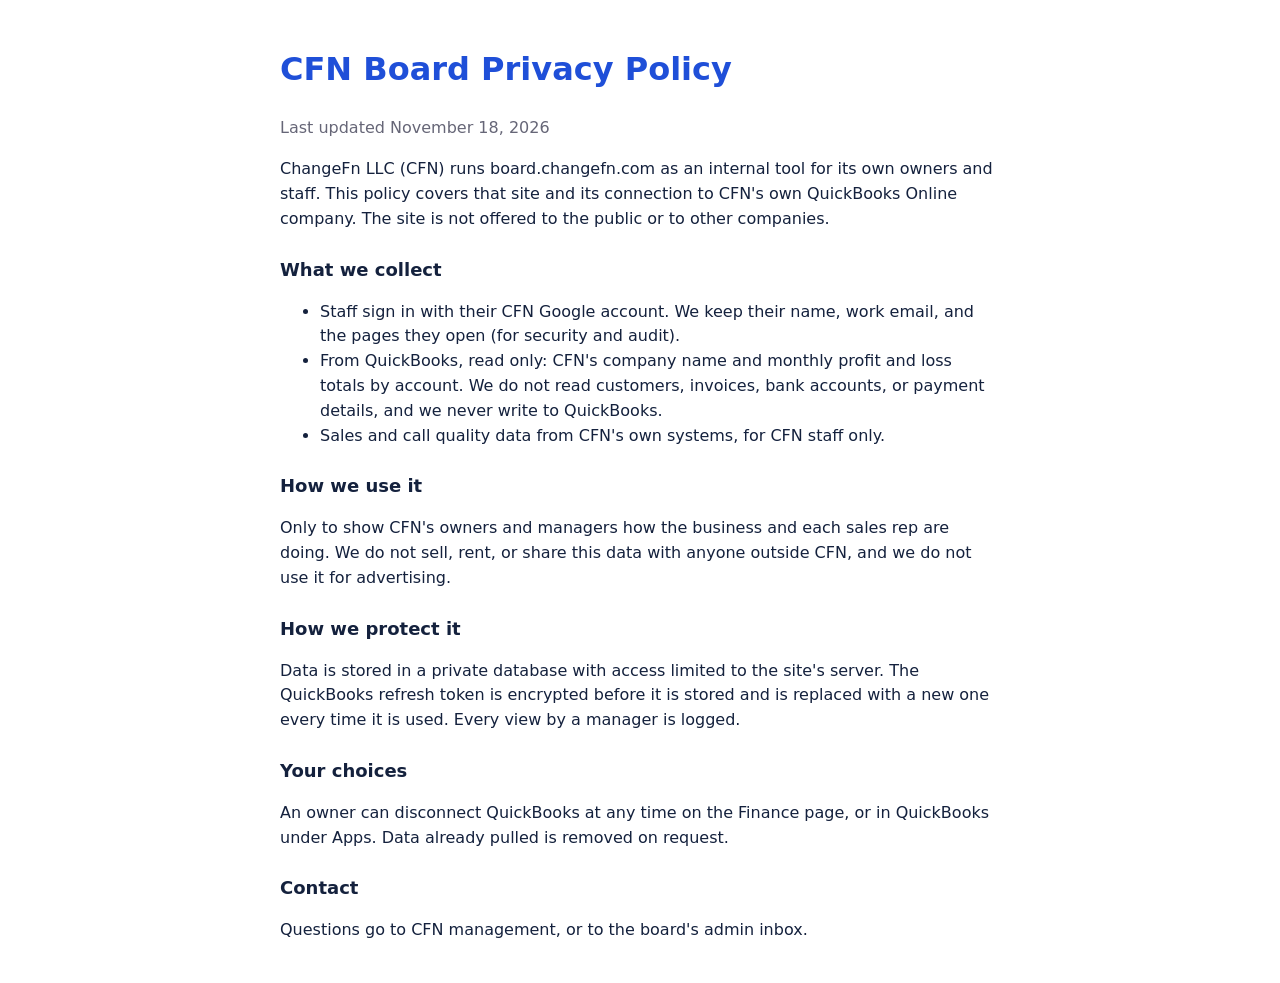
<file: privacy.html>
<!doctype html>
<html lang="en"><head><meta charset="utf-8"><meta name="viewport" content="width=device-width,initial-scale=1"><title>CFN Board Privacy Policy</title>
<style>body{font-family:-apple-system,system-ui,Segoe UI,Roboto,sans-serif;max-width:720px;margin:0 auto;padding:24px 16px;line-height:1.55;color:#14213d;background:#fff}h1{color:#1F4FD8}h2{font-size:18px;margin-top:24px}.when{color:#667}</style></head>
<body><h1>CFN Board Privacy Policy</h1><p class="when">Last updated November 18, 2026</p>
<p>ChangeFn LLC (CFN) runs board.changefn.com as an internal tool for its own owners and staff. This policy covers that site and its connection to CFN's own QuickBooks Online company. The site is not offered to the public or to other companies.</p>
<h2>What we collect</h2><ul><li>Staff sign in with their CFN Google account. We keep their name, work email, and the pages they open (for security and audit).</li><li>From QuickBooks, read only: CFN's company name and monthly profit and loss totals by account. We do not read customers, invoices, bank accounts, or payment details, and we never write to QuickBooks.</li><li>Sales and call quality data from CFN's own systems, for CFN staff only.</li></ul>
<h2>How we use it</h2><p>Only to show CFN's owners and managers how the business and each sales rep are doing. We do not sell, rent, or share this data with anyone outside CFN, and we do not use it for advertising.</p>
<h2>How we protect it</h2><p>Data is stored in a private database with access limited to the site's server. The QuickBooks refresh token is encrypted before it is stored and is replaced with a new one every time it is used. Every view by a manager is logged.</p>
<h2>Your choices</h2><p>An owner can disconnect QuickBooks at any time on the Finance page, or in QuickBooks under Apps. Data already pulled is removed on request.</p>
<h2>Contact</h2><p>Questions go to CFN management, or to the board's admin inbox.</p>
</body></html>
</file>
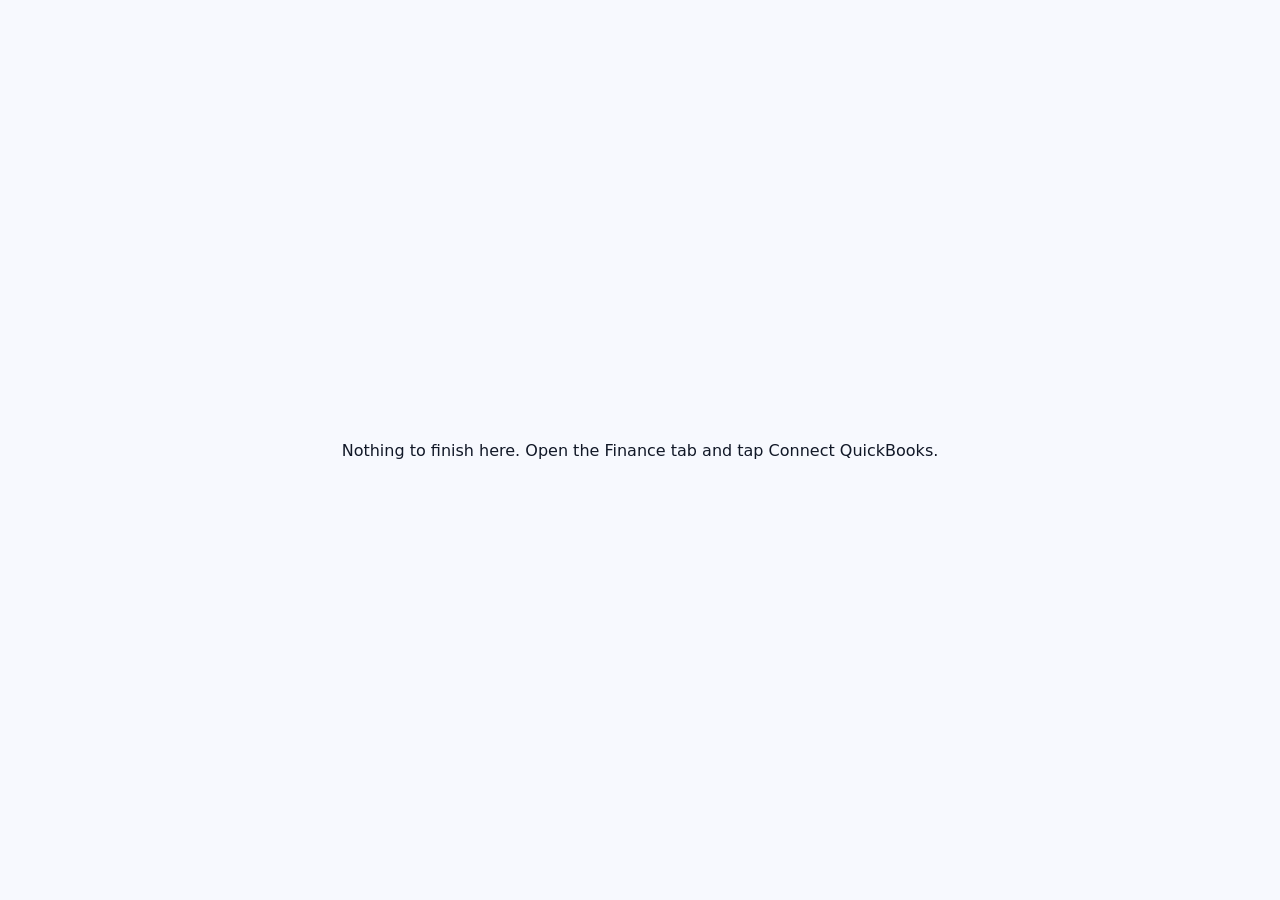
<file: qbo-callback.html>
<!doctype html>
<html lang="en">
<head>
<meta charset="utf-8">
<meta name="viewport" content="width=device-width, initial-scale=1">
<meta name="robots" content="noindex, nofollow">
<meta name="referrer" content="no-referrer">
<meta http-equiv="Content-Security-Policy" content="default-src 'self'; script-src 'self' 'unsafe-inline'; style-src 'unsafe-inline'; base-uri 'none'; form-action 'none'; object-src 'none'">
<title>Connecting QuickBooks</title>
<style>body{margin:0;font-family:Inter,system-ui,sans-serif;background:#F7F9FE;color:#111827;display:flex;align-items:center;justify-content:center;min-height:100vh}p{font-size:16px}</style>
</head>
<body>
<p id="msg">Finishing the QuickBooks connection…</p>
<script src="config.js"></script>
<script>
// Intuit sends the owner back here (the redirect URI on the Intuit app, same host as the board). This page only forwards
// Intuit's query string (code, state, realmId) to the board function, which checks the state and swaps the code for tokens,
// then sends the owner to the Finance tab. Nothing is stored or read here.
(() => {
  const q = location.search || "";
  if (!/[?&]state=/.test(q)) { document.getElementById("msg").textContent = "Nothing to finish here. Open the Finance tab and tap Connect QuickBooks."; return; }
  location.replace(window.BOARD_API + "/qbo/callback" + q);
})();
</script>
</body>
</html>
</file>
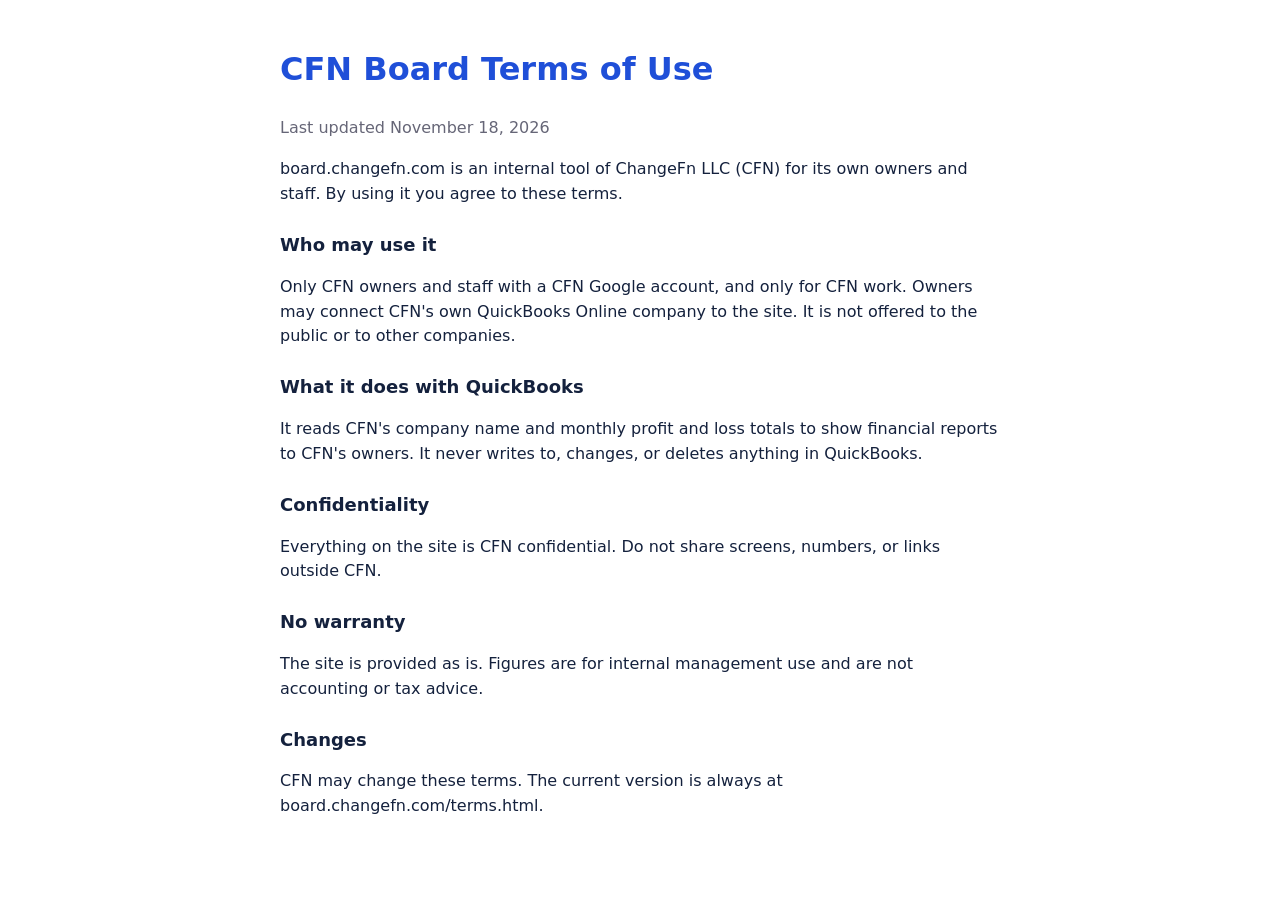
<file: terms.html>
<!doctype html>
<html lang="en"><head><meta charset="utf-8"><meta name="viewport" content="width=device-width,initial-scale=1"><title>CFN Board Terms of Use</title>
<style>body{font-family:-apple-system,system-ui,Segoe UI,Roboto,sans-serif;max-width:720px;margin:0 auto;padding:24px 16px;line-height:1.55;color:#14213d;background:#fff}h1{color:#1F4FD8}h2{font-size:18px;margin-top:24px}.when{color:#667}</style></head>
<body><h1>CFN Board Terms of Use</h1><p class="when">Last updated November 18, 2026</p>
<p>board.changefn.com is an internal tool of ChangeFn LLC (CFN) for its own owners and staff. By using it you agree to these terms.</p>
<h2>Who may use it</h2><p>Only CFN owners and staff with a CFN Google account, and only for CFN work. Owners may connect CFN's own QuickBooks Online company to the site. It is not offered to the public or to other companies.</p>
<h2>What it does with QuickBooks</h2><p>It reads CFN's company name and monthly profit and loss totals to show financial reports to CFN's owners. It never writes to, changes, or deletes anything in QuickBooks.</p>
<h2>Confidentiality</h2><p>Everything on the site is CFN confidential. Do not share screens, numbers, or links outside CFN.</p>
<h2>No warranty</h2><p>The site is provided as is. Figures are for internal management use and are not accounting or tax advice.</p>
<h2>Changes</h2><p>CFN may change these terms. The current version is always at board.changefn.com/terms.html.</p>
</body></html>
</file>
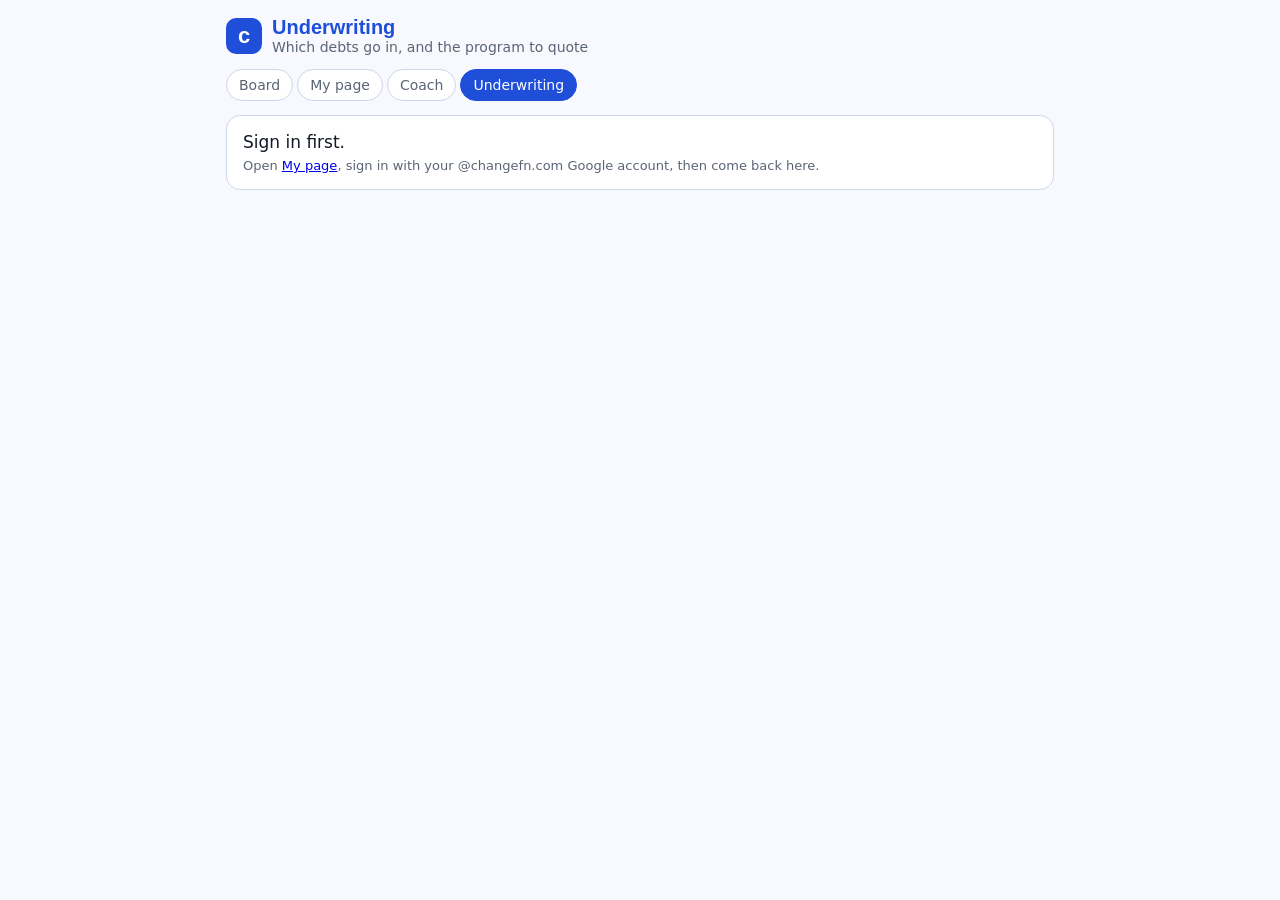
<file: underwriting.html>
<!doctype html>
<html lang="en">
<head>
<meta charset="utf-8">
<meta name="viewport" content="width=device-width, initial-scale=1">
<meta name="robots" content="noindex, nofollow">
<meta name="referrer" content="no-referrer">
<!-- connect-src 'self' only: the page reads its rules from this site and can never send a credit pull anywhere. -->
<meta http-equiv="Content-Security-Policy" content="default-src 'self'; script-src 'self'; worker-src 'self'; style-src 'self' 'unsafe-inline' https://fonts.googleapis.com; font-src https://fonts.gstatic.com; img-src 'self' data:; connect-src 'self'; base-uri 'none'; form-action 'none'; object-src 'none'">
<title>CFN Underwriting</title>
<link rel="stylesheet" href="https://fonts.googleapis.com/css2?family=Inter:wght@400;500;700&family=Quicksand:wght@500;700&display=swap">
<link rel="icon" href="logo.svg" type="image/svg+xml">
<link rel="stylesheet" href="board.css?v=75b227b-1795117482">
<style>
.wrap{max-width:860px}
[hidden]{display:none !important}
button.go{background:var(--blue);color:#fff;border:0;border-radius:8px;padding:8px 14px;font:inherit;cursor:pointer}
button.go.ghost{background:#fff;color:var(--blue);border:1px solid var(--blue)}
button.go.small{padding:5px 10px;font-size:12.5px}
button.link{background:none;border:0;color:var(--muted);font:inherit;font-size:13px;cursor:pointer;text-decoration:underline;padding:0}
.f{padding:7px 9px;border:1px solid var(--line);border-radius:8px;font:inherit;font-size:14px;width:100%;box-sizing:border-box;background:#fff}
textarea.f{min-height:90px;resize:vertical}
.priv{background:var(--tint);border-radius:10px;padding:9px 12px;font-size:13px;margin:0 0 12px}
.actions{display:flex;gap:8px;align-items:center;flex-wrap:wrap;margin:10px 0 0}
.acct{display:grid;grid-template-columns:minmax(0,2.2fr) minmax(0,1.1fr) minmax(0,1.6fr) auto;gap:6px 8px;align-items:center;padding:10px 0;border-bottom:1px solid var(--tint)}
.acct .flags{display:flex;gap:10px;flex-wrap:wrap;font-size:13px;color:var(--muted);grid-column:1 / -1}
.acct .flags label{display:flex;gap:4px;align-items:center;cursor:pointer}
.acct .verdict{grid-column:1 / -1;font-size:13px}
.acct.out .f,.acct.aside .f{color:var(--muted)}
.acct [data-del]{justify-self:end}
.pill{display:inline-block;border-radius:999px;padding:1px 9px;font-size:12px;font-weight:700;margin-right:6px}
.pill.in{background:#E7F6EC;color:#16794A} .pill.out{background:#FDECEC;color:#B42318} .pill.aside{background:#EEF1F6;color:#5B6478} .pill.check{background:#FFF4E5;color:#B45309}
.big{font-family:Quicksand,Inter,sans-serif;font-size:44px;font-weight:700;color:var(--blue);line-height:1.1}
.res{display:grid;grid-template-columns:repeat(3,minmax(0,1fr));gap:10px;margin:8px 0}
.mini{background:var(--tint);border-radius:10px;padding:10px} .mini .k{font-size:12px;color:var(--muted)} .mini .v{font-size:22px;font-weight:700;color:var(--blue);font-family:Quicksand,Inter,sans-serif}
.warn{color:#B42318;font-size:14px;margin:4px 0}
.rules{margin:6px 0 0;padding-left:18px;font-size:14px;line-height:1.5} .rules li{margin:3px 0}
table.bands{width:100%;border-collapse:collapse;font-size:14px} table.bands td,table.bands th{padding:5px 4px;border-bottom:1px solid var(--tint);text-align:left} table.bands th{color:var(--muted);font-weight:500;font-size:12px}
table.bands tr.on td{background:var(--tint);font-weight:700}
.dq{font-size:28px;color:#B42318;font-weight:700;font-family:Quicksand,Inter,sans-serif}
@media (max-width:640px){.acct{grid-template-columns:1fr 1fr}.acct .cr{grid-column:1 / -1}.res{grid-template-columns:1fr 1fr}.big{font-size:36px}}
</style>
</head>
<body>
<div class="wrap">
  <header><div class="brand"><div class="mark" aria-label="ChangeFN">c</div><div><h1>Underwriting</h1><div class="date">Which debts go in, and the program to quote</div></div></div></header>
  <nav class="nav"><a href="/">Board</a><a href="/me">My page</a><a href="/coach">Coach</a><a href="/underwriting" aria-current="page">Underwriting</a></nav>

  <section class="card" id="gate" hidden>
    <p style="margin:0 0 6px;font-size:17px">Sign in first.</p>
    <p class="note" style="margin:0">Open <a href="/me">My page</a>, sign in with your @changefn.com Google account, then come back here.</p>
  </section>

  <div id="app" hidden>
    <section class="card" style="margin-bottom:14px">
      <p class="label"><span>1. The credit pull</span></p>
      <label class="note" style="display:block;margin:0 0 10px">Client's state <select class="f" id="state" style="width:auto;margin-left:6px"><option value="">Pick...</option></select></label>
      <p class="priv"><b>Private:</b> the PDF and the text are read on this device only. Nothing is uploaded, sent, or saved, not even to CFN. Tap Clear when you're done.</p>
      <div class="actions" style="margin-top:0">
        <button class="go" id="pick" type="button">Upload credit pull PDF</button>
        <input type="file" id="pdf" accept="application/pdf,.pdf" tabindex="-1" aria-hidden="true" style="position:absolute;width:1px;height:1px;opacity:0;pointer-events:none">
        <span id="pdfMsg" class="note"></span>
      </div>
      <p class="note" style="margin:12px 0 4px">Or paste the pull's text (copy the accounts part of the report):</p>
      <textarea id="paste" class="f" placeholder="CAPITAL ONE  Balance $4,512  Payment $135&#10;DISCOVER BANK  $2,300"></textarea>
      <div class="actions"><button class="go small" id="readPaste">Read pasted text</button><button class="go ghost small" id="addRow">Add an account by hand</button><button class="link" id="clear">Clear everything</button></div>
    </section>

    <section class="card" style="margin-bottom:14px" id="acctCard" hidden>
      <p class="label"><span>2. Check each account</span><span id="acctN"></span></p>
      <p class="note" style="margin:0 0 4px">Fix anything the reader got wrong. The type decides if it can go in.</p>
      <div id="accts"></div>
    </section>

    <section class="card" style="margin-bottom:14px" id="resCard" hidden>
      <p class="label"><span>3. The quote</span></p>
      <div id="result"></div>
    </section>

    <section class="card" style="margin-bottom:14px">
      <p class="label"><span>The 3 rules</span><span>every call</span></p>
      <ol class="rules">
        <li><b>No guaranteed results or outcome promises.</b> Never "guaranteed," a set savings, a settlement amount or date, or a credit score date.</li>
        <li><b>Target payment, then the longest program only.</b> Before any price, ask what monthly payment they could comfortably handle. Quote the program shown above. If it's over their target, remove a credit card (smallest first, two at most). Never requote a shorter length.</li>
        <li><b>Ask for the close, and tell them up front their credit will dip</b> while the accounts are being settled.</li>
      </ol>
    </section>

    <section class="card">
      <p class="label"><span>Program length by enrolled debt</span><span id="listDate"></span></p>
      <table class="bands"><thead><tr><th>Enrolled debt</th><th>Program to quote</th></tr></thead><tbody id="bands"></tbody></table>
      <p class="note" style="margin:8px 0 0" id="ruleNote"></p>
      <details style="margin-top:10px"><summary class="note" style="cursor:pointer">Creditors Cordoba won't take (<span id="exN"></span>)</summary><p class="note" style="margin:6px 0 0;line-height:1.6" id="exList"></p></details>
      <details style="margin-top:6px"><summary class="note" style="cursor:pointer">Other Cordoba requirements</summary><ul class="rules" id="reqList"></ul></details>
    </section>
  </div>
</div>
<script type="module" src="underwriting-page.js?v=75b227b-1795117482"></script>
</body>
</html>
</file>
<file: board.css>
:root{--blue:#1F4FD8;--blue-dark:#173CA6;--tint:#F2F5FD;--line:#CDD6EA;--ink:#111827;--muted:#5B6475;--win:#16A34A;--gold:#D4A017;--card:#FFFFFF;--bg:#F7F9FE}
*{box-sizing:border-box}
html,body{margin:0;background:var(--bg);color:var(--ink);font-family:Inter,system-ui,sans-serif;-webkit-font-smoothing:antialiased}
h1,h2,.num{font-family:Quicksand,Inter,sans-serif}
.wrap{max-width:1100px;margin:0 auto;padding:16px}
header{display:flex;align-items:center;justify-content:space-between;gap:12px;margin-bottom:14px}
header .brand{display:flex;align-items:center;gap:10px}
header img{height:34px;width:auto}
header h1{font-size:20px;margin:0;color:var(--blue);font-weight:700}
header .date{color:var(--muted);font-size:14px}
.live{font-size:12px;color:var(--win);display:flex;align-items:center;gap:6px}
.live i{width:8px;height:8px;border-radius:50%;background:var(--win);display:inline-block;animation:pulse 2s infinite}
.live.stale{color:var(--muted)} .live.stale i{background:var(--muted);animation:none}
@keyframes pulse{0%{box-shadow:0 0 0 0 rgba(22,163,74,.5)}70%{box-shadow:0 0 0 8px rgba(22,163,74,0)}100%{box-shadow:0 0 0 0 rgba(22,163,74,0)}}
.banner{background:var(--blue);color:#fff;border-radius:14px;padding:14px 16px;margin-bottom:14px;font-size:16px;display:flex;gap:10px;align-items:center;min-height:52px}
.banner b{font-weight:700}
.banner.idle{background:var(--tint);color:var(--blue)}
.grid{display:grid;grid-template-columns:repeat(auto-fit,minmax(280px,1fr));gap:14px;margin-bottom:14px}
.card{background:var(--card);border:1px solid var(--line);border-radius:14px;padding:16px}
.label{font-size:13px;color:var(--muted);margin:0 0 8px;display:flex;justify-content:space-between;gap:8px}
.big{font-size:34px;font-weight:700;line-height:1.1}
.sub{font-size:14px;color:var(--muted);font-weight:500}
.bar{position:relative;height:18px;background:var(--tint);border-radius:9px;overflow:hidden;margin:10px 0 6px}
.bar .fill{height:100%;background:var(--blue);border-radius:9px;transition:width .8s ease}
.bar .fill.hit{background:var(--win)}
.bar .pace{position:absolute;top:-2px;bottom:-2px;width:3px;background:var(--ink);border-radius:2px}
.note{font-size:13px;color:var(--muted)}
.tabs{display:flex;gap:6px}
.tabs button{border:1px solid var(--line);background:#fff;color:var(--muted);border-radius:8px;padding:4px 10px;font:inherit;font-size:13px;cursor:pointer}
.tabs button[aria-pressed=true]{background:var(--blue);color:#fff;border-color:var(--blue)}
ol.leaders,ul.feed{list-style:none;margin:0;padding:0}
ol.leaders li,ul.feed li{display:flex;justify-content:space-between;align-items:center;padding:8px 0;border-bottom:1px solid var(--tint);font-size:15px}
ol.leaders li:last-child,ul.feed li:last-child{border-bottom:0}
.rank{display:inline-block;width:26px;color:var(--muted)}
.crown{color:var(--gold)}
.when{font-size:12px;color:var(--muted)}
.empty{color:var(--muted);font-size:14px;padding:8px 0}
.pipe{display:grid;grid-template-columns:repeat(auto-fit,minmax(110px,1fr));gap:10px;margin-top:12px}
.pipe div{background:var(--tint);border-radius:10px;padding:10px}
.pipe .k{font-size:12px;color:var(--muted)} .pipe .v{font-size:22px;font-weight:700;color:var(--blue)}
.err{background:#FEF2F2;color:#991B1B;border:1px solid #FECACA;border-radius:12px;padding:14px;margin:20px 0}
.overlay{position:fixed;inset:0;background:rgba(23,60,166,.92);color:#fff;display:none;align-items:center;justify-content:center;text-align:center;z-index:50;padding:24px}
.overlay.show{display:flex}
.overlay h2{font-size:clamp(32px,6vw,72px);margin:0 0 10px}
.overlay p{font-size:clamp(16px,2.5vw,26px);margin:0}
.sr{position:absolute;width:1px;height:1px;overflow:hidden;clip:rect(0 0 0 0)}
@media (max-width:480px){.big{font-size:28px}.pipe{grid-template-columns:repeat(2,minmax(0,1fr))}}
/* TV mode: bigger, two columns, no scrolling on a 16:9 screen */
body.tv .wrap{max-width:none;padding:24px 32px}
body.tv header h1{font-size:32px} body.tv header img{height:52px} body.tv .date{font-size:20px}
body.tv .banner{font-size:26px;min-height:76px}
body.tv .big{font-size:56px} body.tv .label{font-size:18px} body.tv .note{font-size:18px}
body.tv ol.leaders li,body.tv ul.feed li{font-size:24px;padding:10px 0}
body.tv .bar{height:28px;border-radius:14px}
body.tv .grid{grid-template-columns:1fr 1fr}
@media (prefers-reduced-motion:reduce){.live i{animation:none}.bar .fill{transition:none}}
body.tv .sub{font-size:22px} body.tv .when{font-size:18px} body.tv .tabs button{font-size:18px;padding:6px 14px} body.tv .live{font-size:18px}
body.tv ul.feed li:nth-child(n+9){display:none}

body.tv .tvhide{display:none}

.nav{display:flex;gap:4px;margin:0 0 14px;flex-wrap:wrap}
.nav a{padding:7px 12px;border-radius:999px;font-size:14px;color:var(--muted);text-decoration:none;border:1px solid var(--line);background:var(--card)}
.nav a[aria-current=page]{background:var(--blue);color:#fff;border-color:var(--blue)}
body.tv .nav{display:none}
.fp{display:grid;grid-template-columns:1fr 1fr;gap:10px;margin-top:10px}
.fp > div{background:var(--tint);border-radius:10px;padding:10px}
.fp .k{font-size:12px;color:var(--muted)} .fp .v{font-size:22px;font-weight:700;color:var(--blue)}
.brand .mark{width:36px;height:36px;flex:0 0 36px;border-radius:10px;background:var(--blue);color:#fff;font:700 22px/36px Quicksand,Inter,sans-serif;text-align:center}
body.tv .brand .mark{width:54px;height:54px;flex-basis:54px;border-radius:14px;font-size:32px;line-height:54px}
.size{color:var(--blue);font-weight:700;margin-left:4px}
.spot{display:flex;gap:12px;align-items:center;background:linear-gradient(135deg,#FFF6DB,#FFEFC2);border:1px solid #F3D98A;border-radius:12px;padding:10px 14px;margin:2px 0 10px}
.spot .crown{font-size:30px;line-height:1}
.spot .k{font-size:11px;text-transform:uppercase;letter-spacing:.8px;color:#8A6200;font-weight:700}
.spot .who{font:700 20px Quicksand,Inter,sans-serif;color:var(--ink)}
.spot .what{font-size:13px;color:var(--muted)}
body.tv .spot .who{font-size:30px} body.tv .spot .what{font-size:18px} body.tv .spot .crown{font-size:44px}
.hdr-right{display:flex;flex-direction:column;align-items:flex-end;gap:6px}
.signout{background:none;border:0;color:var(--muted);font:inherit;font-size:13px;cursor:pointer;text-decoration:underline;padding:0}
[hidden]{display:none !important}

.label.sec{margin-top:16px}
.clickhint{color:var(--blue);font-size:12px}
.pipe .tip,.fp .tip{font-size:11.5px;color:var(--muted);margin-top:4px;line-height:1.35}
.pipe .v small,.fp .v small{font-size:13px;color:var(--muted);font-weight:600;margin-left:4px}
.funnel > div{position:relative}
@media (min-width:700px){.funnel > div:not(:last-child)::after{content:"\2192";position:absolute;right:-9px;top:50%;transform:translateY(-50%);color:var(--line);font-size:14px;background:transparent}}
.funnel .lost .v{color:#C62828}
.neg{color:#C62828}
.ok{color:var(--win);font-weight:700}
body.can-click [data-set]{cursor:pointer;transition:box-shadow .15s}
body.can-click .pipe > [data-set]:hover,body.can-click .fp > [data-set]:hover,body.can-click .card[data-set]:hover{box-shadow:0 0 0 2px var(--blue) inset}
body.can-click li[data-set]:hover{background:var(--tint)}
body.can-click .tip[data-set]{text-decoration:underline dotted}
.panel{position:fixed;inset:0;background:rgba(17,24,39,.45);z-index:60;display:flex;align-items:center;justify-content:center;padding:16px}
.pbox{background:#fff;border-radius:16px;max-width:1000px;width:100%;max-height:88vh;display:flex;flex-direction:column;padding:16px}
.phead{display:flex;justify-content:space-between;align-items:center;gap:10px}
.phead h2{margin:0;font-size:18px;color:var(--ink)}
.phead button{border:0;background:var(--tint);border-radius:50%;width:34px;height:34px;font-size:22px;line-height:34px;cursor:pointer;color:var(--ink)}
.ptable{overflow:auto;margin-top:10px}
.ptable table{width:100%;border-collapse:collapse;font-size:13.5px}
.ptable th,.ptable td{text-align:left;padding:7px 8px;border-bottom:1px solid var(--tint);white-space:nowrap}
.ptable th{color:var(--muted);font-weight:500;font-size:12px;position:sticky;top:0;background:#fff}
body.noscroll{overflow:hidden}
@media (max-width:600px){.panel{padding:0}.pbox{border-radius:0;max-height:none;height:100%}}
.pnote a.full,#pnSum a.full{color:var(--blue);font-weight:600}
.stick{color:var(--win);font-weight:600}
.pswitch{margin:0 0 14px;justify-content:flex-start}
.pswitch button{font-size:15px;font-weight:600;padding:8px 16px;border-radius:10px;flex:0 1 auto}
@media (max-width:480px){.pswitch button{flex:1 1 0;padding:9px 6px}}
body.tv .pswitch button{font-size:20px;padding:8px 18px}
</file>
<file: coach.css>
/* CFN Coach: bubble and full page share these styles. */
.coach-fab{position:fixed;right:18px;bottom:18px;z-index:40;background:var(--blue,#1F4FD8);color:#fff;border:0;border-radius:999px;padding:12px 18px;font:600 15px Inter,system-ui,sans-serif;box-shadow:0 6px 20px rgba(31,79,216,.35);cursor:pointer}
.coach-panel{position:fixed;right:18px;bottom:18px;z-index:45;width:min(440px,calc(100vw - 24px));height:min(680px,calc(100vh - 36px));background:#fff;border:1px solid #CDD6EA;border-radius:18px;box-shadow:0 18px 50px rgba(17,24,39,.25);display:flex;overflow:hidden}
@media (max-width:600px){.coach-panel{inset:0;width:auto;height:auto;border-radius:0;right:0;bottom:0}}
.cc{font-family:Inter,system-ui,sans-serif;color:#111827} .cc,.cc *{box-sizing:border-box}
.cc-main{flex:1;display:flex;flex-direction:column;min-width:0;background:#fff}
.cc-top{display:flex;align-items:center;gap:10px;padding:12px 14px;border-bottom:1px solid #EEF1F8}
.cc-title{flex:1;font:700 16px Quicksand,Inter,sans-serif;white-space:nowrap;overflow:hidden;text-overflow:ellipsis}
.cc-tools{display:flex;gap:4px}
.cc-top button{border:0;background:transparent;font-size:18px;cursor:pointer;color:#5B6475;border-radius:8px;padding:4px 8px}
.cc-top button:hover,.cc-top button.on{background:#F2F5FD;color:#1F4FD8}
.cc-log{flex:1;overflow-y:auto;padding:18px 16px 8px;display:flex;flex-direction:column;gap:14px}
.cc-empty{margin:auto 0;text-align:center;padding:10px}
.cc-empty h2{font:700 22px Quicksand,Inter,sans-serif;margin:0 0 6px}
.cc-empty p{color:#5B6475;margin:0 0 16px}
.cc-chips{display:flex;flex-wrap:wrap;gap:8px;justify-content:center}
.cc-chips button{border:1px solid #CDD6EA;background:#fff;border-radius:12px;padding:9px 12px;font:14px Inter,system-ui,sans-serif;cursor:pointer;text-align:left;color:#111827}
.cc-chips button:hover{border-color:#1F4FD8;background:#F2F5FD}
.cc-msg{max-width:100%}
.cc-msg.me{align-self:flex-end;max-width:85%}
.cc-msg.me .cc-body{background:#F2F5FD;border-radius:18px;padding:10px 14px;white-space:pre-wrap;line-height:1.45}
.cc-msg.bot .cc-body{line-height:1.55;font-size:15px}
.cc-msg.err .cc-body{color:#991B1B}
.cc-body p{margin:0 0 8px} .cc-body p:last-child{margin-bottom:0}
.cc-body ul,.cc-body ol{margin:4px 0 8px;padding-left:22px} .cc-body li{margin:2px 0}
.cc-body blockquote{margin:6px 0 10px;padding:8px 12px;border-left:3px solid #1F4FD8;background:#F7F9FE;border-radius:0 10px 10px 0}
.cc-body code{background:#F2F5FD;padding:1px 5px;border-radius:5px}
.cc-sources{display:flex;flex-wrap:wrap;gap:6px;margin-top:8px}
.cc-sources span{font-size:11.5px;color:#1F4FD8;background:#F2F5FD;border-radius:999px;padding:3px 9px}
.cc-sources span::before{content:"From: "}
.cc-actions{display:flex;gap:2px;margin-top:6px;opacity:.75}
.cc-msg:hover .cc-actions{opacity:1}
.cc-actions button{border:0;background:transparent;color:#5B6475;font:12.5px Inter,system-ui,sans-serif;padding:4px 7px;border-radius:7px;cursor:pointer}
.cc-actions button:hover,.cc-thumb.on{background:#F2F5FD;color:#1F4FD8}
.cc-dots{display:inline-flex;gap:4px} .cc-dots i{width:7px;height:7px;border-radius:50%;background:#9AA3B5;animation:ccb 1.2s infinite} .cc-dots i:nth-child(2){animation-delay:.15s} .cc-dots i:nth-child(3){animation-delay:.3s}
@keyframes ccb{0%,80%,100%{opacity:.3;transform:translateY(0)}40%{opacity:1;transform:translateY(-3px)}}
.cc-practice-bar{display:flex;align-items:center;justify-content:space-between;gap:10px;background:#FFF6DB;border:1px solid #F3D98A;border-radius:12px;padding:8px 12px;font-size:13.5px}
.cc-practice-bar button{border:0;background:#1F4FD8;color:#fff;border-radius:9px;padding:7px 12px;font:600 13px Inter,system-ui,sans-serif;cursor:pointer}
.cc-form{padding:10px 14px 12px;border-top:1px solid #EEF1F8}
.cc-box{display:flex;align-items:flex-end;gap:6px;border:1px solid #CDD6EA;border-radius:20px;padding:6px 6px 6px 14px;background:#fff}
.cc-box:focus-within{border-color:#1F4FD8;box-shadow:0 0 0 3px rgba(31,79,216,.12)}
.cc-box textarea{flex:1;border:0;outline:0;resize:none;font:15px/1.45 Inter,system-ui,sans-serif;padding:6px 0;max-height:200px;background:transparent}
.cc-mic,.cc-send{border:0;width:36px;height:36px;border-radius:50%;cursor:pointer;font-size:16px;flex:0 0 36px}
.cc-mic{background:#F2F5FD;color:#1F4FD8} .cc-mic.on{background:#DC2626;color:#fff;animation:ccp 1.2s infinite}
@keyframes ccp{50%{box-shadow:0 0 0 6px rgba(220,38,38,.2)}}
.cc-send{background:#1F4FD8;color:#fff;font-weight:700} .cc-send.stop{background:#111827}
.cc-hint{font-size:11.5px;color:#9AA3B5;margin-top:6px;text-align:center}
@media (max-width:600px){.cc-hint{display:none}}
/* Full page */
body.coach-page{margin:0;height:100vh;overflow:hidden;background:#fff}
#coach{display:flex;height:100vh}
.cc-side{width:270px;flex:0 0 270px;background:#F7F9FE;border-right:1px solid #EEF1F8;display:flex;flex-direction:column;padding:12px;gap:8px}
.cc-side > button{border:1px solid #CDD6EA;background:#fff;border-radius:12px;padding:10px 12px;font:600 14px Inter,system-ui,sans-serif;cursor:pointer;text-align:left;color:#111827}
.cc-side > button.cc-new{background:#1F4FD8;color:#fff;border-color:#1F4FD8}
.cc-list{flex:1;overflow-y:auto;margin-top:6px}
.cc-group{font-size:11.5px;color:#9AA3B5;text-transform:uppercase;letter-spacing:.6px;margin:12px 6px 4px}
.cc-item{display:flex;align-items:center;border-radius:10px}
.cc-item.on,.cc-item:hover{background:#E9EEFB}
.cc-name{flex:1;min-width:0;border:0;background:transparent;text-align:left;padding:8px 8px;font:14px Inter,system-ui,sans-serif;white-space:nowrap;overflow:hidden;text-overflow:ellipsis;cursor:pointer;color:#111827}
.cc-mini{border:0;background:transparent;cursor:pointer;opacity:0;padding:4px;font-size:13px}
.cc-item:hover .cc-mini{opacity:.7}
.cc-side-foot{font-size:11.5px;color:#9AA3B5;line-height:1.4}
.cc-menu{display:none}
#coach .cc-log,#coach .cc-form{width:100%;max-width:820px;margin:0 auto}
@media (max-width:760px){
  .cc-side{position:fixed;inset:0 25% 0 0;z-index:5;transform:translateX(-105%);transition:transform .2s;box-shadow:0 0 40px rgba(0,0,0,.2)}
  #coach.cc-side-open .cc-side{transform:none}
  .cc-menu{display:inline-block}
}
.cc-back{color:#1F4FD8;font-weight:600;text-decoration:none;font-size:13px}
.cc-sources span.gen{color:#5B6475;background:#F1F2F6}
.cc-sources span.gen::before{content:""}
</file>
